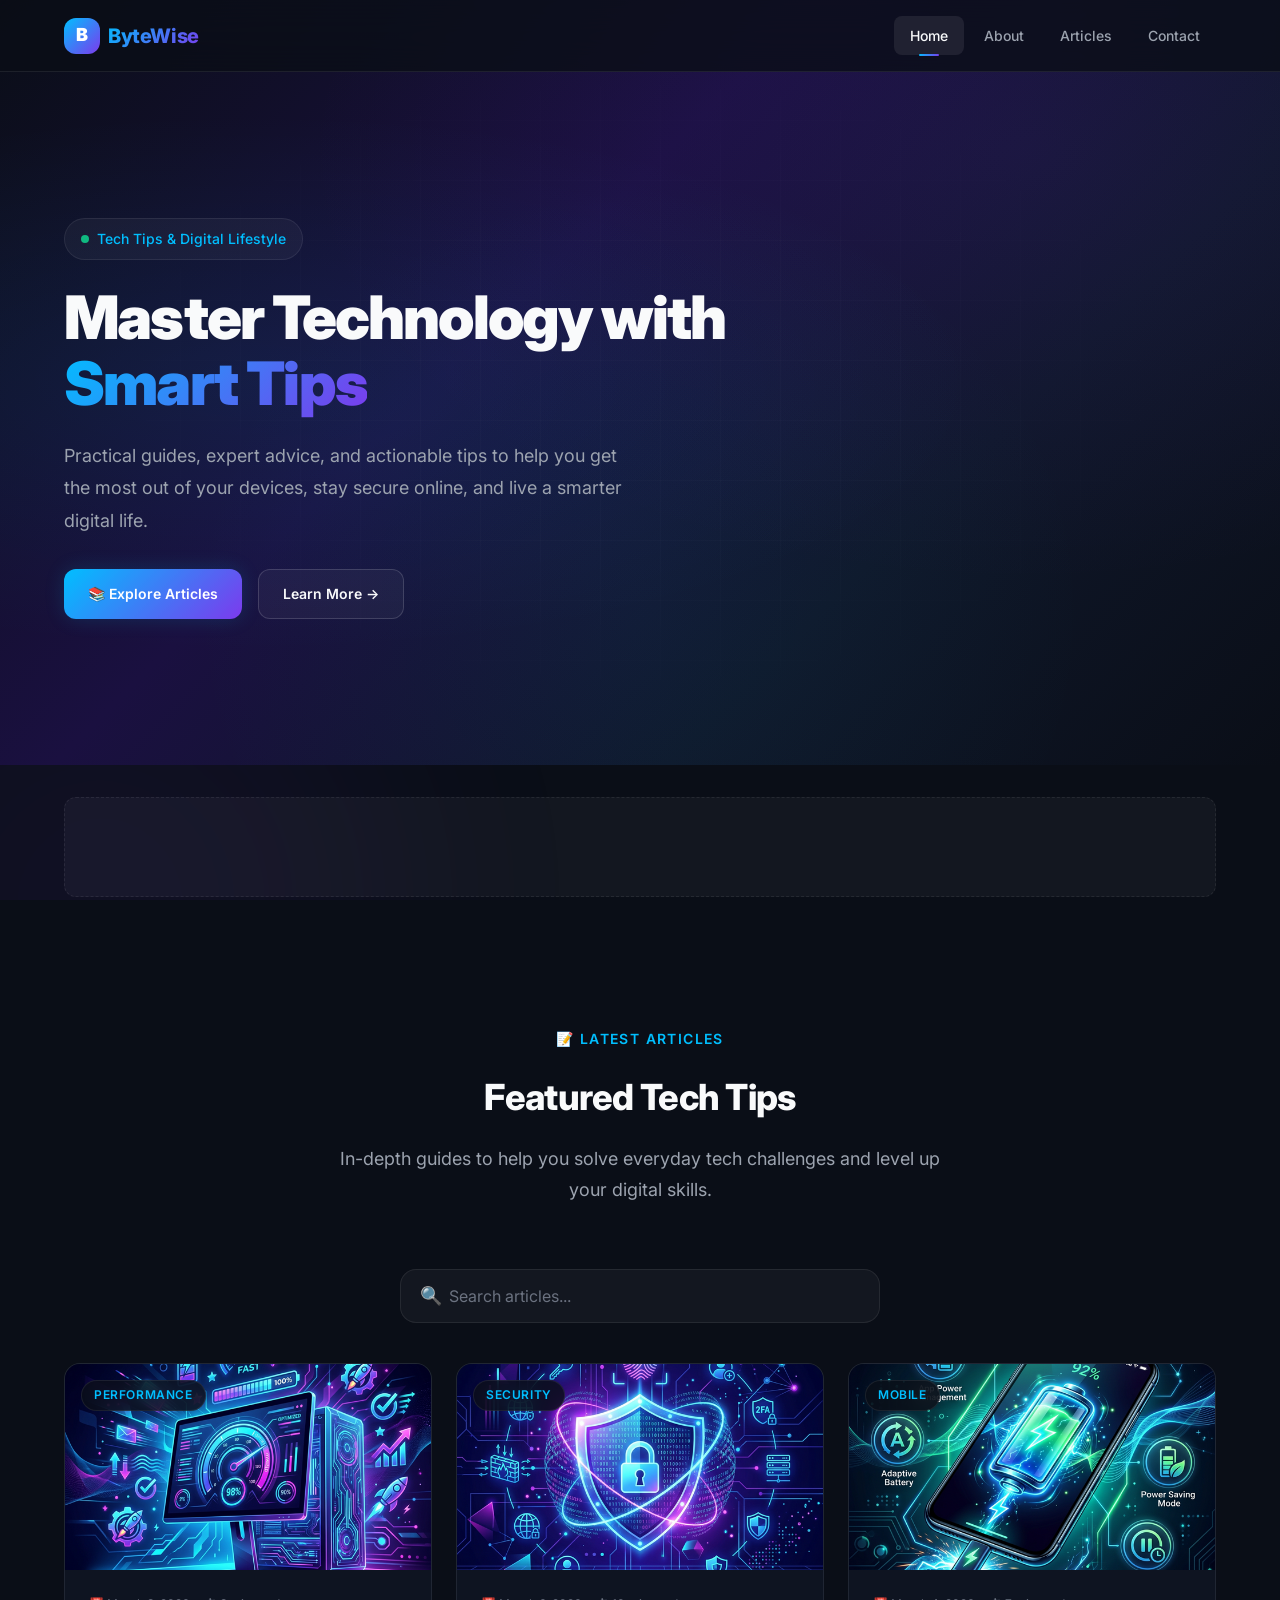
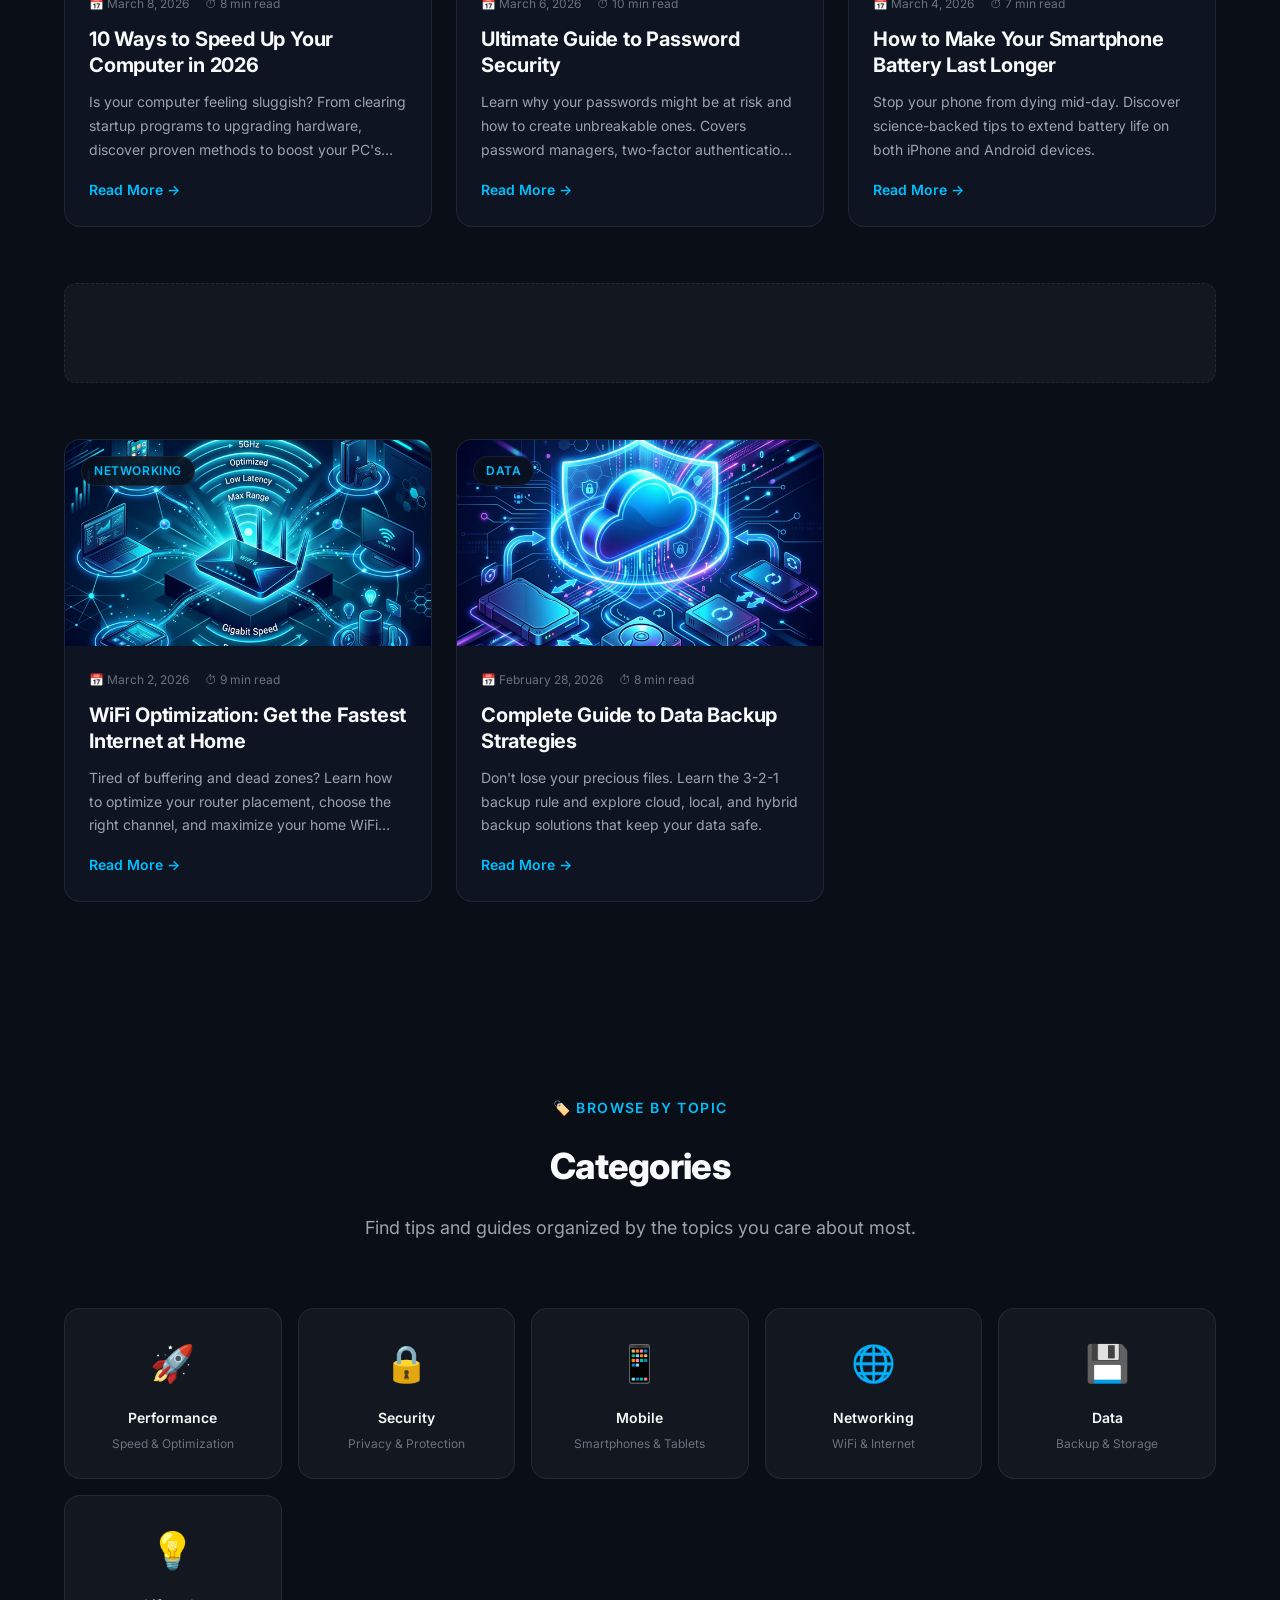
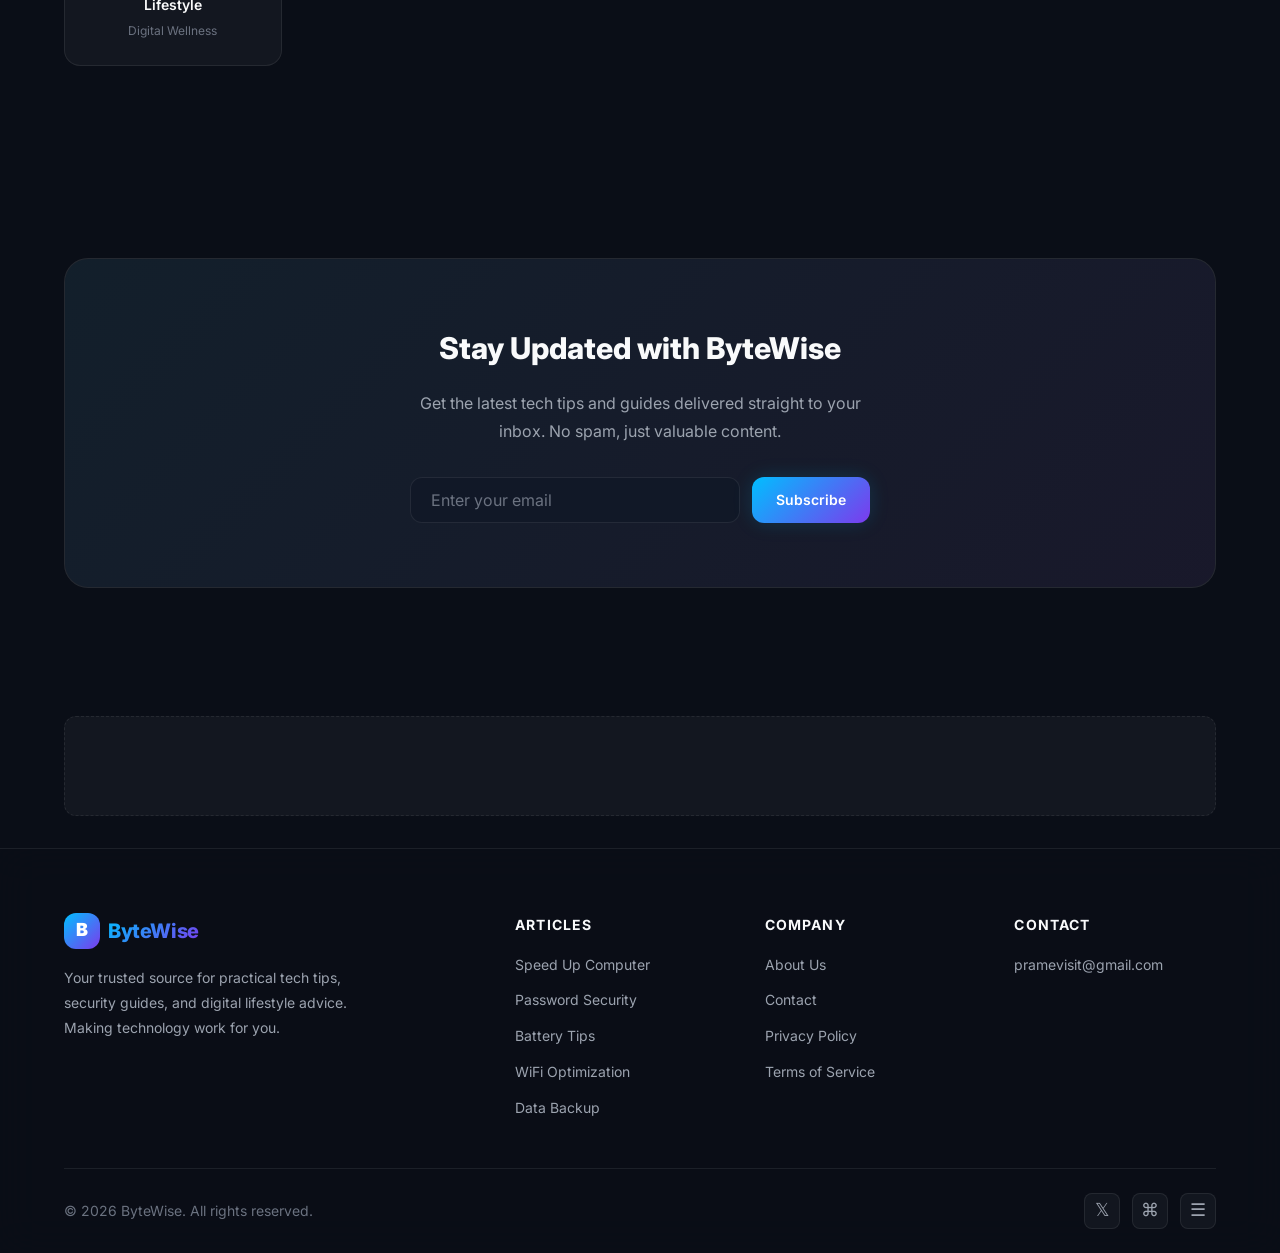
<file: index.html>
<!DOCTYPE html>
<html lang="en">

<head>
  <meta charset="UTF-8">
  <meta name="viewport" content="width=device-width, initial-scale=1.0">
  <title>ByteWise — Smart Tech Tips for Everyday Life</title>
  <meta name="description"
    content="ByteWise delivers practical tech tips, digital lifestyle guides, and expert advice to help you get the most out of your devices. Learn how to speed up your computer, secure your passwords, optimize WiFi, and more.">
  <meta name="keywords"
    content="tech tips, computer tips, smartphone tips, digital lifestyle, technology guides, WiFi optimization, password security, data backup">
  <meta name="author" content="ByteWise">
  <meta name="robots" content="index, follow">
  <meta name="google-site-verification" content="SlWyN3oz9Paq2HHYGo31rOFZ1ajq1xb7T689OpySdWM" />
  <link rel="canonical" href="https://bytewise.com/">

  <!-- Open Graph -->
  <meta property="og:type" content="website">
  <meta property="og:title" content="ByteWise — Smart Tech Tips for Everyday Life">
  <meta property="og:description"
    content="Practical tech tips, digital lifestyle guides, and expert advice to help you master technology.">
  <meta property="og:url" content="https://bytewise.com/">
  <meta property="og:site_name" content="ByteWise">

  <!-- Twitter Card -->
  <meta name="twitter:card" content="summary_large_image">
  <meta name="twitter:title" content="ByteWise — Smart Tech Tips for Everyday Life">
  <meta name="twitter:description"
    content="Practical tech tips, digital lifestyle guides, and expert advice to help you master technology.">

  <!-- Structured Data -->
  <script type="application/ld+json">
  {
    "@context": "https://schema.org",
    "@type": "Blog",
    "name": "ByteWise",
    "description": "Smart tech tips for everyday life",
    "url": "https://bytewise.com/",
    "publisher": {
      "@type": "Organization",
      "name": "ByteWise"
    }
  }
  </script>

  <script async src="https://pagead2.googlesyndication.com/pagead/js/adsbygoogle.js?client=ca-pub-6546957481428602"
    crossorigin="anonymous"></script>
  <link rel="stylesheet" href="css/style.css">
</head>

<body>

  <!-- Background Glow -->
  <div class="bg-glow" aria-hidden="true"></div>

  <!-- Header -->
  <header class="header" id="header">
    <div class="container">
      <a href="index.html" class="logo" aria-label="ByteWise Home">
        <div class="logo-icon">B</div>
        <span>ByteWise</span>
      </a>

      <nav class="nav" id="main-nav" aria-label="Main navigation">
        <a href="index.html" class="active">Home</a>
        <a href="about.html">About</a>
        <a href="articles/speed-up-computer.html">Articles</a>
        <a href="contact.html">Contact</a>
      </nav>

      <button class="mobile-menu-btn" id="mobile-menu-btn" aria-label="Toggle menu" aria-expanded="false">
        <span></span>
        <span></span>
        <span></span>
      </button>
    </div>
  </header>

  <main>
    <!-- Hero Section -->
    <section class="hero" id="hero">
      <div class="hero-grid" aria-hidden="true"></div>
      <div class="container">
        <div class="hero-content">
          <div class="hero-badge">
            <span class="dot"></span>
            Tech Tips &amp; Digital Lifestyle
          </div>
          <h1>
            Master Technology with <span class="gradient-text">Smart Tips</span>
          </h1>
          <p>
            Practical guides, expert advice, and actionable tips to help you get the most out of your devices, stay
            secure online, and live a smarter digital life.
          </p>
          <div class="hero-actions">
            <a href="#articles" class="btn btn--primary">
              📚 Explore Articles
            </a>
            <a href="about.html" class="btn btn--outline">
              Learn More →
            </a>
          </div>
        </div>
      </div>
    </section>

    <!-- Ad Slot: Below Hero -->
    <div class="container">
      <div class="ad-slot" aria-label="Advertisement">
        <!-- AdSense Ad Unit -->
      </div>
    </div>

    <!-- Featured Articles -->
    <section class="section" id="articles">
      <div class="container">
        <div class="section-header fade-in">
          <div class="section-label">📝 Latest Articles</div>
          <h2 class="section-title">Featured Tech Tips</h2>
          <p class="section-desc">In-depth guides to help you solve everyday tech challenges and level up your digital
            skills.</p>
        </div>

        <!-- Search Bar -->
        <div class="search-bar fade-in">
          <span class="search-bar__icon">🔍</span>
          <input type="text" id="search-input" placeholder="Search articles..." aria-label="Search articles">
        </div>

        <div class="articles-grid">
          <!-- Article 1 -->
          <article class="article-card fade-in" id="card-speed-up">
            <div class="article-card__image">
              <img src="images/speed-up-computer.png" alt="10 Ways to Speed Up Your Computer in 2026" loading="lazy"
                width="680" height="383">
              <span class="article-card__category">Performance</span>
            </div>
            <div class="article-card__body">
              <div class="article-card__meta">
                <span>📅 March 8, 2026</span>
                <span>⏱ 8 min read</span>
              </div>
              <h3 class="article-card__title">
                <a href="articles/speed-up-computer.html">10 Ways to Speed Up Your Computer in 2026</a>
              </h3>
              <p class="article-card__excerpt">
                Is your computer feeling sluggish? From clearing startup programs to upgrading hardware, discover proven
                methods to boost your PC's performance dramatically.
              </p>
              <div class="article-card__footer">
                <a href="articles/speed-up-computer.html" class="article-card__read-more">
                  Read More →
                </a>
              </div>
            </div>
          </article>

          <!-- Article 2 -->
          <article class="article-card fade-in" id="card-password">
            <div class="article-card__image">
              <img src="images/password-security.png" alt="Ultimate Guide to Password Security" loading="lazy"
                width="680" height="383">
              <span class="article-card__category">Security</span>
            </div>
            <div class="article-card__body">
              <div class="article-card__meta">
                <span>📅 March 6, 2026</span>
                <span>⏱ 10 min read</span>
              </div>
              <h3 class="article-card__title">
                <a href="articles/password-security.html">Ultimate Guide to Password Security</a>
              </h3>
              <p class="article-card__excerpt">
                Learn why your passwords might be at risk and how to create unbreakable ones. Covers password managers,
                two-factor authentication, and best practices.
              </p>
              <div class="article-card__footer">
                <a href="articles/password-security.html" class="article-card__read-more">
                  Read More →
                </a>
              </div>
            </div>
          </article>

          <!-- Article 3 -->
          <article class="article-card fade-in" id="card-battery">
            <div class="article-card__image">
              <img src="images/smartphone-battery.png" alt="How to Make Your Smartphone Battery Last Longer"
                loading="lazy" width="680" height="383">
              <span class="article-card__category">Mobile</span>
            </div>
            <div class="article-card__body">
              <div class="article-card__meta">
                <span>📅 March 4, 2026</span>
                <span>⏱ 7 min read</span>
              </div>
              <h3 class="article-card__title">
                <a href="articles/smartphone-battery.html">How to Make Your Smartphone Battery Last Longer</a>
              </h3>
              <p class="article-card__excerpt">
                Stop your phone from dying mid-day. Discover science-backed tips to extend battery life on both iPhone
                and Android devices.
              </p>
              <div class="article-card__footer">
                <a href="articles/smartphone-battery.html" class="article-card__read-more">
                  Read More →
                </a>
              </div>
            </div>
          </article>

          <!-- Ad Slot: Between Articles -->
          <div class="ad-slot" style="grid-column: 1 / -1;" aria-label="Advertisement">
            <!-- AdSense Ad Unit -->
          </div>

          <!-- Article 4 -->
          <article class="article-card fade-in" id="card-wifi">
            <div class="article-card__image">
              <img src="images/wifi-optimization.png" alt="WiFi Optimization: Get the Fastest Internet at Home"
                loading="lazy" width="680" height="383">
              <span class="article-card__category">Networking</span>
            </div>
            <div class="article-card__body">
              <div class="article-card__meta">
                <span>📅 March 2, 2026</span>
                <span>⏱ 9 min read</span>
              </div>
              <h3 class="article-card__title">
                <a href="articles/wifi-optimization.html">WiFi Optimization: Get the Fastest Internet at Home</a>
              </h3>
              <p class="article-card__excerpt">
                Tired of buffering and dead zones? Learn how to optimize your router placement, choose the right
                channel, and maximize your home WiFi speed.
              </p>
              <div class="article-card__footer">
                <a href="articles/wifi-optimization.html" class="article-card__read-more">
                  Read More →
                </a>
              </div>
            </div>
          </article>

          <!-- Article 5 -->
          <article class="article-card fade-in" id="card-backup">
            <div class="article-card__image">
              <img src="images/data-backup.png" alt="Complete Guide to Data Backup Strategies" loading="lazy"
                width="680" height="383">
              <span class="article-card__category">Data</span>
            </div>
            <div class="article-card__body">
              <div class="article-card__meta">
                <span>📅 February 28, 2026</span>
                <span>⏱ 8 min read</span>
              </div>
              <h3 class="article-card__title">
                <a href="articles/data-backup.html">Complete Guide to Data Backup Strategies</a>
              </h3>
              <p class="article-card__excerpt">
                Don't lose your precious files. Learn the 3-2-1 backup rule and explore cloud, local, and hybrid backup
                solutions that keep your data safe.
              </p>
              <div class="article-card__footer">
                <a href="articles/data-backup.html" class="article-card__read-more">
                  Read More →
                </a>
              </div>
            </div>
          </article>
        </div>
      </div>
    </section>

    <!-- Categories Section -->
    <section class="section" id="categories">
      <div class="container">
        <div class="section-header fade-in">
          <div class="section-label">🏷️ Browse by Topic</div>
          <h2 class="section-title">Categories</h2>
          <p class="section-desc">Find tips and guides organized by the topics you care about most.</p>
        </div>

        <div class="categories-grid">
          <div class="category-card fade-in">
            <span class="category-card__icon">🚀</span>
            <div class="category-card__name">Performance</div>
            <div class="category-card__count">Speed & Optimization</div>
          </div>
          <div class="category-card fade-in">
            <span class="category-card__icon">🔒</span>
            <div class="category-card__name">Security</div>
            <div class="category-card__count">Privacy & Protection</div>
          </div>
          <div class="category-card fade-in">
            <span class="category-card__icon">📱</span>
            <div class="category-card__name">Mobile</div>
            <div class="category-card__count">Smartphones & Tablets</div>
          </div>
          <div class="category-card fade-in">
            <span class="category-card__icon">🌐</span>
            <div class="category-card__name">Networking</div>
            <div class="category-card__count">WiFi & Internet</div>
          </div>
          <div class="category-card fade-in">
            <span class="category-card__icon">💾</span>
            <div class="category-card__name">Data</div>
            <div class="category-card__count">Backup & Storage</div>
          </div>
          <div class="category-card fade-in">
            <span class="category-card__icon">💡</span>
            <div class="category-card__name">Lifestyle</div>
            <div class="category-card__count">Digital Wellness</div>
          </div>
        </div>
      </div>
    </section>

    <!-- Newsletter -->
    <section class="section" id="newsletter">
      <div class="container">
        <div class="newsletter fade-in">
          <h2>Stay Updated with ByteWise</h2>
          <p>Get the latest tech tips and guides delivered straight to your inbox. No spam, just valuable content.</p>
          <form class="newsletter-form" id="newsletter-form">
            <input type="email" placeholder="Enter your email" required aria-label="Email address">
            <button type="submit" class="btn btn--primary">Subscribe</button>
          </form>
        </div>
      </div>
    </section>

    <!-- Ad Slot: Above Footer -->
    <div class="container">
      <div class="ad-slot" aria-label="Advertisement">
        <!-- AdSense Ad Unit -->
      </div>
    </div>
  </main>

  <!-- Footer -->
  <footer class="footer" id="footer">
    <div class="container">
      <div class="footer-main">
        <div class="footer-brand">
          <a href="index.html" class="logo">
            <div class="logo-icon">B</div>
            <span>ByteWise</span>
          </a>
          <p>Your trusted source for practical tech tips, security guides, and digital lifestyle advice. Making
            technology work for you.</p>
        </div>

        <div>
          <h4 class="footer-heading">Articles</h4>
          <div class="footer-links">
            <a href="articles/speed-up-computer.html">Speed Up Computer</a>
            <a href="articles/password-security.html">Password Security</a>
            <a href="articles/smartphone-battery.html">Battery Tips</a>
            <a href="articles/wifi-optimization.html">WiFi Optimization</a>
            <a href="articles/data-backup.html">Data Backup</a>
          </div>
        </div>

        <div>
          <h4 class="footer-heading">Company</h4>
          <div class="footer-links">
            <a href="about.html">About Us</a>
            <a href="contact.html">Contact</a>
            <a href="privacy-policy.html">Privacy Policy</a>
            <a href="terms.html">Terms of Service</a>
          </div>
        </div>

        <div>
          <h4 class="footer-heading">Contact</h4>
          <div class="footer-links">
            <a href="mailto:pramevisit@gmail.com">pramevisit@gmail.com</a>
          </div>
        </div>
      </div>

      <div class="footer-bottom">
        <p>&copy; 2026 ByteWise. All rights reserved.</p>
        <div class="footer-social">
          <a href="#" aria-label="Twitter">𝕏</a>
          <a href="#" aria-label="GitHub">⌘</a>
          <a href="#" aria-label="RSS">☰</a>
        </div>
      </div>
    </div>
  </footer>

  <script src="js/main.js"></script>
</body>

</html>
</file>
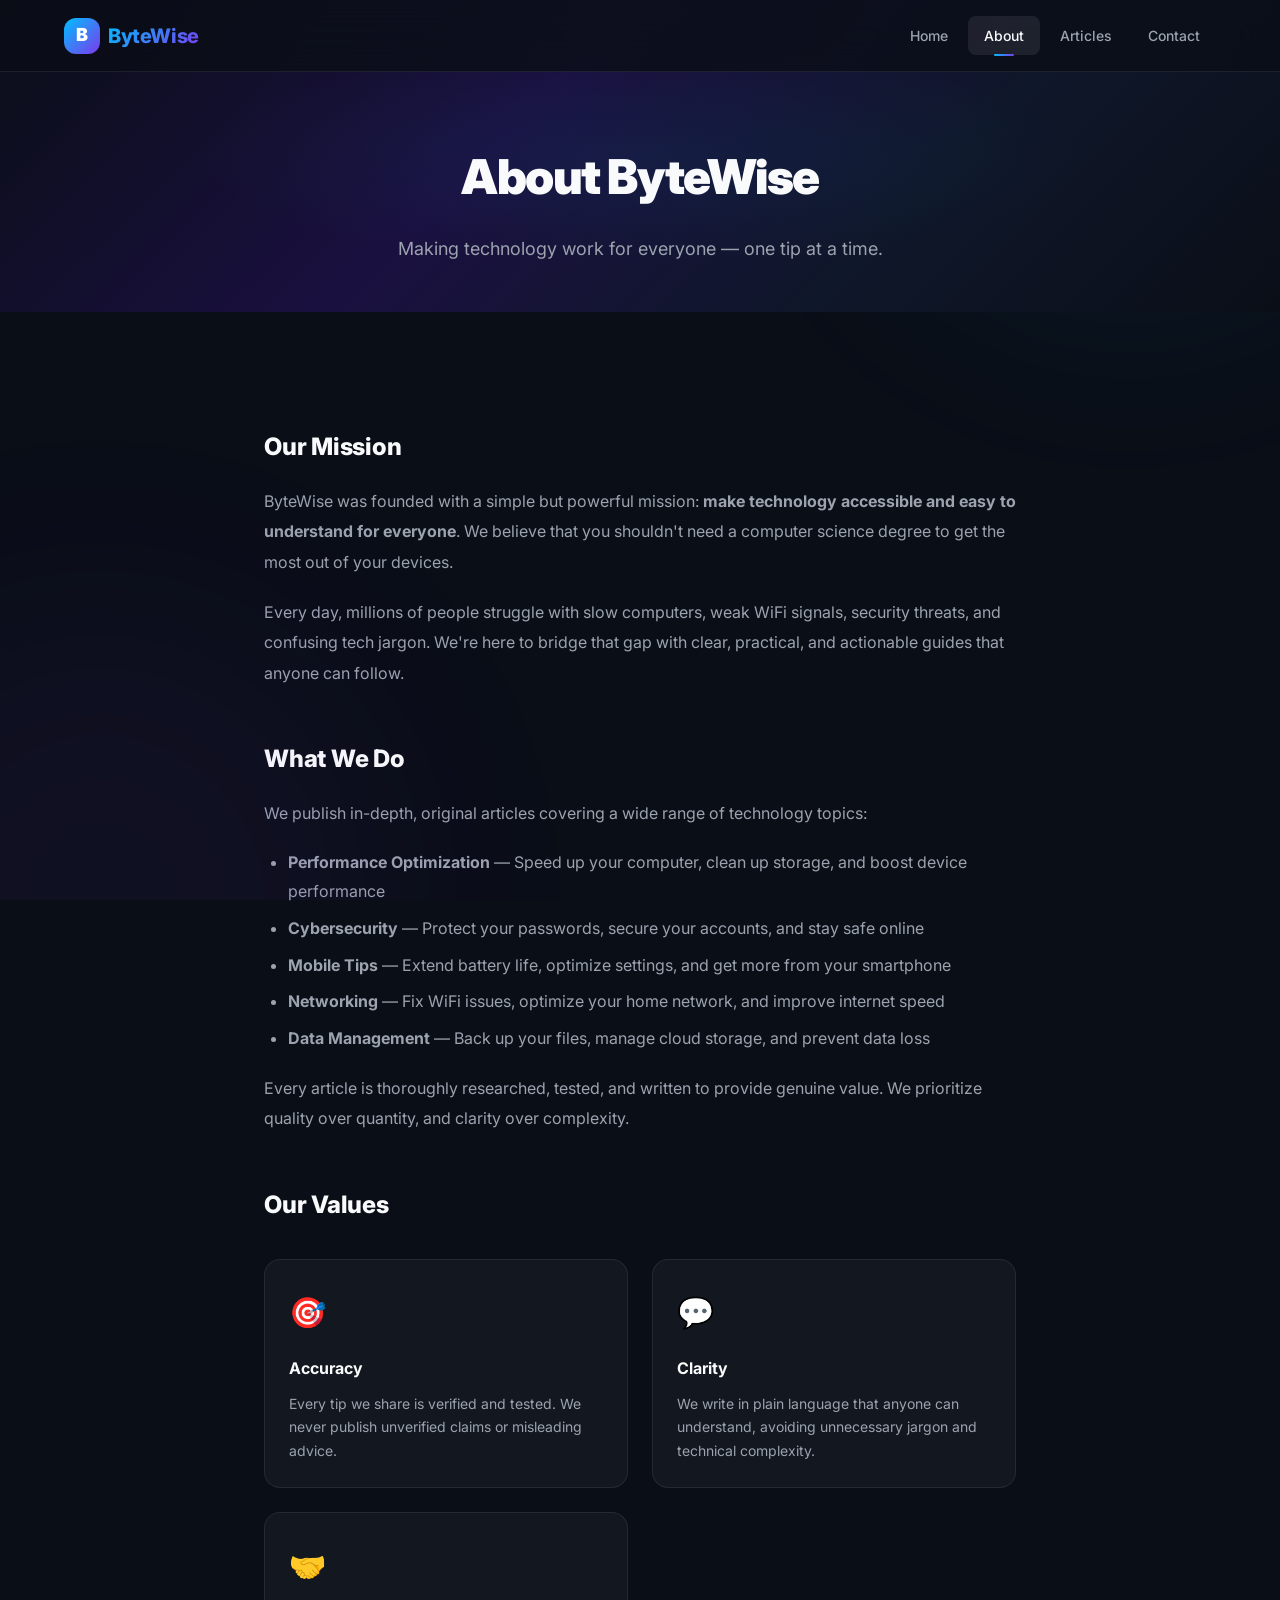
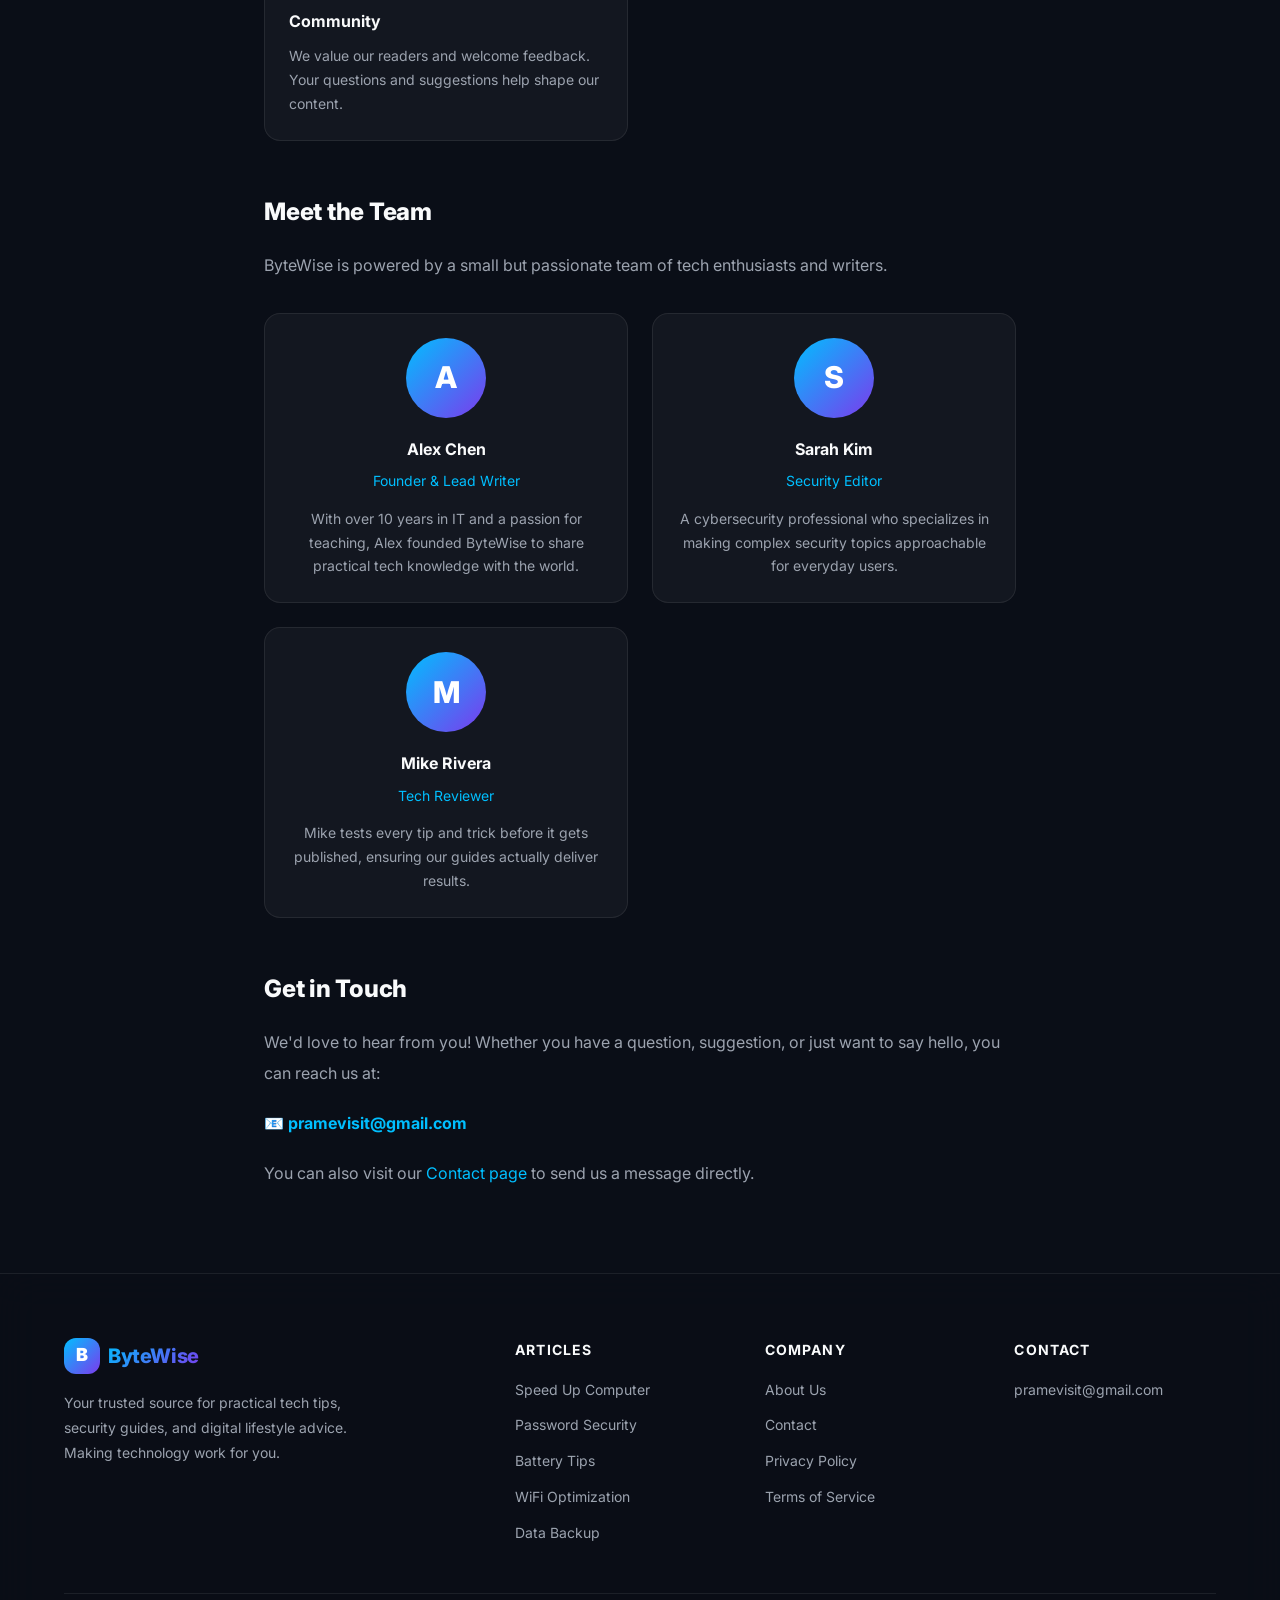
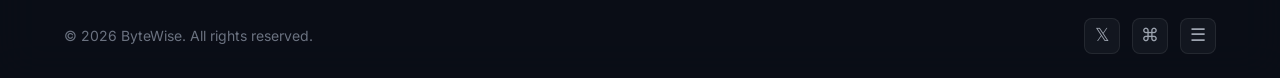
<file: about.html>
<!DOCTYPE html>
<html lang="en">

<head>
    <meta charset="UTF-8">
    <meta name="viewport" content="width=device-width, initial-scale=1.0">
    <title>About Us — ByteWise | Tech Tips &amp; Digital Lifestyle Blog</title>
    <meta name="description"
        content="Learn about ByteWise — our mission to make technology accessible through practical tips, expert guides, and actionable advice for everyday users.">
    <meta name="robots" content="index, follow">
    <meta name="google-site-verification" content="SlWyN3oz9Paq2HHYGo31rOFZ1ajq1xb7T689OpySdWM" />
    <link rel="canonical" href="https://bytewise.com/about.html">

    <meta property="og:type" content="website">
    <meta property="og:title" content="About Us — ByteWise">
    <meta property="og:description"
        content="Learn about ByteWise — our mission to make technology accessible through practical tips and expert guides.">

    <script async src="https://pagead2.googlesyndication.com/pagead/js/adsbygoogle.js?client=ca-pub-6546957481428602"
        crossorigin="anonymous"></script>
    <link rel="stylesheet" href="css/style.css">
</head>

<body>

    <div class="bg-glow" aria-hidden="true"></div>

    <!-- Header -->
    <header class="header" id="header">
        <div class="container">
            <a href="index.html" class="logo" aria-label="ByteWise Home">
                <div class="logo-icon">B</div>
                <span>ByteWise</span>
            </a>
            <nav class="nav" id="main-nav" aria-label="Main navigation">
                <a href="index.html">Home</a>
                <a href="about.html" class="active">About</a>
                <a href="articles/speed-up-computer.html">Articles</a>
                <a href="contact.html">Contact</a>
            </nav>
            <button class="mobile-menu-btn" id="mobile-menu-btn" aria-label="Toggle menu" aria-expanded="false">
                <span></span><span></span><span></span>
            </button>
        </div>
    </header>

    <main>
        <!-- Page Hero -->
        <section class="page-hero">
            <div class="container">
                <h1>About <span class="gradient-text">ByteWise</span></h1>
                <p>Making technology work for everyone — one tip at a time.</p>
            </div>
        </section>

        <!-- Content -->
        <section class="page-content">
            <div class="container container--narrow">

                <h2>Our Mission</h2>
                <p>ByteWise was founded with a simple but powerful mission: <strong>make technology accessible and easy
                        to understand for everyone</strong>. We believe that you shouldn't need a computer science
                    degree to get the most out of your devices.</p>
                <p>Every day, millions of people struggle with slow computers, weak WiFi signals, security threats, and
                    confusing tech jargon. We're here to bridge that gap with clear, practical, and actionable guides
                    that anyone can follow.</p>

                <h2>What We Do</h2>
                <p>We publish in-depth, original articles covering a wide range of technology topics:</p>
                <ul>
                    <li><strong>Performance Optimization</strong> — Speed up your computer, clean up storage, and boost
                        device performance</li>
                    <li><strong>Cybersecurity</strong> — Protect your passwords, secure your accounts, and stay safe
                        online</li>
                    <li><strong>Mobile Tips</strong> — Extend battery life, optimize settings, and get more from your
                        smartphone</li>
                    <li><strong>Networking</strong> — Fix WiFi issues, optimize your home network, and improve internet
                        speed</li>
                    <li><strong>Data Management</strong> — Back up your files, manage cloud storage, and prevent data
                        loss</li>
                </ul>
                <p>Every article is thoroughly researched, tested, and written to provide genuine value. We prioritize
                    quality over quantity, and clarity over complexity.</p>

                <h2>Our Values</h2>
                <div class="values-grid">
                    <div class="value-card fade-in">
                        <div class="value-card__icon">🎯</div>
                        <div class="value-card__title">Accuracy</div>
                        <div class="value-card__desc">Every tip we share is verified and tested. We never publish
                            unverified claims or misleading advice.</div>
                    </div>
                    <div class="value-card fade-in">
                        <div class="value-card__icon">💬</div>
                        <div class="value-card__title">Clarity</div>
                        <div class="value-card__desc">We write in plain language that anyone can understand, avoiding
                            unnecessary jargon and technical complexity.</div>
                    </div>
                    <div class="value-card fade-in">
                        <div class="value-card__icon">🤝</div>
                        <div class="value-card__title">Community</div>
                        <div class="value-card__desc">We value our readers and welcome feedback. Your questions and
                            suggestions help shape our content.</div>
                    </div>
                </div>

                <h2>Meet the Team</h2>
                <p>ByteWise is powered by a small but passionate team of tech enthusiasts and writers.</p>
                <div class="team-grid">
                    <div class="team-card fade-in">
                        <div class="team-card__avatar">A</div>
                        <div class="team-card__name">Alex Chen</div>
                        <div class="team-card__role">Founder & Lead Writer</div>
                        <div class="team-card__desc">With over 10 years in IT and a passion for teaching, Alex founded
                            ByteWise to share practical tech knowledge with the world.</div>
                    </div>
                    <div class="team-card fade-in">
                        <div class="team-card__avatar">S</div>
                        <div class="team-card__name">Sarah Kim</div>
                        <div class="team-card__role">Security Editor</div>
                        <div class="team-card__desc">A cybersecurity professional who specializes in making complex
                            security topics approachable for everyday users.</div>
                    </div>
                    <div class="team-card fade-in">
                        <div class="team-card__avatar">M</div>
                        <div class="team-card__name">Mike Rivera</div>
                        <div class="team-card__role">Tech Reviewer</div>
                        <div class="team-card__desc">Mike tests every tip and trick before it gets published, ensuring
                            our guides actually deliver results.</div>
                    </div>
                </div>

                <h2>Get in Touch</h2>
                <p>We'd love to hear from you! Whether you have a question, suggestion, or just want to say hello, you
                    can reach us at:</p>
                <p>📧 <strong><a href="mailto:pramevisit@gmail.com">pramevisit@gmail.com</a></strong></p>
                <p>You can also visit our <a href="contact.html">Contact page</a> to send us a message directly.</p>

            </div>
        </section>
    </main>

    <!-- Footer -->
    <footer class="footer" id="footer">
        <div class="container">
            <div class="footer-main">
                <div class="footer-brand">
                    <a href="index.html" class="logo">
                        <div class="logo-icon">B</div>
                        <span>ByteWise</span>
                    </a>
                    <p>Your trusted source for practical tech tips, security guides, and digital lifestyle advice.
                        Making technology work for you.</p>
                </div>
                <div>
                    <h4 class="footer-heading">Articles</h4>
                    <div class="footer-links">
                        <a href="articles/speed-up-computer.html">Speed Up Computer</a>
                        <a href="articles/password-security.html">Password Security</a>
                        <a href="articles/smartphone-battery.html">Battery Tips</a>
                        <a href="articles/wifi-optimization.html">WiFi Optimization</a>
                        <a href="articles/data-backup.html">Data Backup</a>
                    </div>
                </div>
                <div>
                    <h4 class="footer-heading">Company</h4>
                    <div class="footer-links">
                        <a href="about.html">About Us</a>
                        <a href="contact.html">Contact</a>
                        <a href="privacy-policy.html">Privacy Policy</a>
                        <a href="terms.html">Terms of Service</a>
                    </div>
                </div>
                <div>
                    <h4 class="footer-heading">Contact</h4>
                    <div class="footer-links">
                        <a href="mailto:pramevisit@gmail.com">pramevisit@gmail.com</a>
                    </div>
                </div>
            </div>
            <div class="footer-bottom">
                <p>&copy; 2026 ByteWise. All rights reserved.</p>
                <div class="footer-social">
                    <a href="#" aria-label="Twitter">𝕏</a>
                    <a href="#" aria-label="GitHub">⌘</a>
                    <a href="#" aria-label="RSS">☰</a>
                </div>
            </div>
        </div>
    </footer>

    <script src="js/main.js"></script>
</body>

</html>
</file>
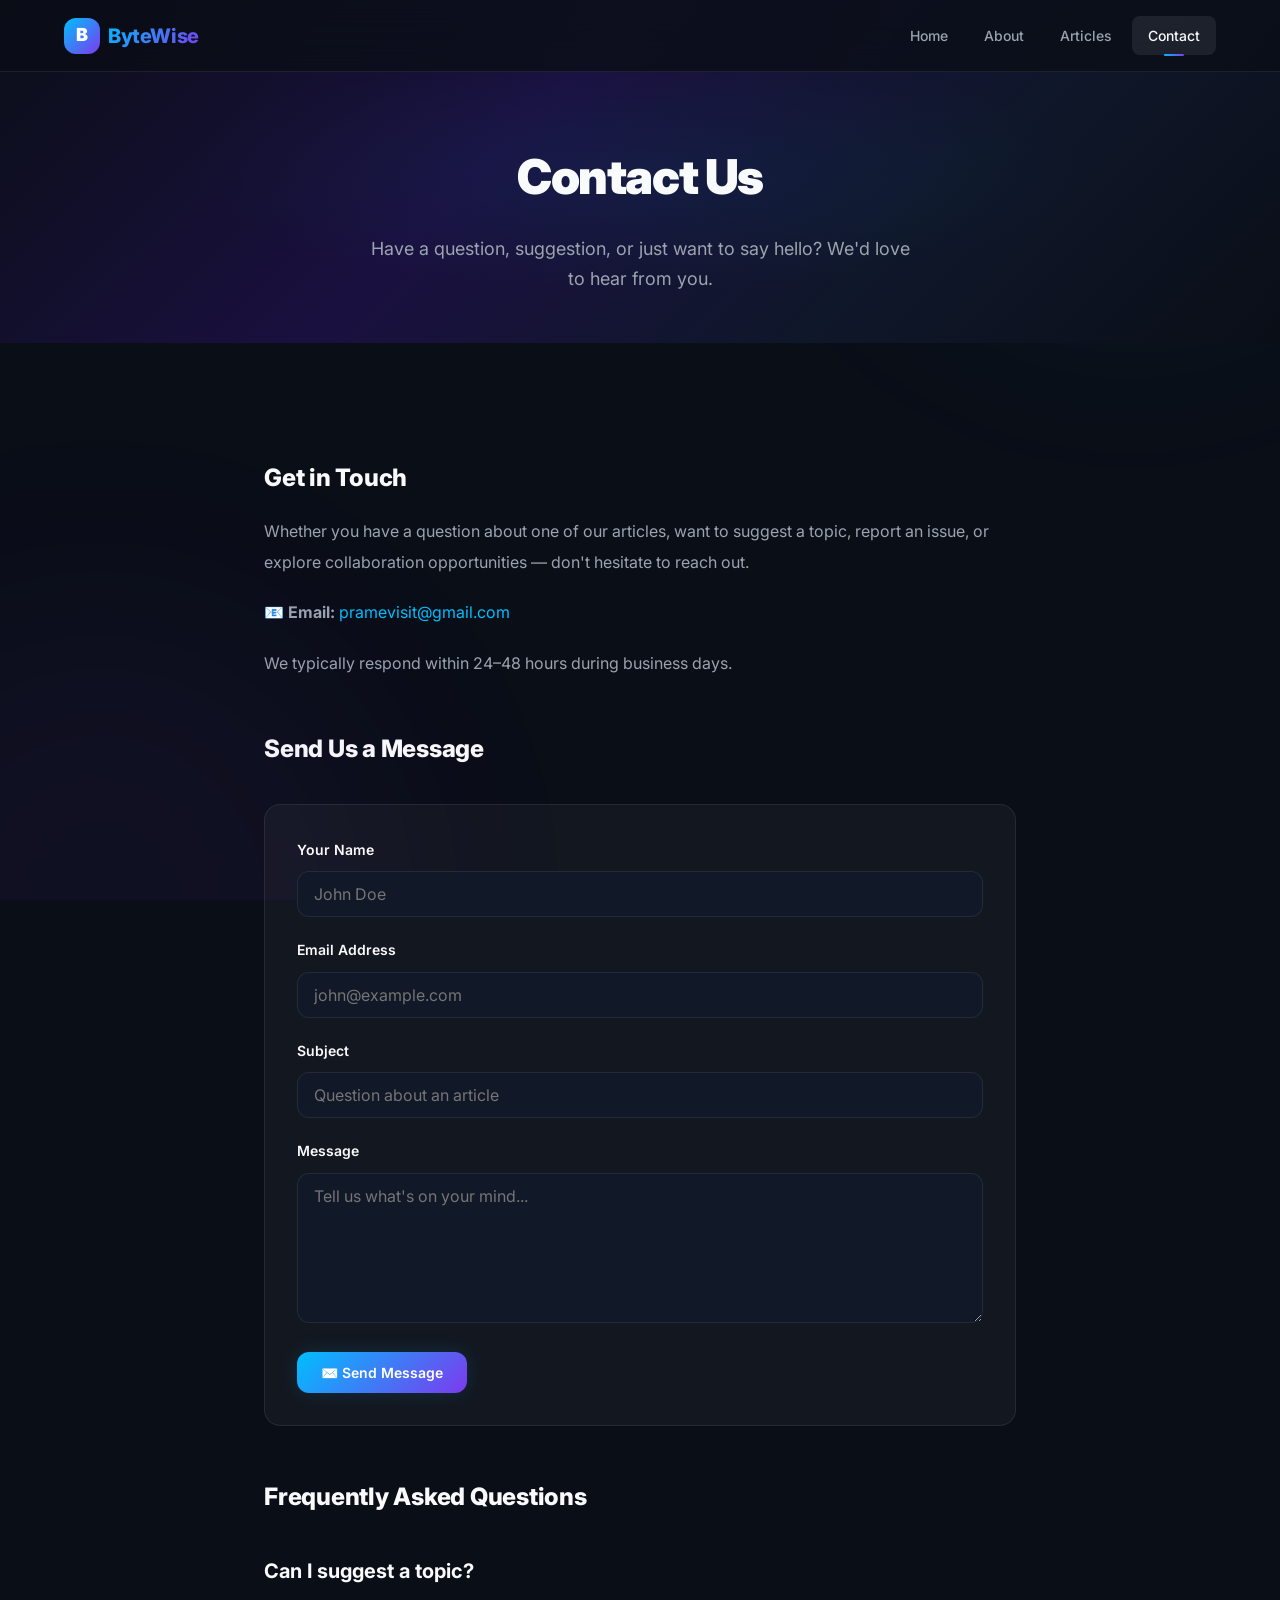
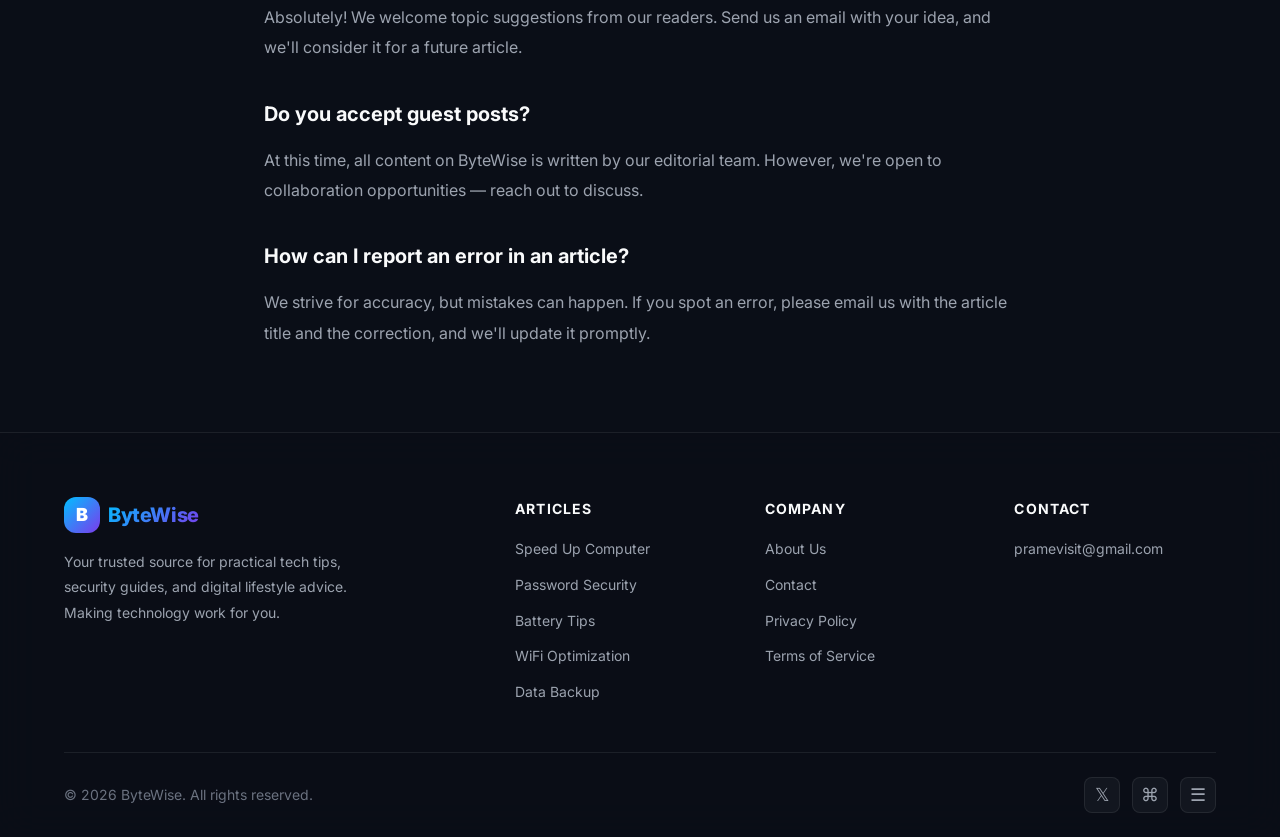
<file: contact.html>
<!DOCTYPE html>
<html lang="en">

<head>
    <meta charset="UTF-8">
    <meta name="viewport" content="width=device-width, initial-scale=1.0">
    <title>Contact Us — ByteWise | Get in Touch</title>
    <meta name="description"
        content="Have a question or suggestion? Contact ByteWise at pramevisit@gmail.com or use our contact form. We'd love to hear from you!">
    <meta name="robots" content="index, follow">
    <meta name="google-site-verification" content="SlWyN3oz9Paq2HHYGo31rOFZ1ajq1xb7T689OpySdWM" />
    <link rel="canonical" href="https://bytewise.com/contact.html">

    <meta property="og:type" content="website">
    <meta property="og:title" content="Contact Us — ByteWise">
    <meta property="og:description"
        content="Get in touch with the ByteWise team. Send us your questions, suggestions, or feedback.">

    <script async src="https://pagead2.googlesyndication.com/pagead/js/adsbygoogle.js?client=ca-pub-6546957481428602"
        crossorigin="anonymous"></script>
    <link rel="stylesheet" href="css/style.css">
</head>

<body>

    <div class="bg-glow" aria-hidden="true"></div>

    <header class="header" id="header">
        <div class="container">
            <a href="index.html" class="logo" aria-label="ByteWise Home">
                <div class="logo-icon">B</div>
                <span>ByteWise</span>
            </a>
            <nav class="nav" id="main-nav" aria-label="Main navigation">
                <a href="index.html">Home</a>
                <a href="about.html">About</a>
                <a href="articles/speed-up-computer.html">Articles</a>
                <a href="contact.html" class="active">Contact</a>
            </nav>
            <button class="mobile-menu-btn" id="mobile-menu-btn" aria-label="Toggle menu" aria-expanded="false">
                <span></span><span></span><span></span>
            </button>
        </div>
    </header>

    <main>
        <section class="page-hero">
            <div class="container">
                <h1>Contact <span class="gradient-text">Us</span></h1>
                <p>Have a question, suggestion, or just want to say hello? We'd love to hear from you.</p>
            </div>
        </section>

        <section class="page-content">
            <div class="container container--narrow">

                <h2>Get in Touch</h2>
                <p>Whether you have a question about one of our articles, want to suggest a topic, report an issue, or
                    explore collaboration opportunities — don't hesitate to reach out.</p>

                <p>📧 <strong>Email:</strong> <a href="mailto:pramevisit@gmail.com">pramevisit@gmail.com</a></p>
                <p>We typically respond within 24–48 hours during business days.</p>

                <h2>Send Us a Message</h2>
                <form class="contact-form fade-in" id="contact-form">
                    <div class="form-group">
                        <label for="contact-name">Your Name</label>
                        <input type="text" id="contact-name" name="name" placeholder="John Doe" required>
                    </div>
                    <div class="form-group">
                        <label for="contact-email">Email Address</label>
                        <input type="email" id="contact-email" name="email" placeholder="john@example.com" required>
                    </div>
                    <div class="form-group">
                        <label for="contact-subject">Subject</label>
                        <input type="text" id="contact-subject" name="subject" placeholder="Question about an article"
                            required>
                    </div>
                    <div class="form-group">
                        <label for="contact-message">Message</label>
                        <textarea id="contact-message" name="message" placeholder="Tell us what's on your mind..."
                            required></textarea>
                    </div>
                    <button type="submit" class="btn btn--primary" id="contact-submit">
                        ✉️ Send Message
                    </button>
                </form>

                <h2>Frequently Asked Questions</h2>

                <h3>Can I suggest a topic?</h3>
                <p>Absolutely! We welcome topic suggestions from our readers. Send us an email with your idea, and we'll
                    consider it for a future article.</p>

                <h3>Do you accept guest posts?</h3>
                <p>At this time, all content on ByteWise is written by our editorial team. However, we're open to
                    collaboration opportunities — reach out to discuss.</p>

                <h3>How can I report an error in an article?</h3>
                <p>We strive for accuracy, but mistakes can happen. If you spot an error, please email us with the
                    article title and the correction, and we'll update it promptly.</p>

            </div>
        </section>
    </main>

    <footer class="footer" id="footer">
        <div class="container">
            <div class="footer-main">
                <div class="footer-brand">
                    <a href="index.html" class="logo">
                        <div class="logo-icon">B</div>
                        <span>ByteWise</span>
                    </a>
                    <p>Your trusted source for practical tech tips, security guides, and digital lifestyle advice.
                        Making technology work for you.</p>
                </div>
                <div>
                    <h4 class="footer-heading">Articles</h4>
                    <div class="footer-links">
                        <a href="articles/speed-up-computer.html">Speed Up Computer</a>
                        <a href="articles/password-security.html">Password Security</a>
                        <a href="articles/smartphone-battery.html">Battery Tips</a>
                        <a href="articles/wifi-optimization.html">WiFi Optimization</a>
                        <a href="articles/data-backup.html">Data Backup</a>
                    </div>
                </div>
                <div>
                    <h4 class="footer-heading">Company</h4>
                    <div class="footer-links">
                        <a href="about.html">About Us</a>
                        <a href="contact.html">Contact</a>
                        <a href="privacy-policy.html">Privacy Policy</a>
                        <a href="terms.html">Terms of Service</a>
                    </div>
                </div>
                <div>
                    <h4 class="footer-heading">Contact</h4>
                    <div class="footer-links">
                        <a href="mailto:pramevisit@gmail.com">pramevisit@gmail.com</a>
                    </div>
                </div>
            </div>
            <div class="footer-bottom">
                <p>&copy; 2026 ByteWise. All rights reserved.</p>
                <div class="footer-social">
                    <a href="#" aria-label="Twitter">𝕏</a>
                    <a href="#" aria-label="GitHub">⌘</a>
                    <a href="#" aria-label="RSS">☰</a>
                </div>
            </div>
        </div>
    </footer>

    <script src="js/main.js"></script>
</body>

</html>
</file>
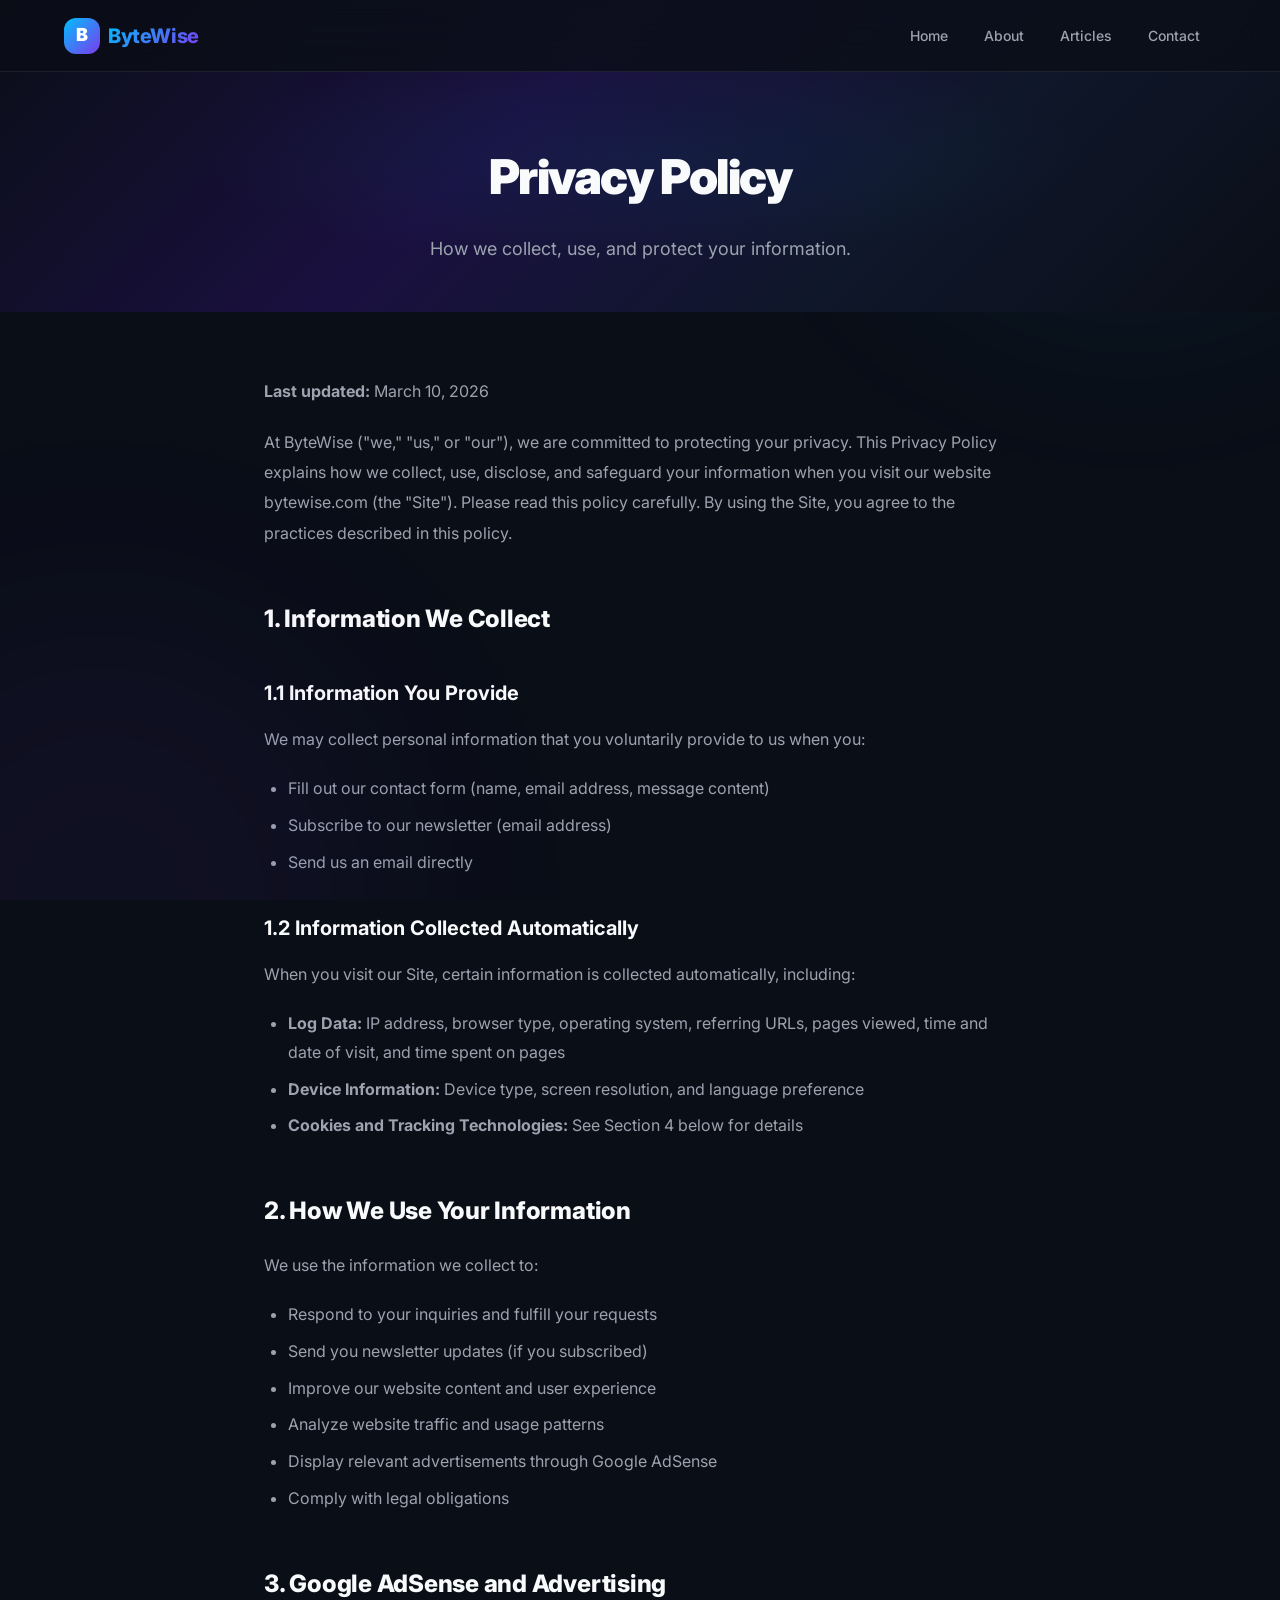
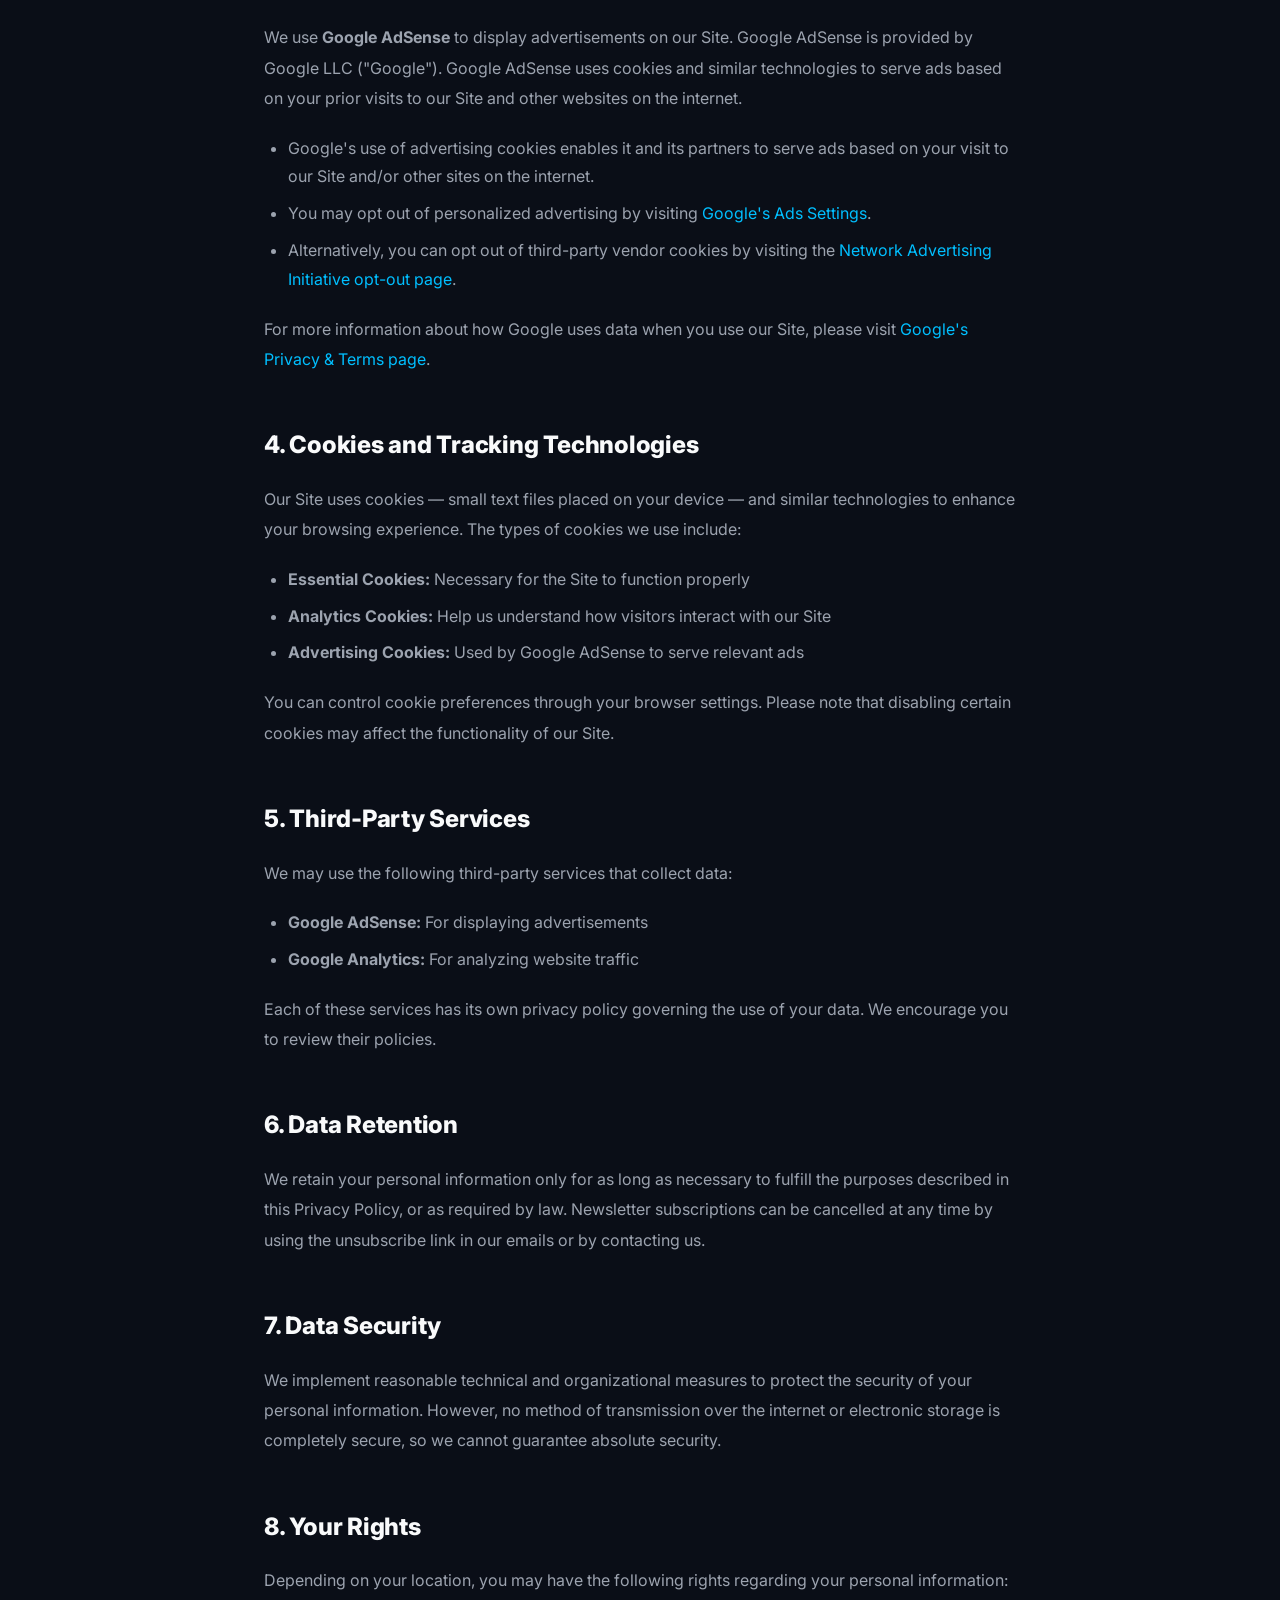
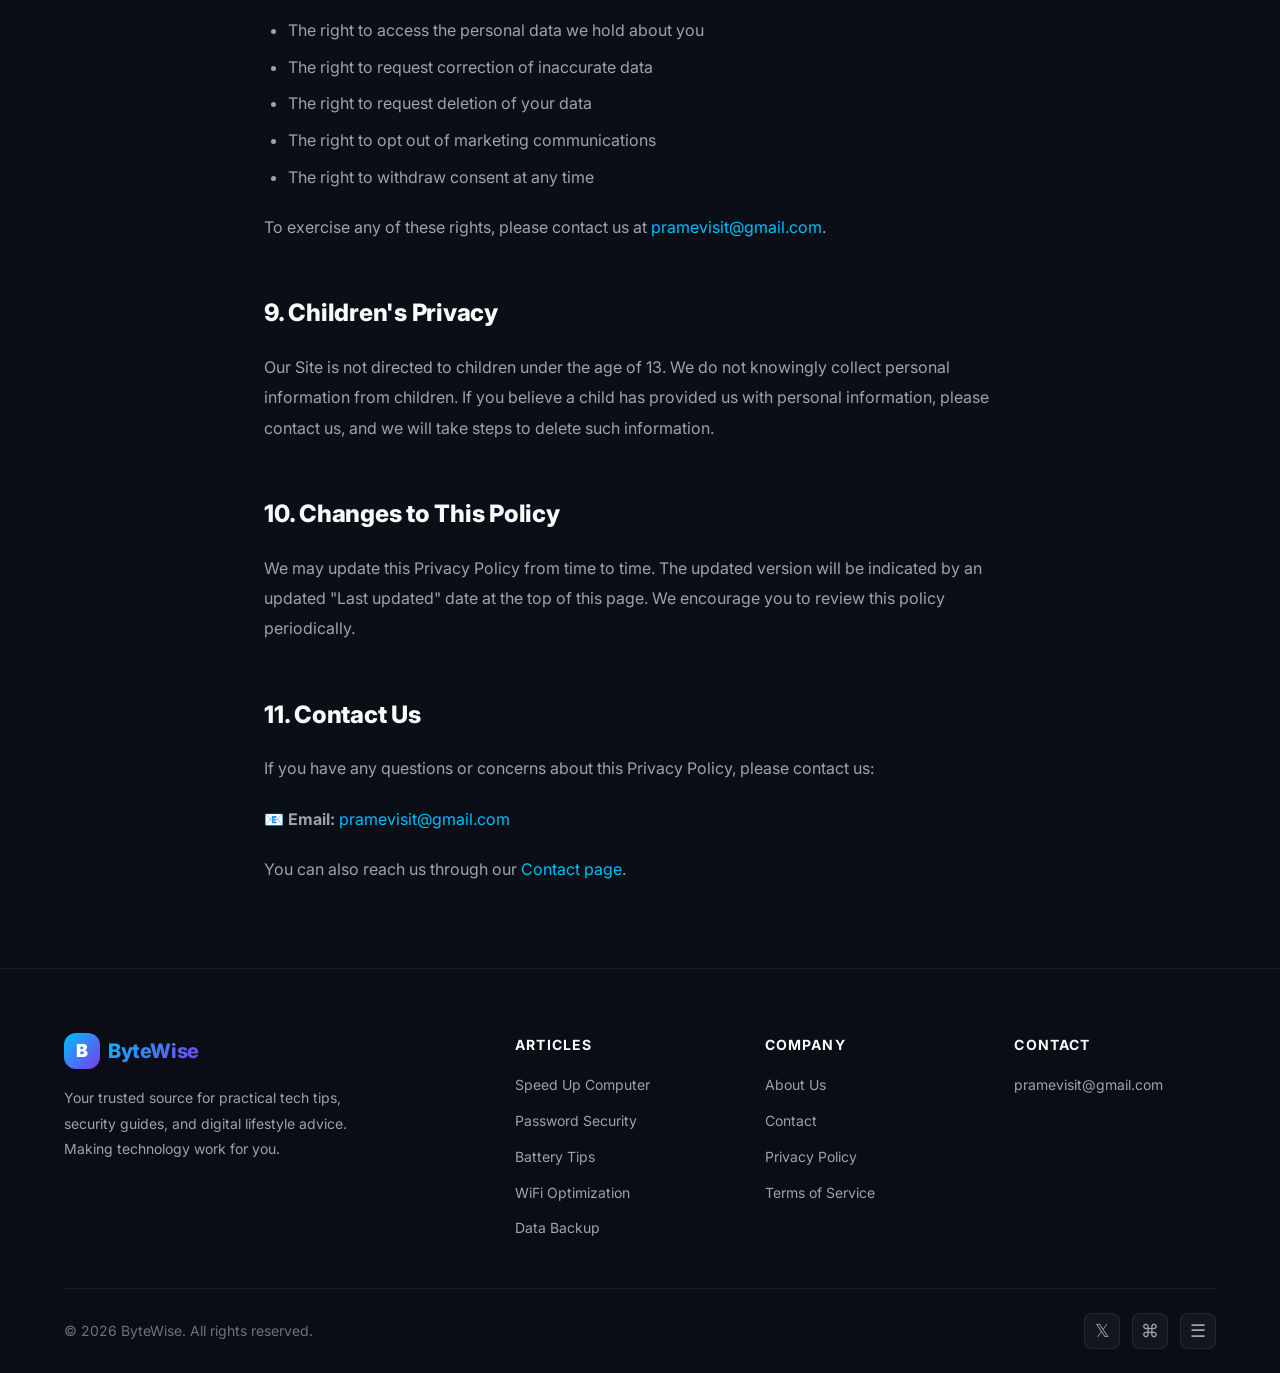
<file: privacy-policy.html>
<!DOCTYPE html>
<html lang="en">

<head>
    <meta charset="UTF-8">
    <meta name="viewport" content="width=device-width, initial-scale=1.0">
    <title>Privacy Policy — ByteWise</title>
    <meta name="description"
        content="ByteWise Privacy Policy — Learn how we collect, use, and protect your personal information when you visit our website.">
    <meta name="robots" content="index, follow">
    <meta name="google-site-verification" content="SlWyN3oz9Paq2HHYGo31rOFZ1ajq1xb7T689OpySdWM" />
    <link rel="canonical" href="https://bytewise.com/privacy-policy.html">

    <script async src="https://pagead2.googlesyndication.com/pagead/js/adsbygoogle.js?client=ca-pub-6546957481428602"
        crossorigin="anonymous"></script>
    <link rel="stylesheet" href="css/style.css">
</head>

<body>

    <div class="bg-glow" aria-hidden="true"></div>

    <header class="header" id="header">
        <div class="container">
            <a href="index.html" class="logo" aria-label="ByteWise Home">
                <div class="logo-icon">B</div>
                <span>ByteWise</span>
            </a>
            <nav class="nav" id="main-nav" aria-label="Main navigation">
                <a href="index.html">Home</a>
                <a href="about.html">About</a>
                <a href="articles/speed-up-computer.html">Articles</a>
                <a href="contact.html">Contact</a>
            </nav>
            <button class="mobile-menu-btn" id="mobile-menu-btn" aria-label="Toggle menu" aria-expanded="false">
                <span></span><span></span><span></span>
            </button>
        </div>
    </header>

    <main>
        <section class="page-hero">
            <div class="container">
                <h1>Privacy <span class="gradient-text">Policy</span></h1>
                <p>How we collect, use, and protect your information.</p>
            </div>
        </section>

        <section class="page-content">
            <div class="container container--narrow">

                <p><strong>Last updated:</strong> March 10, 2026</p>

                <p>At ByteWise ("we," "us," or "our"), we are committed to protecting your privacy. This Privacy Policy
                    explains how we collect, use, disclose, and safeguard your information when you visit our website
                    bytewise.com (the "Site"). Please read this policy carefully. By using the Site, you agree to the
                    practices described in this policy.</p>

                <h2>1. Information We Collect</h2>

                <h3>1.1 Information You Provide</h3>
                <p>We may collect personal information that you voluntarily provide to us when you:</p>
                <ul>
                    <li>Fill out our contact form (name, email address, message content)</li>
                    <li>Subscribe to our newsletter (email address)</li>
                    <li>Send us an email directly</li>
                </ul>

                <h3>1.2 Information Collected Automatically</h3>
                <p>When you visit our Site, certain information is collected automatically, including:</p>
                <ul>
                    <li><strong>Log Data:</strong> IP address, browser type, operating system, referring URLs, pages
                        viewed, time and date of visit, and time spent on pages</li>
                    <li><strong>Device Information:</strong> Device type, screen resolution, and language preference
                    </li>
                    <li><strong>Cookies and Tracking Technologies:</strong> See Section 4 below for details</li>
                </ul>

                <h2>2. How We Use Your Information</h2>
                <p>We use the information we collect to:</p>
                <ul>
                    <li>Respond to your inquiries and fulfill your requests</li>
                    <li>Send you newsletter updates (if you subscribed)</li>
                    <li>Improve our website content and user experience</li>
                    <li>Analyze website traffic and usage patterns</li>
                    <li>Display relevant advertisements through Google AdSense</li>
                    <li>Comply with legal obligations</li>
                </ul>

                <h2>3. Google AdSense and Advertising</h2>
                <p>We use <strong>Google AdSense</strong> to display advertisements on our Site. Google AdSense is
                    provided by Google LLC ("Google"). Google AdSense uses cookies and similar technologies to serve ads
                    based on your prior visits to our Site and other websites on the internet.</p>
                <ul>
                    <li>Google's use of advertising cookies enables it and its partners to serve ads based on your visit
                        to our Site and/or other sites on the internet.</li>
                    <li>You may opt out of personalized advertising by visiting <a
                            href="https://www.google.com/settings/ads" target="_blank"
                            rel="noopener noreferrer">Google's Ads Settings</a>.</li>
                    <li>Alternatively, you can opt out of third-party vendor cookies by visiting the <a
                            href="https://optout.networkadvertising.org/" target="_blank"
                            rel="noopener noreferrer">Network Advertising Initiative opt-out page</a>.</li>
                </ul>
                <p>For more information about how Google uses data when you use our Site, please visit <a
                        href="https://policies.google.com/technologies/partner-sites" target="_blank"
                        rel="noopener noreferrer">Google's Privacy & Terms page</a>.</p>

                <h2>4. Cookies and Tracking Technologies</h2>
                <p>Our Site uses cookies — small text files placed on your device — and similar technologies to enhance
                    your browsing experience. The types of cookies we use include:</p>
                <ul>
                    <li><strong>Essential Cookies:</strong> Necessary for the Site to function properly</li>
                    <li><strong>Analytics Cookies:</strong> Help us understand how visitors interact with our Site</li>
                    <li><strong>Advertising Cookies:</strong> Used by Google AdSense to serve relevant ads</li>
                </ul>
                <p>You can control cookie preferences through your browser settings. Please note that disabling certain
                    cookies may affect the functionality of our Site.</p>

                <h2>5. Third-Party Services</h2>
                <p>We may use the following third-party services that collect data:</p>
                <ul>
                    <li><strong>Google AdSense:</strong> For displaying advertisements</li>
                    <li><strong>Google Analytics:</strong> For analyzing website traffic</li>
                </ul>
                <p>Each of these services has its own privacy policy governing the use of your data. We encourage you to
                    review their policies.</p>

                <h2>6. Data Retention</h2>
                <p>We retain your personal information only for as long as necessary to fulfill the purposes described
                    in this Privacy Policy, or as required by law. Newsletter subscriptions can be cancelled at any time
                    by using the unsubscribe link in our emails or by contacting us.</p>

                <h2>7. Data Security</h2>
                <p>We implement reasonable technical and organizational measures to protect the security of your
                    personal information. However, no method of transmission over the internet or electronic storage is
                    completely secure, so we cannot guarantee absolute security.</p>

                <h2>8. Your Rights</h2>
                <p>Depending on your location, you may have the following rights regarding your personal information:
                </p>
                <ul>
                    <li>The right to access the personal data we hold about you</li>
                    <li>The right to request correction of inaccurate data</li>
                    <li>The right to request deletion of your data</li>
                    <li>The right to opt out of marketing communications</li>
                    <li>The right to withdraw consent at any time</li>
                </ul>
                <p>To exercise any of these rights, please contact us at <a
                        href="mailto:pramevisit@gmail.com">pramevisit@gmail.com</a>.</p>

                <h2>9. Children's Privacy</h2>
                <p>Our Site is not directed to children under the age of 13. We do not knowingly collect personal
                    information from children. If you believe a child has provided us with personal information, please
                    contact us, and we will take steps to delete such information.</p>

                <h2>10. Changes to This Policy</h2>
                <p>We may update this Privacy Policy from time to time. The updated version will be indicated by an
                    updated "Last updated" date at the top of this page. We encourage you to review this policy
                    periodically.</p>

                <h2>11. Contact Us</h2>
                <p>If you have any questions or concerns about this Privacy Policy, please contact us:</p>
                <p>📧 <strong>Email:</strong> <a href="mailto:pramevisit@gmail.com">pramevisit@gmail.com</a></p>
                <p>You can also reach us through our <a href="contact.html">Contact page</a>.</p>

            </div>
        </section>
    </main>

    <footer class="footer" id="footer">
        <div class="container">
            <div class="footer-main">
                <div class="footer-brand">
                    <a href="index.html" class="logo">
                        <div class="logo-icon">B</div>
                        <span>ByteWise</span>
                    </a>
                    <p>Your trusted source for practical tech tips, security guides, and digital lifestyle advice.
                        Making technology work for you.</p>
                </div>
                <div>
                    <h4 class="footer-heading">Articles</h4>
                    <div class="footer-links">
                        <a href="articles/speed-up-computer.html">Speed Up Computer</a>
                        <a href="articles/password-security.html">Password Security</a>
                        <a href="articles/smartphone-battery.html">Battery Tips</a>
                        <a href="articles/wifi-optimization.html">WiFi Optimization</a>
                        <a href="articles/data-backup.html">Data Backup</a>
                    </div>
                </div>
                <div>
                    <h4 class="footer-heading">Company</h4>
                    <div class="footer-links">
                        <a href="about.html">About Us</a>
                        <a href="contact.html">Contact</a>
                        <a href="privacy-policy.html">Privacy Policy</a>
                        <a href="terms.html">Terms of Service</a>
                    </div>
                </div>
                <div>
                    <h4 class="footer-heading">Contact</h4>
                    <div class="footer-links">
                        <a href="mailto:pramevisit@gmail.com">pramevisit@gmail.com</a>
                    </div>
                </div>
            </div>
            <div class="footer-bottom">
                <p>&copy; 2026 ByteWise. All rights reserved.</p>
                <div class="footer-social">
                    <a href="#" aria-label="Twitter">𝕏</a>
                    <a href="#" aria-label="GitHub">⌘</a>
                    <a href="#" aria-label="RSS">☰</a>
                </div>
            </div>
        </div>
    </footer>

    <script src="js/main.js"></script>
</body>

</html>
</file>
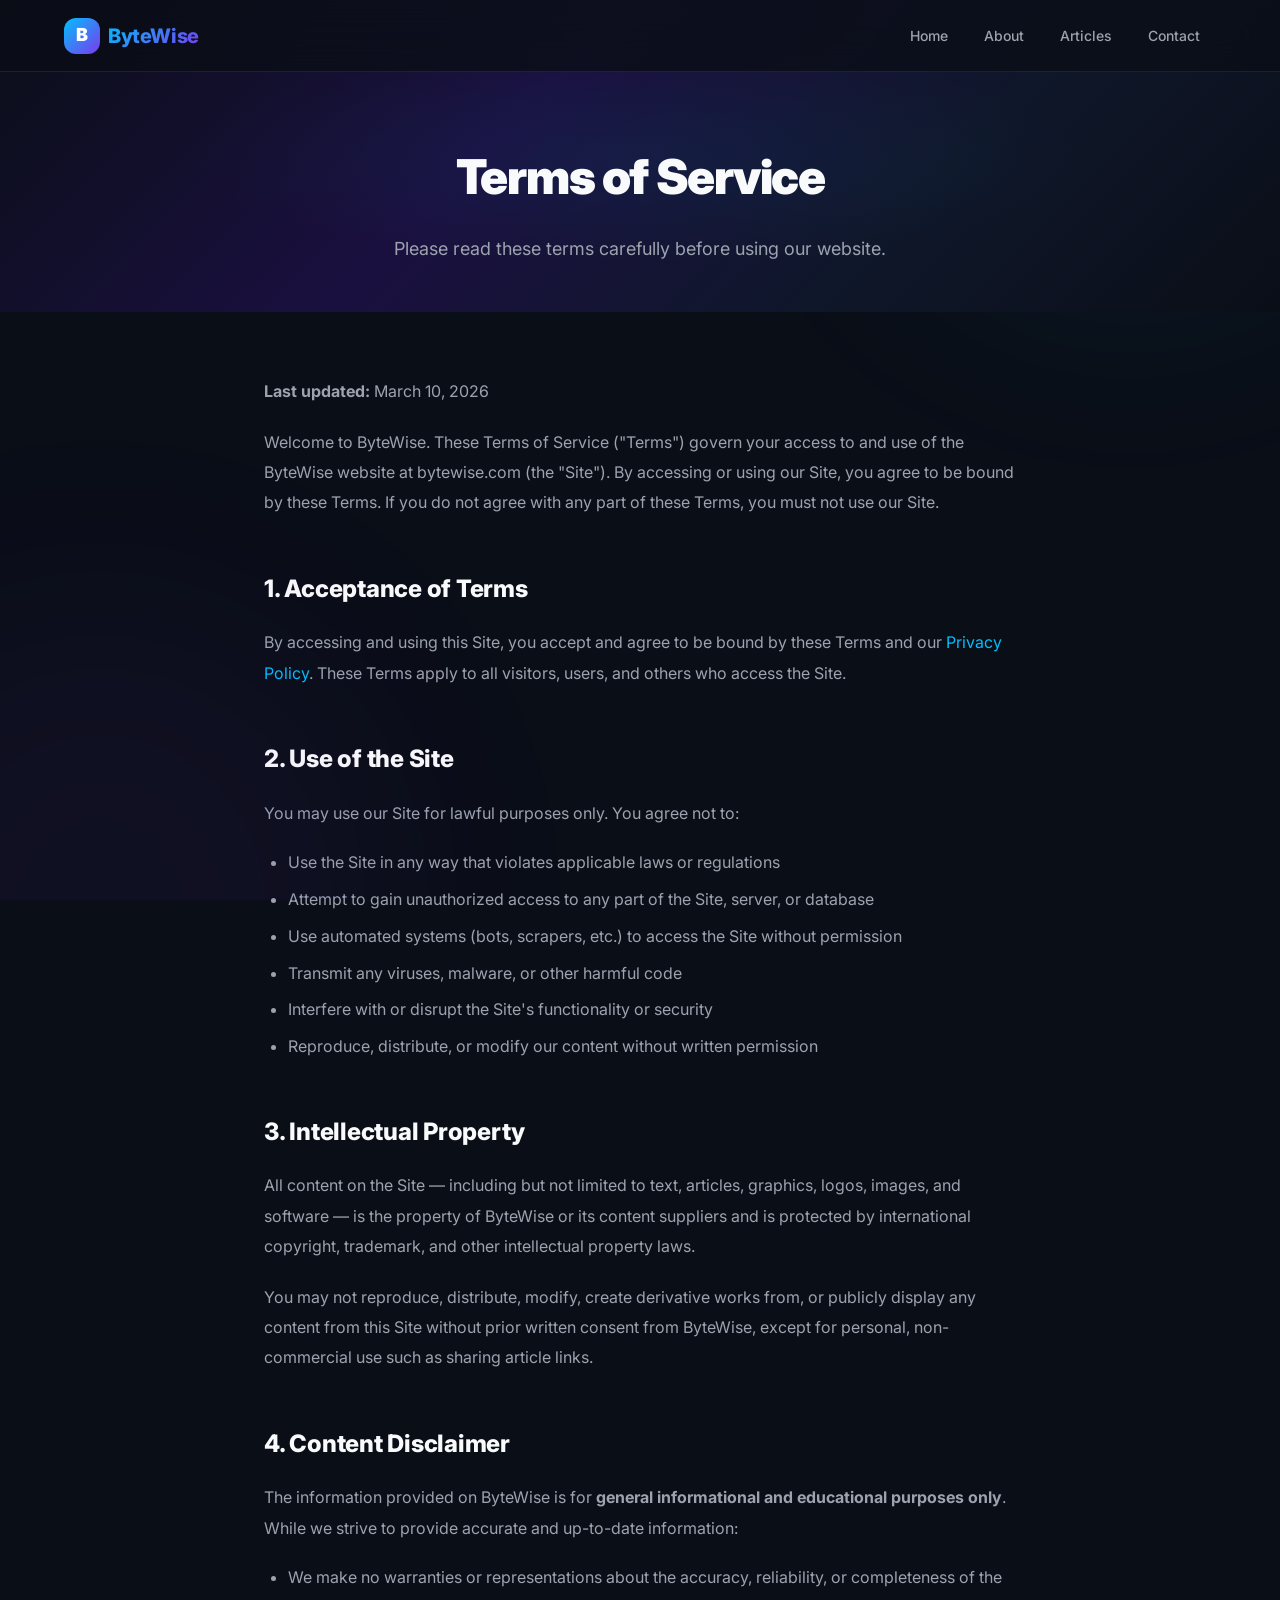
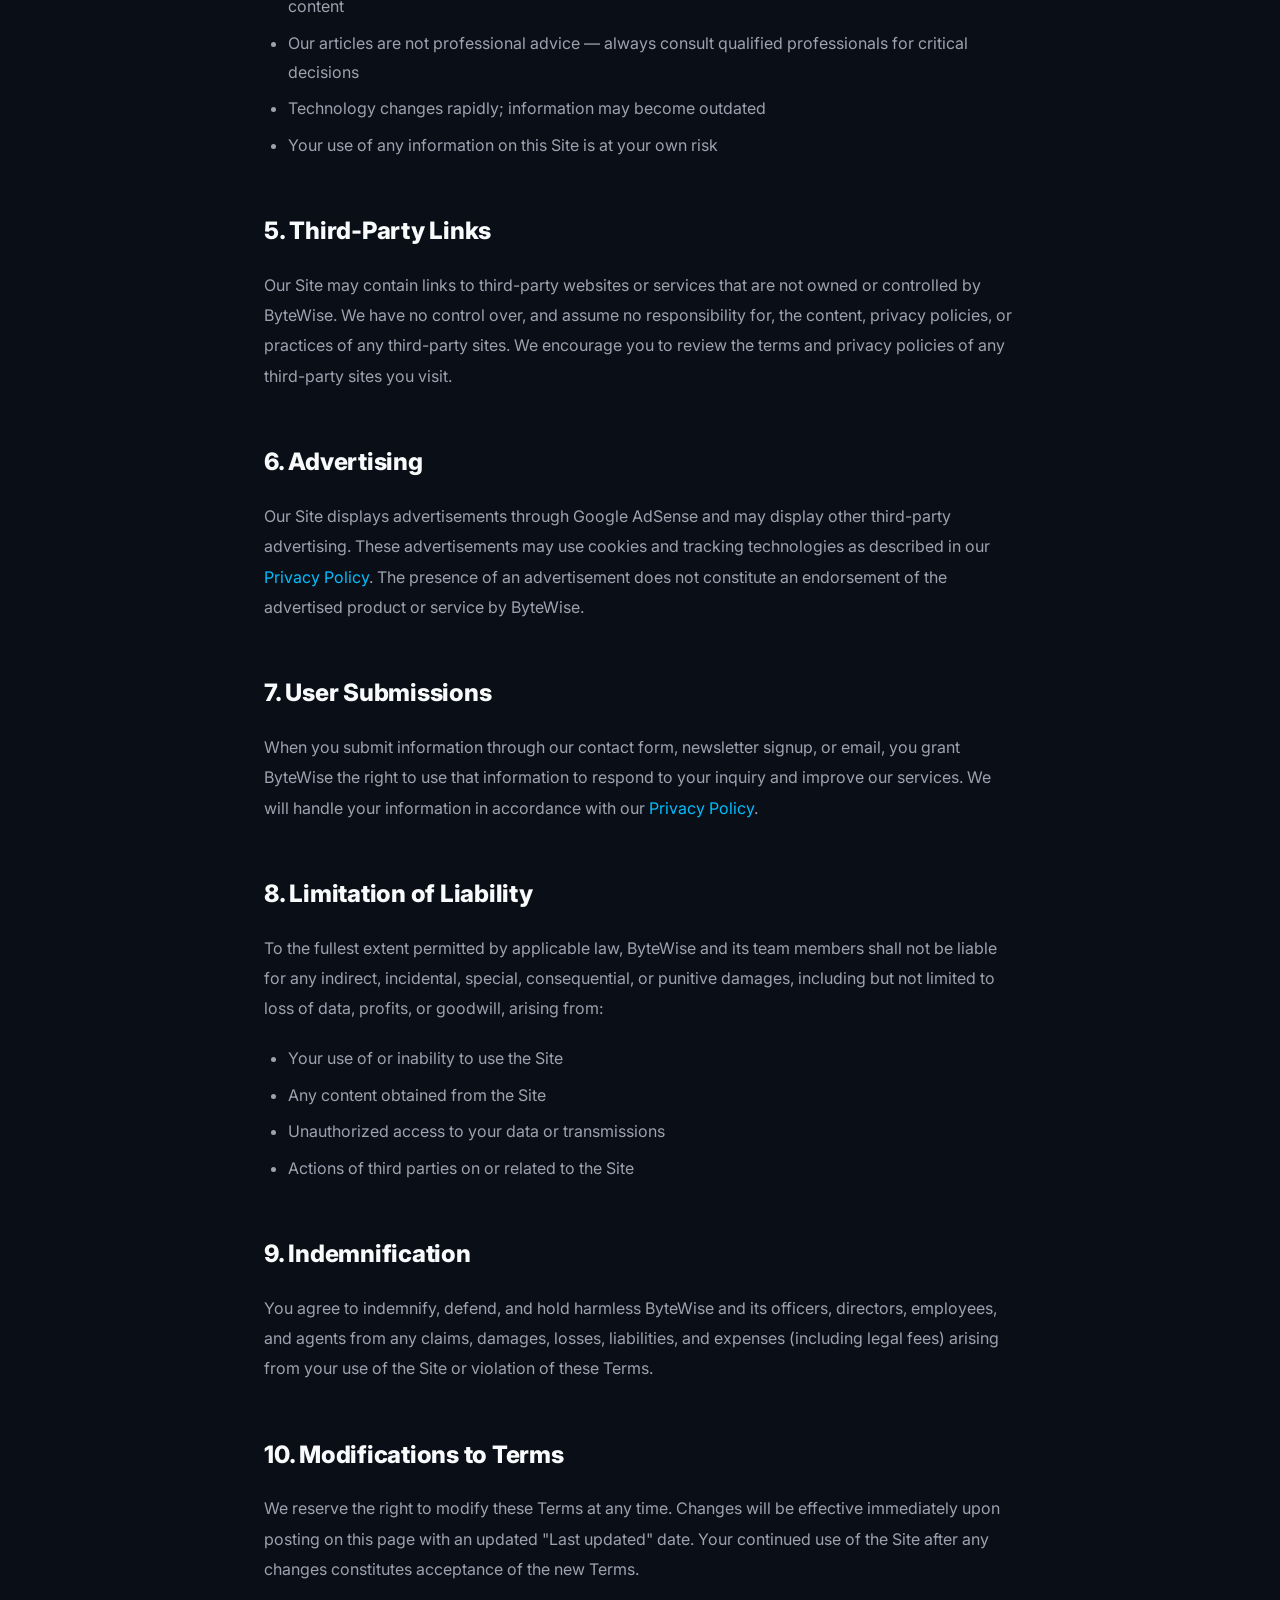
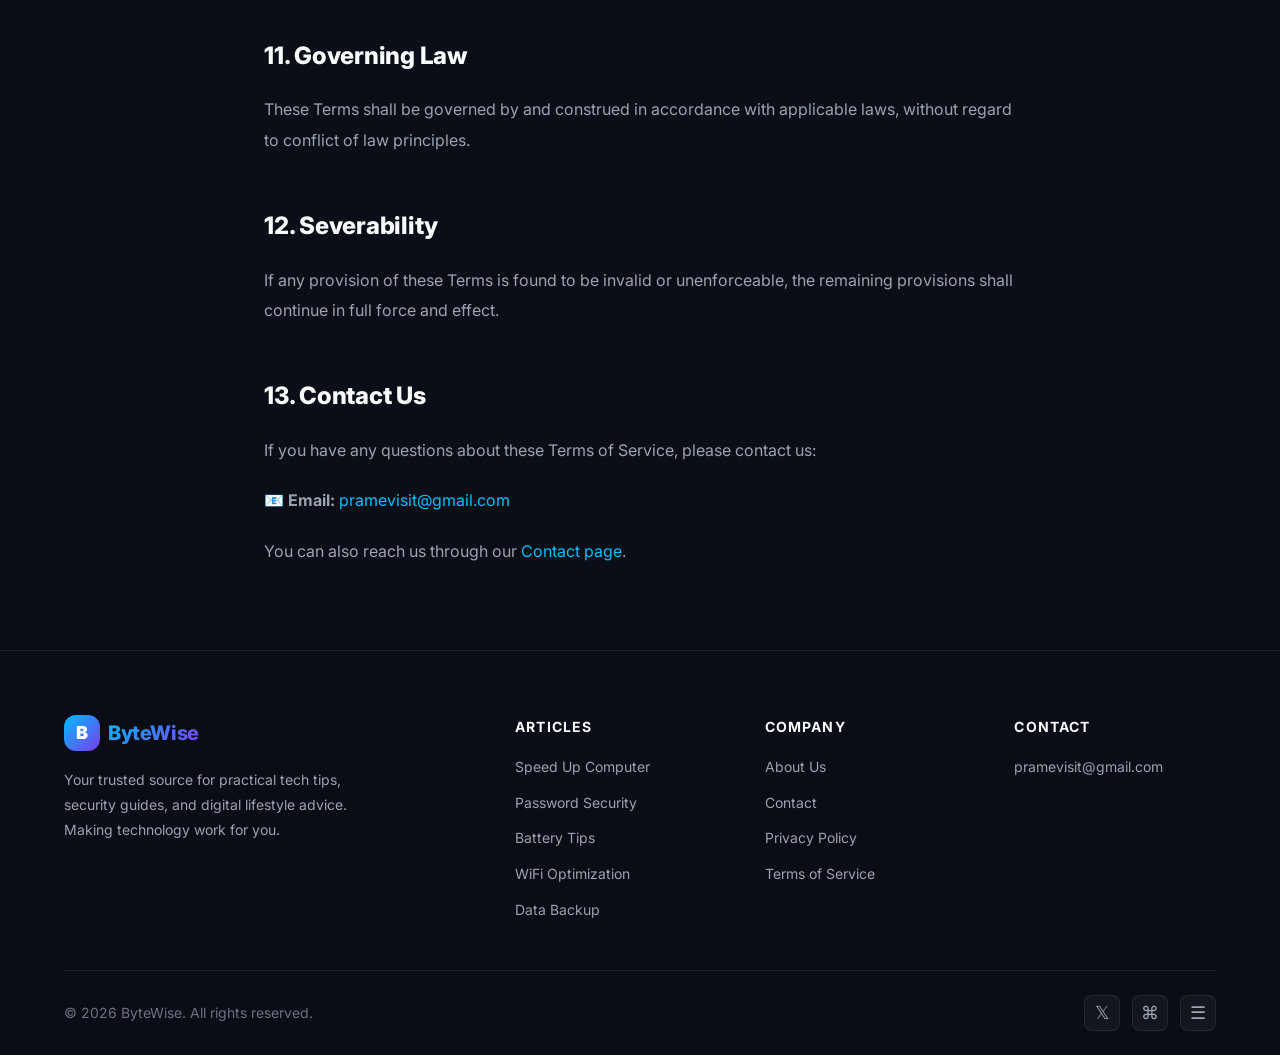
<file: terms.html>
<!DOCTYPE html>
<html lang="en">

<head>
    <meta charset="UTF-8">
    <meta name="viewport" content="width=device-width, initial-scale=1.0">
    <title>Terms of Service — ByteWise</title>
    <meta name="description"
        content="ByteWise Terms of Service — Please read these terms carefully before using our website. They govern your access and use of bytewise.com.">
    <meta name="robots" content="index, follow">
    <meta name="google-site-verification" content="SlWyN3oz9Paq2HHYGo31rOFZ1ajq1xb7T689OpySdWM" />
    <link rel="canonical" href="https://bytewise.com/terms.html">

    <script async src="https://pagead2.googlesyndication.com/pagead/js/adsbygoogle.js?client=ca-pub-6546957481428602"
        crossorigin="anonymous"></script>
    <link rel="stylesheet" href="css/style.css">
</head>

<body>

    <div class="bg-glow" aria-hidden="true"></div>

    <header class="header" id="header">
        <div class="container">
            <a href="index.html" class="logo" aria-label="ByteWise Home">
                <div class="logo-icon">B</div>
                <span>ByteWise</span>
            </a>
            <nav class="nav" id="main-nav" aria-label="Main navigation">
                <a href="index.html">Home</a>
                <a href="about.html">About</a>
                <a href="articles/speed-up-computer.html">Articles</a>
                <a href="contact.html">Contact</a>
            </nav>
            <button class="mobile-menu-btn" id="mobile-menu-btn" aria-label="Toggle menu" aria-expanded="false">
                <span></span><span></span><span></span>
            </button>
        </div>
    </header>

    <main>
        <section class="page-hero">
            <div class="container">
                <h1>Terms of <span class="gradient-text">Service</span></h1>
                <p>Please read these terms carefully before using our website.</p>
            </div>
        </section>

        <section class="page-content">
            <div class="container container--narrow">

                <p><strong>Last updated:</strong> March 10, 2026</p>

                <p>Welcome to ByteWise. These Terms of Service ("Terms") govern your access to and use of the ByteWise
                    website at bytewise.com (the "Site"). By accessing or using our Site, you agree to be bound by these
                    Terms. If you do not agree with any part of these Terms, you must not use our Site.</p>

                <h2>1. Acceptance of Terms</h2>
                <p>By accessing and using this Site, you accept and agree to be bound by these Terms and our <a
                        href="privacy-policy.html">Privacy Policy</a>. These Terms apply to all visitors, users, and
                    others who access the Site.</p>

                <h2>2. Use of the Site</h2>
                <p>You may use our Site for lawful purposes only. You agree not to:</p>
                <ul>
                    <li>Use the Site in any way that violates applicable laws or regulations</li>
                    <li>Attempt to gain unauthorized access to any part of the Site, server, or database</li>
                    <li>Use automated systems (bots, scrapers, etc.) to access the Site without permission</li>
                    <li>Transmit any viruses, malware, or other harmful code</li>
                    <li>Interfere with or disrupt the Site's functionality or security</li>
                    <li>Reproduce, distribute, or modify our content without written permission</li>
                </ul>

                <h2>3. Intellectual Property</h2>
                <p>All content on the Site — including but not limited to text, articles, graphics, logos, images, and
                    software — is the property of ByteWise or its content suppliers and is protected by international
                    copyright, trademark, and other intellectual property laws.</p>
                <p>You may not reproduce, distribute, modify, create derivative works from, or publicly display any
                    content from this Site without prior written consent from ByteWise, except for personal,
                    non-commercial use such as sharing article links.</p>

                <h2>4. Content Disclaimer</h2>
                <p>The information provided on ByteWise is for <strong>general informational and educational purposes
                        only</strong>. While we strive to provide accurate and up-to-date information:</p>
                <ul>
                    <li>We make no warranties or representations about the accuracy, reliability, or completeness of the
                        content</li>
                    <li>Our articles are not professional advice — always consult qualified professionals for critical
                        decisions</li>
                    <li>Technology changes rapidly; information may become outdated</li>
                    <li>Your use of any information on this Site is at your own risk</li>
                </ul>

                <h2>5. Third-Party Links</h2>
                <p>Our Site may contain links to third-party websites or services that are not owned or controlled by
                    ByteWise. We have no control over, and assume no responsibility for, the content, privacy policies,
                    or practices of any third-party sites. We encourage you to review the terms and privacy policies of
                    any third-party sites you visit.</p>

                <h2>6. Advertising</h2>
                <p>Our Site displays advertisements through Google AdSense and may display other third-party
                    advertising. These advertisements may use cookies and tracking technologies as described in our <a
                        href="privacy-policy.html">Privacy Policy</a>. The presence of an advertisement does not
                    constitute an endorsement of the advertised product or service by ByteWise.</p>

                <h2>7. User Submissions</h2>
                <p>When you submit information through our contact form, newsletter signup, or email, you grant ByteWise
                    the right to use that information to respond to your inquiry and improve our services. We will
                    handle your information in accordance with our <a href="privacy-policy.html">Privacy Policy</a>.</p>

                <h2>8. Limitation of Liability</h2>
                <p>To the fullest extent permitted by applicable law, ByteWise and its team members shall not be liable
                    for any indirect, incidental, special, consequential, or punitive damages, including but not limited
                    to loss of data, profits, or goodwill, arising from:</p>
                <ul>
                    <li>Your use of or inability to use the Site</li>
                    <li>Any content obtained from the Site</li>
                    <li>Unauthorized access to your data or transmissions</li>
                    <li>Actions of third parties on or related to the Site</li>
                </ul>

                <h2>9. Indemnification</h2>
                <p>You agree to indemnify, defend, and hold harmless ByteWise and its officers, directors, employees,
                    and agents from any claims, damages, losses, liabilities, and expenses (including legal fees)
                    arising from your use of the Site or violation of these Terms.</p>

                <h2>10. Modifications to Terms</h2>
                <p>We reserve the right to modify these Terms at any time. Changes will be effective immediately upon
                    posting on this page with an updated "Last updated" date. Your continued use of the Site after any
                    changes constitutes acceptance of the new Terms.</p>

                <h2>11. Governing Law</h2>
                <p>These Terms shall be governed by and construed in accordance with applicable laws, without regard to
                    conflict of law principles.</p>

                <h2>12. Severability</h2>
                <p>If any provision of these Terms is found to be invalid or unenforceable, the remaining provisions
                    shall continue in full force and effect.</p>

                <h2>13. Contact Us</h2>
                <p>If you have any questions about these Terms of Service, please contact us:</p>
                <p>📧 <strong>Email:</strong> <a href="mailto:pramevisit@gmail.com">pramevisit@gmail.com</a></p>
                <p>You can also reach us through our <a href="contact.html">Contact page</a>.</p>

            </div>
        </section>
    </main>

    <footer class="footer" id="footer">
        <div class="container">
            <div class="footer-main">
                <div class="footer-brand">
                    <a href="index.html" class="logo">
                        <div class="logo-icon">B</div>
                        <span>ByteWise</span>
                    </a>
                    <p>Your trusted source for practical tech tips, security guides, and digital lifestyle advice.
                        Making technology work for you.</p>
                </div>
                <div>
                    <h4 class="footer-heading">Articles</h4>
                    <div class="footer-links">
                        <a href="articles/speed-up-computer.html">Speed Up Computer</a>
                        <a href="articles/password-security.html">Password Security</a>
                        <a href="articles/smartphone-battery.html">Battery Tips</a>
                        <a href="articles/wifi-optimization.html">WiFi Optimization</a>
                        <a href="articles/data-backup.html">Data Backup</a>
                    </div>
                </div>
                <div>
                    <h4 class="footer-heading">Company</h4>
                    <div class="footer-links">
                        <a href="about.html">About Us</a>
                        <a href="contact.html">Contact</a>
                        <a href="privacy-policy.html">Privacy Policy</a>
                        <a href="terms.html">Terms of Service</a>
                    </div>
                </div>
                <div>
                    <h4 class="footer-heading">Contact</h4>
                    <div class="footer-links">
                        <a href="mailto:pramevisit@gmail.com">pramevisit@gmail.com</a>
                    </div>
                </div>
            </div>
            <div class="footer-bottom">
                <p>&copy; 2026 ByteWise. All rights reserved.</p>
                <div class="footer-social">
                    <a href="#" aria-label="Twitter">𝕏</a>
                    <a href="#" aria-label="GitHub">⌘</a>
                    <a href="#" aria-label="RSS">☰</a>
                </div>
            </div>
        </div>
    </footer>

    <script src="js/main.js"></script>
</body>

</html>
</file>
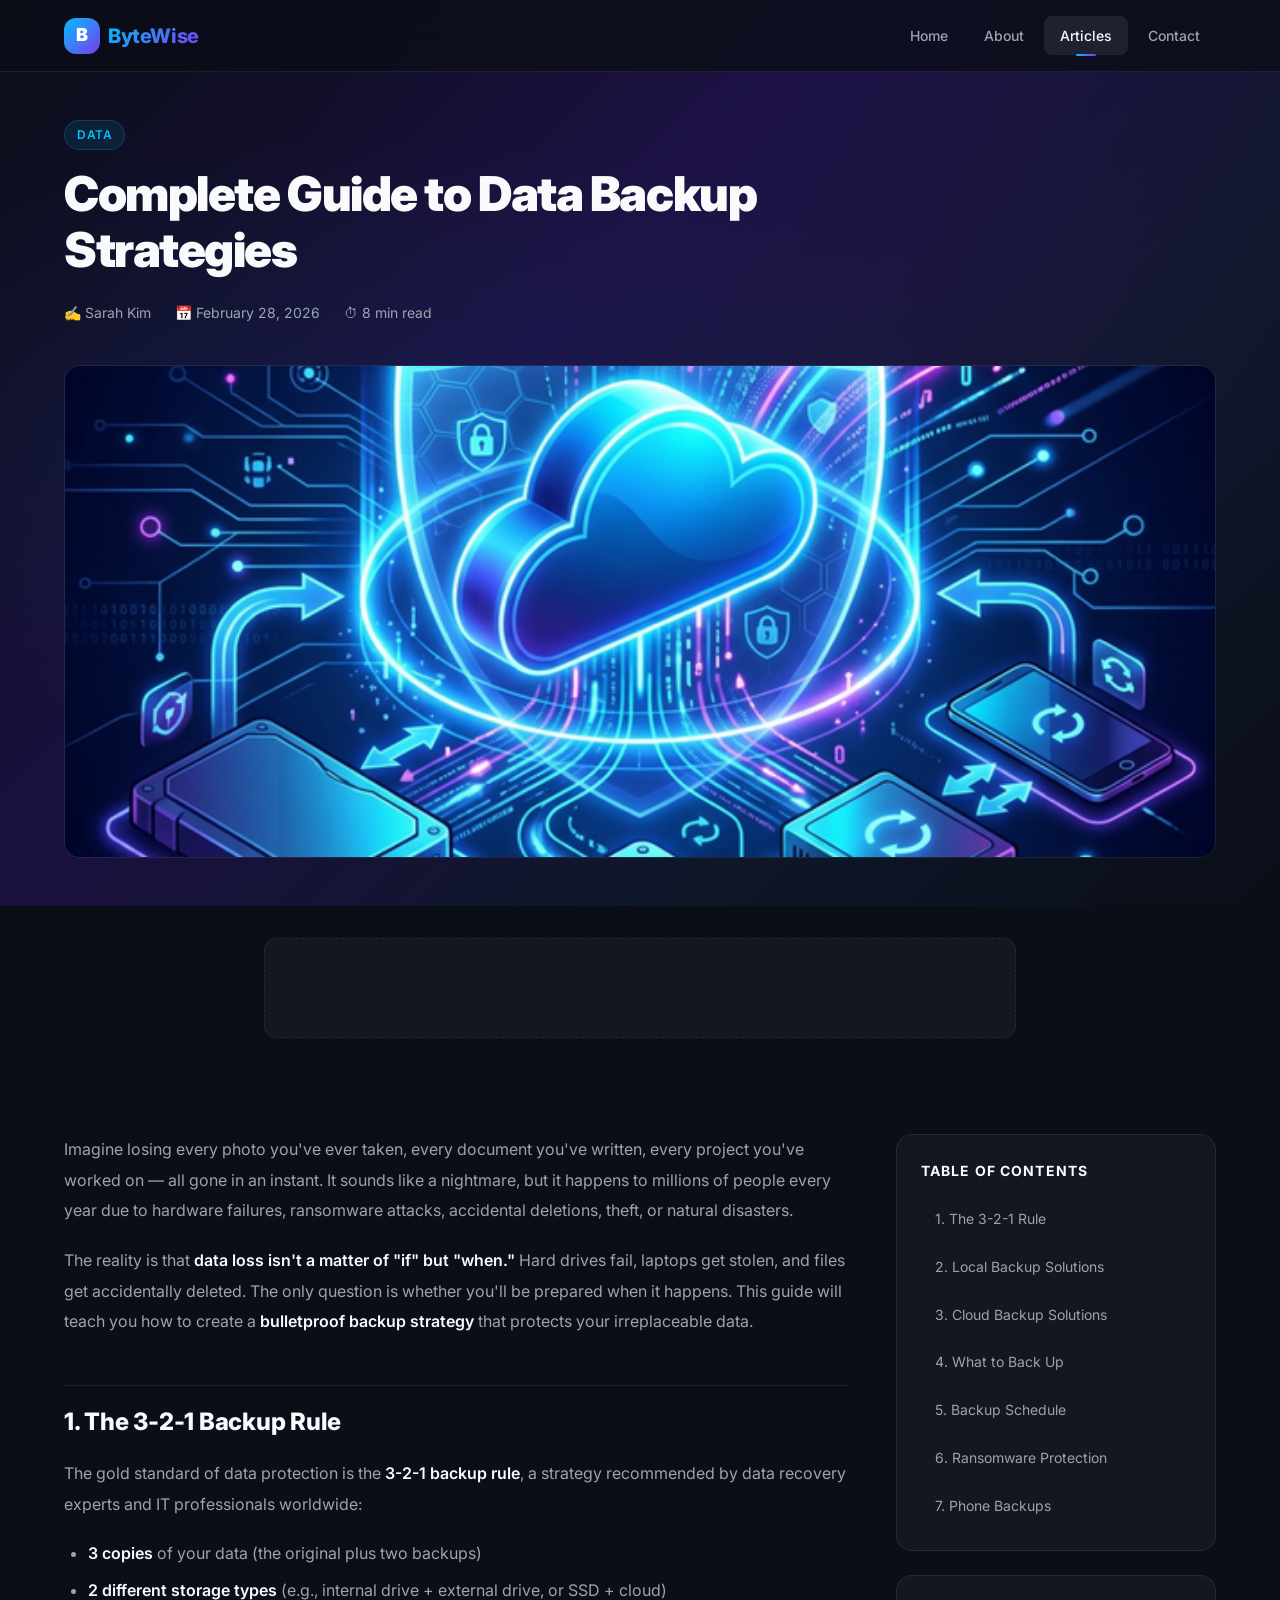
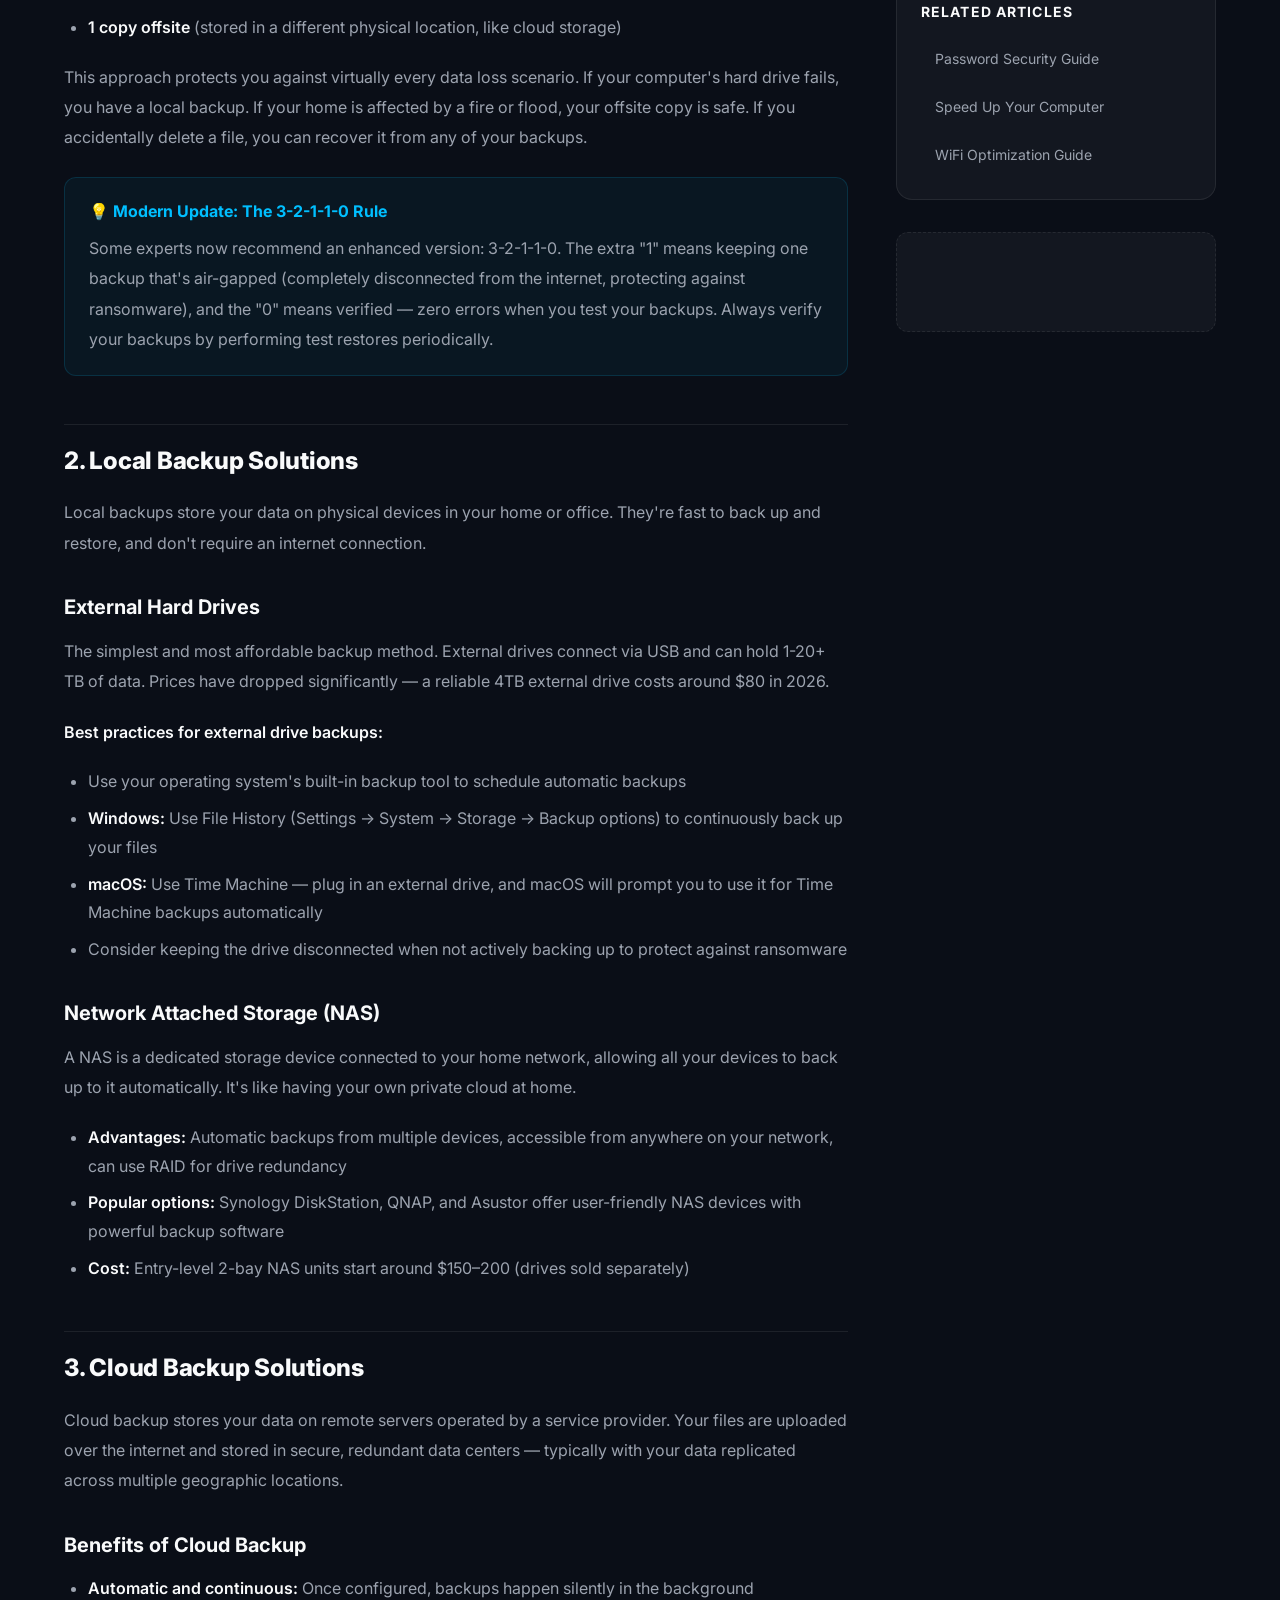
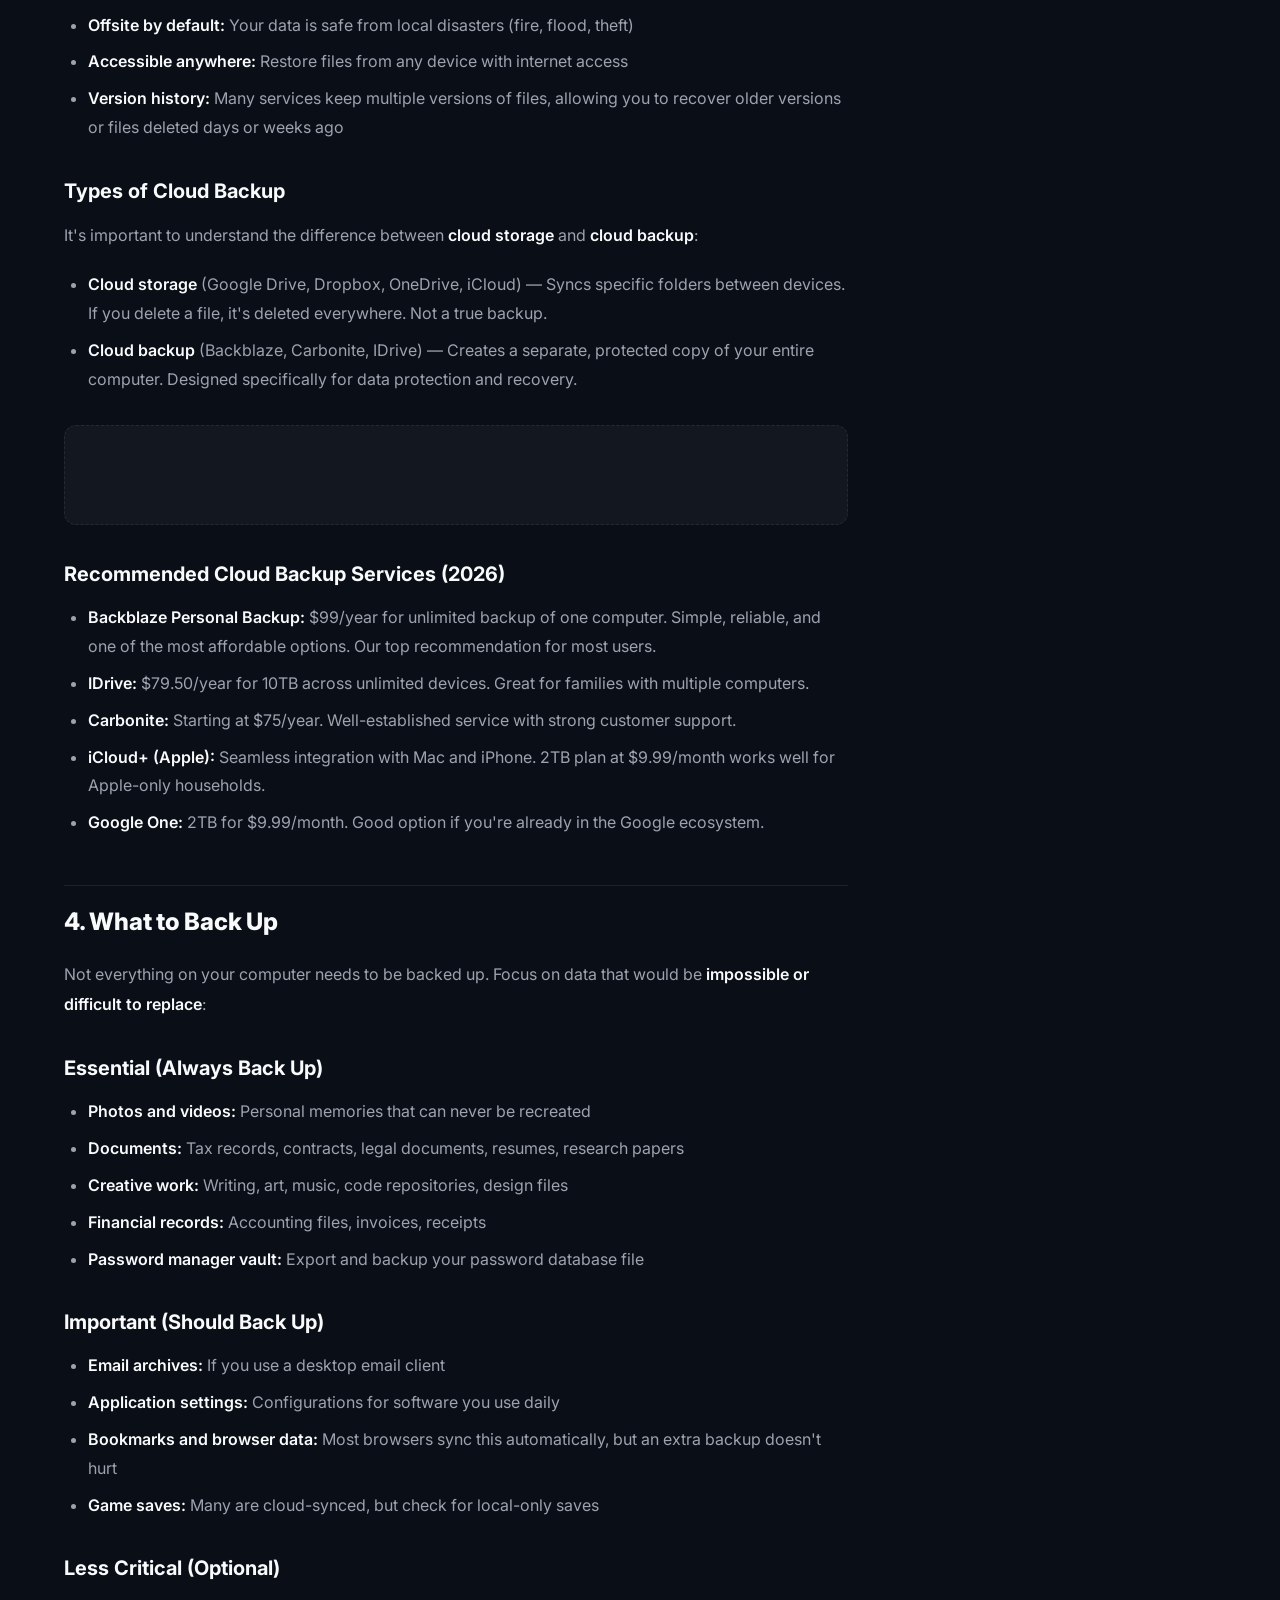
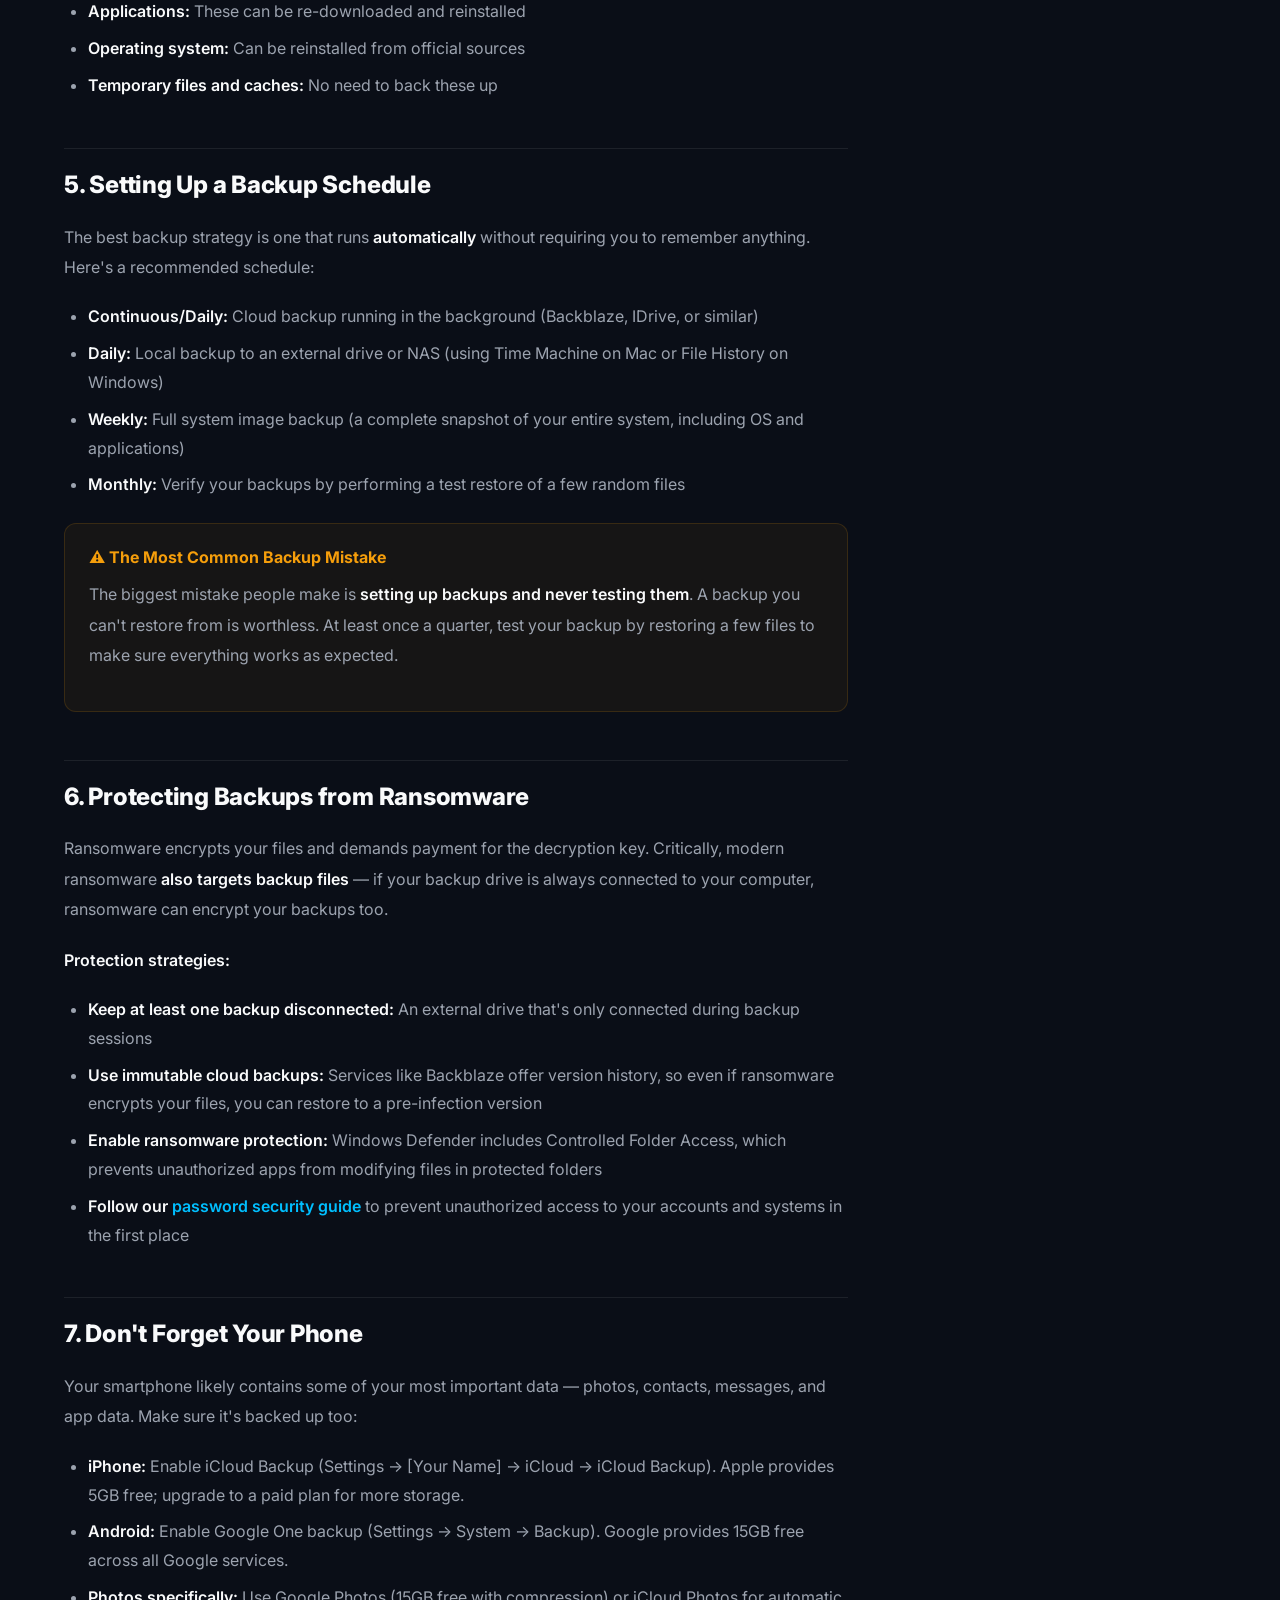
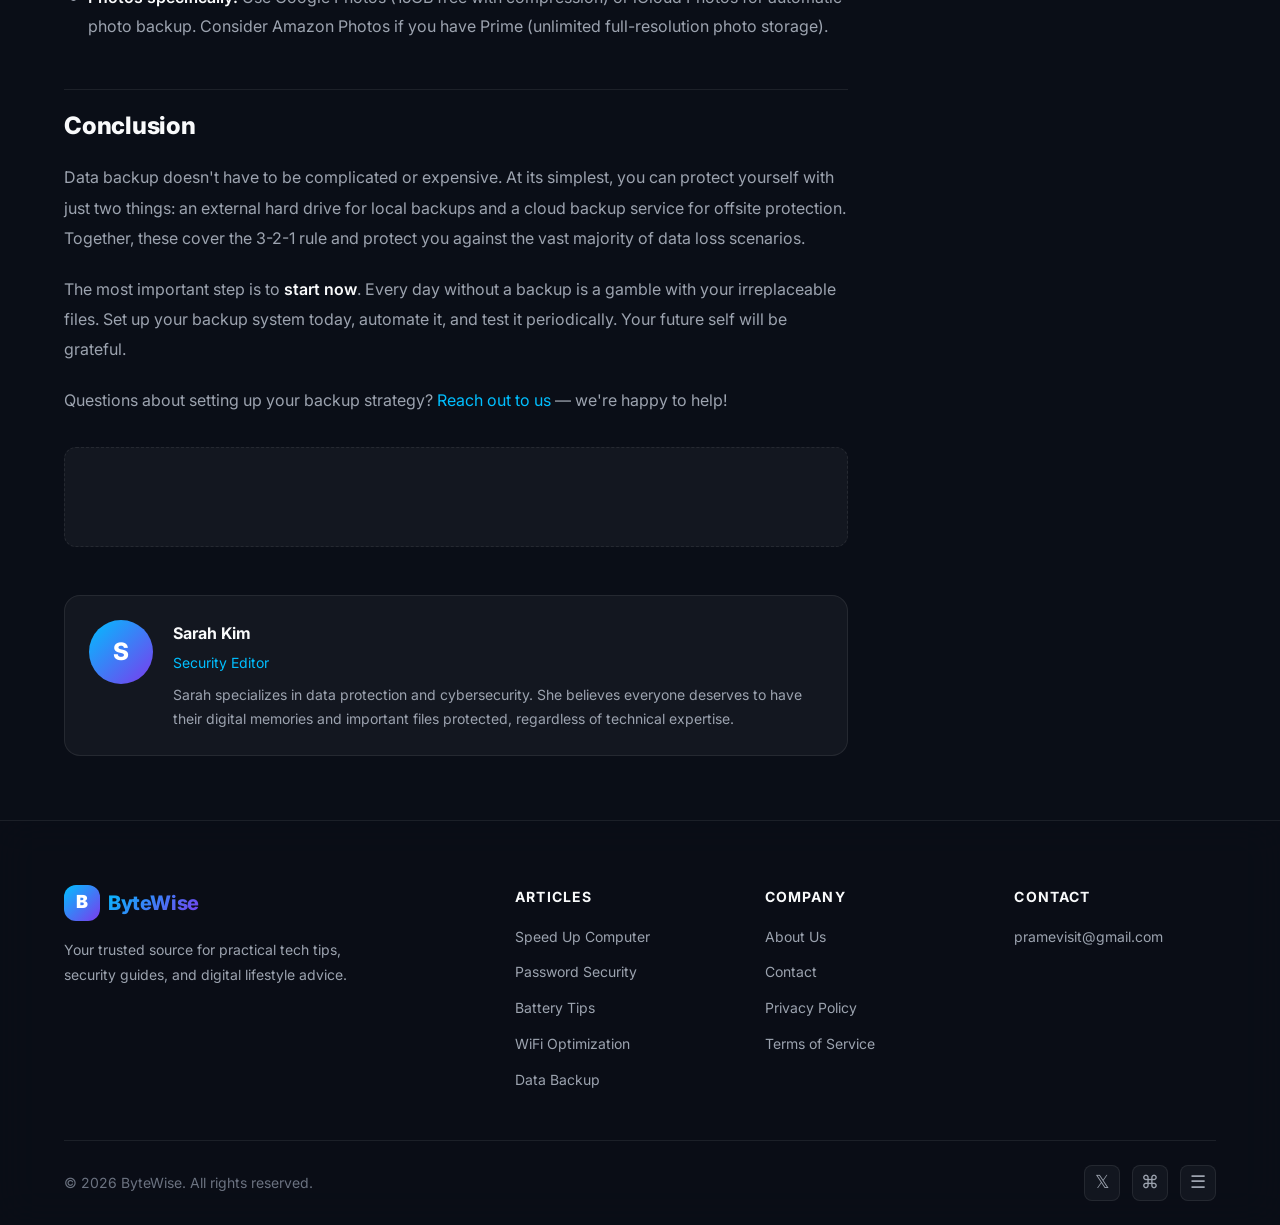
<file: articles/data-backup.html>
<!DOCTYPE html>
<html lang="en">

<head>
    <meta charset="UTF-8">
    <meta name="viewport" content="width=device-width, initial-scale=1.0">
    <title>Complete Guide to Data Backup Strategies — ByteWise</title>
    <meta name="description"
        content="Don't lose your precious files. Learn the 3-2-1 backup rule, explore cloud, local, and hybrid backup solutions, and create a bulletproof data protection strategy.">
    <meta name="keywords"
        content="data backup, backup strategies, 3-2-1 backup rule, cloud backup, local backup, data protection, file recovery">
    <meta name="author" content="ByteWise">
    <meta name="robots" content="index, follow">
    <meta name="google-site-verification" content="SlWyN3oz9Paq2HHYGo31rOFZ1ajq1xb7T689OpySdWM" />
    <link rel="canonical" href="https://bytewise.com/articles/data-backup.html">

    <meta property="og:type" content="article">
    <meta property="og:title" content="Complete Guide to Data Backup Strategies">
    <meta property="og:description"
        content="Learn the 3-2-1 backup rule and explore solutions that keep your data safe from any disaster.">
    <meta property="article:published_time" content="2026-02-28">
    <meta property="article:section" content="Data">

    <script type="application/ld+json">
  {
    "@context": "https://schema.org",
    "@type": "Article",
    "headline": "Complete Guide to Data Backup Strategies",
    "datePublished": "2026-02-28",
    "author": { "@type": "Person", "name": "Sarah Kim" },
    "publisher": { "@type": "Organization", "name": "ByteWise" },
    "description": "Learn the 3-2-1 backup rule and explore solutions to keep your data safe."
  }
  </script>

    <script async src="https://pagead2.googlesyndication.com/pagead/js/adsbygoogle.js?client=ca-pub-6546957481428602"
        crossorigin="anonymous"></script>
    <link rel="stylesheet" href="../css/style.css">
</head>

<body>

    <div class="bg-glow" aria-hidden="true"></div>

    <header class="header" id="header">
        <div class="container">
            <a href="../index.html" class="logo" aria-label="ByteWise Home">
                <div class="logo-icon">B</div><span>ByteWise</span>
            </a>
            <nav class="nav" id="main-nav" aria-label="Main navigation">
                <a href="../index.html">Home</a>
                <a href="../about.html">About</a>
                <a href="speed-up-computer.html" class="active">Articles</a>
                <a href="../contact.html">Contact</a>
            </nav>
            <button class="mobile-menu-btn" id="mobile-menu-btn" aria-label="Toggle menu" aria-expanded="false">
                <span></span><span></span><span></span>
            </button>
        </div>
    </header>

    <main>
        <section class="article-hero">
            <div class="container">
                <span class="article-hero__category">Data</span>
                <h1>Complete Guide to Data Backup Strategies</h1>
                <div class="article-hero__meta">
                    <span>✍️ Sarah Kim</span>
                    <span>📅 February 28, 2026</span>
                    <span>⏱ 8 min read</span>
                </div>
                <div class="article-hero__image">
                    <img src="../images/data-backup.png" alt="Cloud storage and data backup strategy illustration"
                        width="1200" height="514">
                </div>
            </div>
        </section>

        <div class="container container--narrow">
            <div class="ad-slot" aria-label="Advertisement"><!-- AdSense Ad Unit --></div>
        </div>

        <section class="article-content">
            <div class="container">
                <div class="article-layout">
                    <div class="article-body">

                        <p>Imagine losing every photo you've ever taken, every document you've written, every project
                            you've worked on — all gone in an instant. It sounds like a nightmare, but it happens to
                            millions of people every year due to hardware failures, ransomware attacks, accidental
                            deletions, theft, or natural disasters.</p>

                        <p>The reality is that <strong>data loss isn't a matter of "if" but "when."</strong> Hard drives
                            fail, laptops get stolen, and files get accidentally deleted. The only question is whether
                            you'll be prepared when it happens. This guide will teach you how to create a
                            <strong>bulletproof backup strategy</strong> that protects your irreplaceable data.
                        </p>

                        <h2 id="321-rule">1. The 3-2-1 Backup Rule</h2>
                        <p>The gold standard of data protection is the <strong>3-2-1 backup rule</strong>, a strategy
                            recommended by data recovery experts and IT professionals worldwide:</p>
                        <ul>
                            <li><strong>3 copies</strong> of your data (the original plus two backups)</li>
                            <li><strong>2 different storage types</strong> (e.g., internal drive + external drive, or
                                SSD + cloud)</li>
                            <li><strong>1 copy offsite</strong> (stored in a different physical location, like cloud
                                storage)</li>
                        </ul>
                        <p>This approach protects you against virtually every data loss scenario. If your computer's
                            hard drive fails, you have a local backup. If your home is affected by a fire or flood, your
                            offsite copy is safe. If you accidentally delete a file, you can recover it from any of your
                            backups.</p>

                        <div class="tip-box">
                            <div class="tip-box__title">💡 Modern Update: The 3-2-1-1-0 Rule</div>
                            <p>Some experts now recommend an enhanced version: 3-2-1-1-0. The extra "1" means keeping
                                one backup that's air-gapped (completely disconnected from the internet, protecting
                                against ransomware), and the "0" means verified — zero errors when you test your
                                backups. Always verify your backups by performing test restores periodically.</p>
                        </div>

                        <h2 id="local-backup">2. Local Backup Solutions</h2>
                        <p>Local backups store your data on physical devices in your home or office. They're fast to
                            back up and restore, and don't require an internet connection.</p>

                        <h3>External Hard Drives</h3>
                        <p>The simplest and most affordable backup method. External drives connect via USB and can hold
                            1-20+ TB of data. Prices have dropped significantly — a reliable 4TB external drive costs
                            around $80 in 2026.</p>
                        <p><strong>Best practices for external drive backups:</strong></p>
                        <ul>
                            <li>Use your operating system's built-in backup tool to schedule automatic backups</li>
                            <li><strong>Windows:</strong> Use File History (Settings → System → Storage → Backup
                                options) to continuously back up your files</li>
                            <li><strong>macOS:</strong> Use Time Machine — plug in an external drive, and macOS will
                                prompt you to use it for Time Machine backups automatically</li>
                            <li>Consider keeping the drive disconnected when not actively backing up to protect against
                                ransomware</li>
                        </ul>

                        <h3>Network Attached Storage (NAS)</h3>
                        <p>A NAS is a dedicated storage device connected to your home network, allowing all your devices
                            to back up to it automatically. It's like having your own private cloud at home.</p>
                        <ul>
                            <li><strong>Advantages:</strong> Automatic backups from multiple devices, accessible from
                                anywhere on your network, can use RAID for drive redundancy</li>
                            <li><strong>Popular options:</strong> Synology DiskStation, QNAP, and Asustor offer
                                user-friendly NAS devices with powerful backup software</li>
                            <li><strong>Cost:</strong> Entry-level 2-bay NAS units start around $150–200 (drives sold
                                separately)</li>
                        </ul>

                        <h2 id="cloud-backup">3. Cloud Backup Solutions</h2>
                        <p>Cloud backup stores your data on remote servers operated by a service provider. Your files
                            are uploaded over the internet and stored in secure, redundant data centers — typically with
                            your data replicated across multiple geographic locations.</p>

                        <h3>Benefits of Cloud Backup</h3>
                        <ul>
                            <li><strong>Automatic and continuous:</strong> Once configured, backups happen silently in
                                the background</li>
                            <li><strong>Offsite by default:</strong> Your data is safe from local disasters (fire,
                                flood, theft)</li>
                            <li><strong>Accessible anywhere:</strong> Restore files from any device with internet access
                            </li>
                            <li><strong>Version history:</strong> Many services keep multiple versions of files,
                                allowing you to recover older versions or files deleted days or weeks ago</li>
                        </ul>

                        <h3>Types of Cloud Backup</h3>
                        <p>It's important to understand the difference between <strong>cloud storage</strong> and
                            <strong>cloud backup</strong>:
                        </p>
                        <ul>
                            <li><strong>Cloud storage</strong> (Google Drive, Dropbox, OneDrive, iCloud) — Syncs
                                specific folders between devices. If you delete a file, it's deleted everywhere. Not a
                                true backup.</li>
                            <li><strong>Cloud backup</strong> (Backblaze, Carbonite, IDrive) — Creates a separate,
                                protected copy of your entire computer. Designed specifically for data protection and
                                recovery.</li>
                        </ul>

                        <div class="ad-slot" aria-label="Advertisement"><!-- AdSense Ad Unit --></div>

                        <h3>Recommended Cloud Backup Services (2026)</h3>
                        <ul>
                            <li><strong>Backblaze Personal Backup:</strong> $99/year for unlimited backup of one
                                computer. Simple, reliable, and one of the most affordable options. Our top
                                recommendation for most users.</li>
                            <li><strong>IDrive:</strong> $79.50/year for 10TB across unlimited devices. Great for
                                families with multiple computers.</li>
                            <li><strong>Carbonite:</strong> Starting at $75/year. Well-established service with strong
                                customer support.</li>
                            <li><strong>iCloud+ (Apple):</strong> Seamless integration with Mac and iPhone. 2TB plan at
                                $9.99/month works well for Apple-only households.</li>
                            <li><strong>Google One:</strong> 2TB for $9.99/month. Good option if you're already in the
                                Google ecosystem.</li>
                        </ul>

                        <h2 id="what-to-backup">4. What to Back Up</h2>
                        <p>Not everything on your computer needs to be backed up. Focus on data that would be
                            <strong>impossible or difficult to replace</strong>:
                        </p>

                        <h3>Essential (Always Back Up)</h3>
                        <ul>
                            <li><strong>Photos and videos:</strong> Personal memories that can never be recreated</li>
                            <li><strong>Documents:</strong> Tax records, contracts, legal documents, resumes, research
                                papers</li>
                            <li><strong>Creative work:</strong> Writing, art, music, code repositories, design files
                            </li>
                            <li><strong>Financial records:</strong> Accounting files, invoices, receipts</li>
                            <li><strong>Password manager vault:</strong> Export and backup your password database file
                            </li>
                        </ul>

                        <h3>Important (Should Back Up)</h3>
                        <ul>
                            <li><strong>Email archives:</strong> If you use a desktop email client</li>
                            <li><strong>Application settings:</strong> Configurations for software you use daily</li>
                            <li><strong>Bookmarks and browser data:</strong> Most browsers sync this automatically, but
                                an extra backup doesn't hurt</li>
                            <li><strong>Game saves:</strong> Many are cloud-synced, but check for local-only saves</li>
                        </ul>

                        <h3>Less Critical (Optional)</h3>
                        <ul>
                            <li><strong>Applications:</strong> These can be re-downloaded and reinstalled</li>
                            <li><strong>Operating system:</strong> Can be reinstalled from official sources</li>
                            <li><strong>Temporary files and caches:</strong> No need to back these up</li>
                        </ul>

                        <h2 id="schedule">5. Setting Up a Backup Schedule</h2>
                        <p>The best backup strategy is one that runs <strong>automatically</strong> without requiring
                            you to remember anything. Here's a recommended schedule:</p>
                        <ul>
                            <li><strong>Continuous/Daily:</strong> Cloud backup running in the background (Backblaze,
                                IDrive, or similar)</li>
                            <li><strong>Daily:</strong> Local backup to an external drive or NAS (using Time Machine on
                                Mac or File History on Windows)</li>
                            <li><strong>Weekly:</strong> Full system image backup (a complete snapshot of your entire
                                system, including OS and applications)</li>
                            <li><strong>Monthly:</strong> Verify your backups by performing a test restore of a few
                                random files</li>
                        </ul>

                        <div class="warning-box">
                            <div class="warning-box__title">⚠️ The Most Common Backup Mistake</div>
                            <p>The biggest mistake people make is <strong>setting up backups and never testing
                                    them</strong>. A backup you can't restore from is worthless. At least once a
                                quarter, test your backup by restoring a few files to make sure everything works as
                                expected.</p>
                        </div>

                        <h2 id="ransomware">6. Protecting Backups from Ransomware</h2>
                        <p>Ransomware encrypts your files and demands payment for the decryption key. Critically, modern
                            ransomware <strong>also targets backup files</strong> — if your backup drive is always
                            connected to your computer, ransomware can encrypt your backups too.</p>
                        <p><strong>Protection strategies:</strong></p>
                        <ul>
                            <li><strong>Keep at least one backup disconnected:</strong> An external drive that's only
                                connected during backup sessions</li>
                            <li><strong>Use immutable cloud backups:</strong> Services like Backblaze offer version
                                history, so even if ransomware encrypts your files, you can restore to a pre-infection
                                version</li>
                            <li><strong>Enable ransomware protection:</strong> Windows Defender includes Controlled
                                Folder Access, which prevents unauthorized apps from modifying files in protected
                                folders</li>
                            <li><strong>Follow our <a href="password-security.html">password security guide</a></strong>
                                to prevent unauthorized access to your accounts and systems in the first place</li>
                        </ul>

                        <h2 id="mobile">7. Don't Forget Your Phone</h2>
                        <p>Your smartphone likely contains some of your most important data — photos, contacts,
                            messages, and app data. Make sure it's backed up too:</p>
                        <ul>
                            <li><strong>iPhone:</strong> Enable iCloud Backup (Settings → [Your Name] → iCloud → iCloud
                                Backup). Apple provides 5GB free; upgrade to a paid plan for more storage.</li>
                            <li><strong>Android:</strong> Enable Google One backup (Settings → System → Backup). Google
                                provides 15GB free across all Google services.</li>
                            <li><strong>Photos specifically:</strong> Use Google Photos (15GB free with compression) or
                                iCloud Photos for automatic photo backup. Consider Amazon Photos if you have Prime
                                (unlimited full-resolution photo storage).</li>
                        </ul>

                        <h2>Conclusion</h2>
                        <p>Data backup doesn't have to be complicated or expensive. At its simplest, you can protect
                            yourself with just two things: an external hard drive for local backups and a cloud backup
                            service for offsite protection. Together, these cover the 3-2-1 rule and protect you against
                            the vast majority of data loss scenarios.</p>
                        <p>The most important step is to <strong>start now</strong>. Every day without a backup is a
                            gamble with your irreplaceable files. Set up your backup system today, automate it, and test
                            it periodically. Your future self will be grateful.</p>
                        <p>Questions about setting up your backup strategy? <a href="../contact.html">Reach out to
                                us</a> — we're happy to help!</p>

                        <div class="ad-slot" aria-label="Advertisement"><!-- AdSense Ad Unit --></div>

                        <div class="author-bio">
                            <div class="author-bio__avatar">S</div>
                            <div>
                                <div class="author-bio__name">Sarah Kim</div>
                                <div class="author-bio__role">Security Editor</div>
                                <div class="author-bio__desc">Sarah specializes in data protection and cybersecurity.
                                    She believes everyone deserves to have their digital memories and important files
                                    protected, regardless of technical expertise.</div>
                            </div>
                        </div>

                    </div>

                    <aside class="article-sidebar">
                        <div class="sidebar-widget">
                            <h3 class="sidebar-widget__title">Table of Contents</h3>
                            <div class="toc-list">
                                <a href="#321-rule">1. The 3-2-1 Rule</a>
                                <a href="#local-backup">2. Local Backup Solutions</a>
                                <a href="#cloud-backup">3. Cloud Backup Solutions</a>
                                <a href="#what-to-backup">4. What to Back Up</a>
                                <a href="#schedule">5. Backup Schedule</a>
                                <a href="#ransomware">6. Ransomware Protection</a>
                                <a href="#mobile">7. Phone Backups</a>
                            </div>
                        </div>

                        <div class="sidebar-widget">
                            <h3 class="sidebar-widget__title">Related Articles</h3>
                            <div class="toc-list">
                                <a href="password-security.html">Password Security Guide</a>
                                <a href="speed-up-computer.html">Speed Up Your Computer</a>
                                <a href="wifi-optimization.html">WiFi Optimization Guide</a>
                            </div>
                        </div>

                        <div class="ad-slot" aria-label="Advertisement"><!-- AdSense Ad Unit --></div>
                    </aside>
                </div>
            </div>
        </section>
    </main>

    <footer class="footer" id="footer">
        <div class="container">
            <div class="footer-main">
                <div class="footer-brand">
                    <a href="../index.html" class="logo">
                        <div class="logo-icon">B</div><span>ByteWise</span>
                    </a>
                    <p>Your trusted source for practical tech tips, security guides, and digital lifestyle advice.</p>
                </div>
                <div>
                    <h4 class="footer-heading">Articles</h4>
                    <div class="footer-links">
                        <a href="speed-up-computer.html">Speed Up Computer</a>
                        <a href="password-security.html">Password Security</a>
                        <a href="smartphone-battery.html">Battery Tips</a>
                        <a href="wifi-optimization.html">WiFi Optimization</a>
                        <a href="data-backup.html">Data Backup</a>
                    </div>
                </div>
                <div>
                    <h4 class="footer-heading">Company</h4>
                    <div class="footer-links">
                        <a href="../about.html">About Us</a>
                        <a href="../contact.html">Contact</a>
                        <a href="../privacy-policy.html">Privacy Policy</a>
                        <a href="../terms.html">Terms of Service</a>
                    </div>
                </div>
                <div>
                    <h4 class="footer-heading">Contact</h4>
                    <div class="footer-links">
                        <a href="mailto:pramevisit@gmail.com">pramevisit@gmail.com</a>
                    </div>
                </div>
            </div>
            <div class="footer-bottom">
                <p>&copy; 2026 ByteWise. All rights reserved.</p>
                <div class="footer-social">
                    <a href="#" aria-label="Twitter">𝕏</a>
                    <a href="#" aria-label="GitHub">⌘</a>
                    <a href="#" aria-label="RSS">☰</a>
                </div>
            </div>
        </div>
    </footer>

    <script src="../js/main.js"></script>
</body>

</html>
</file>
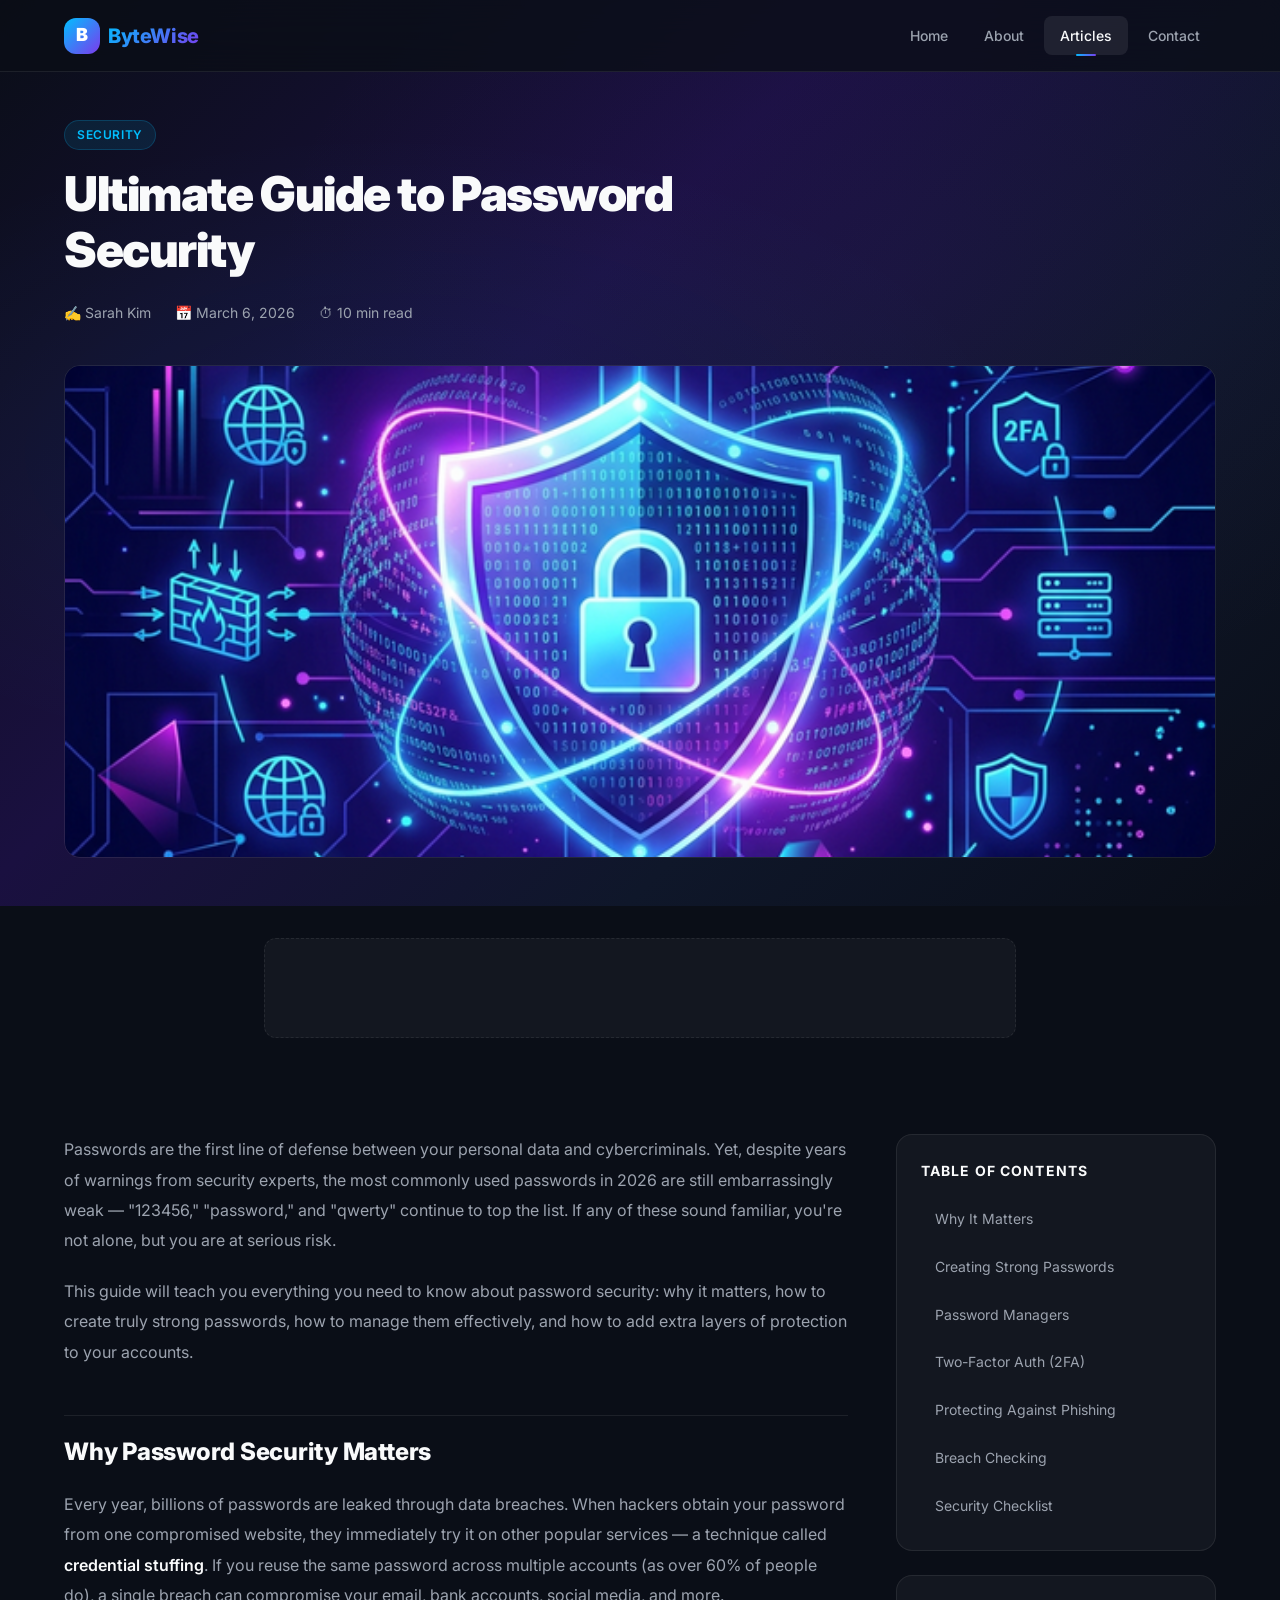
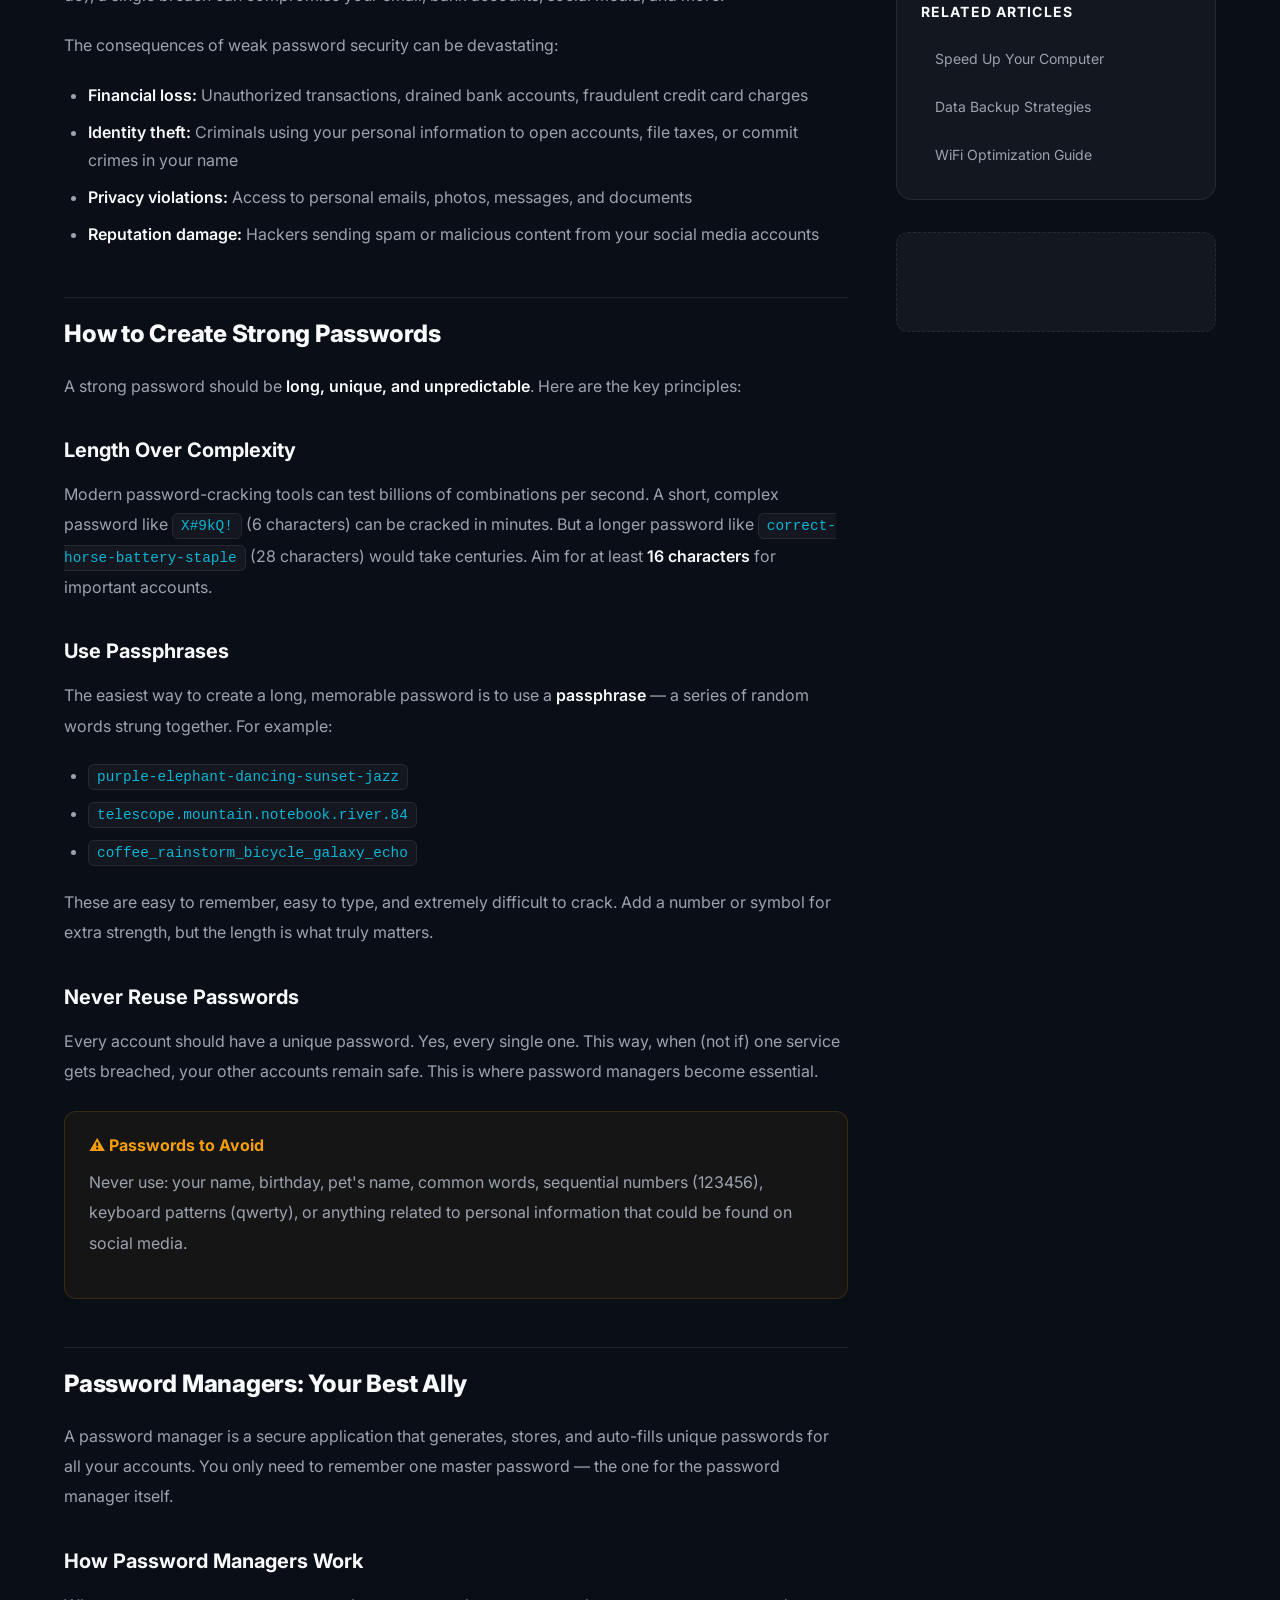
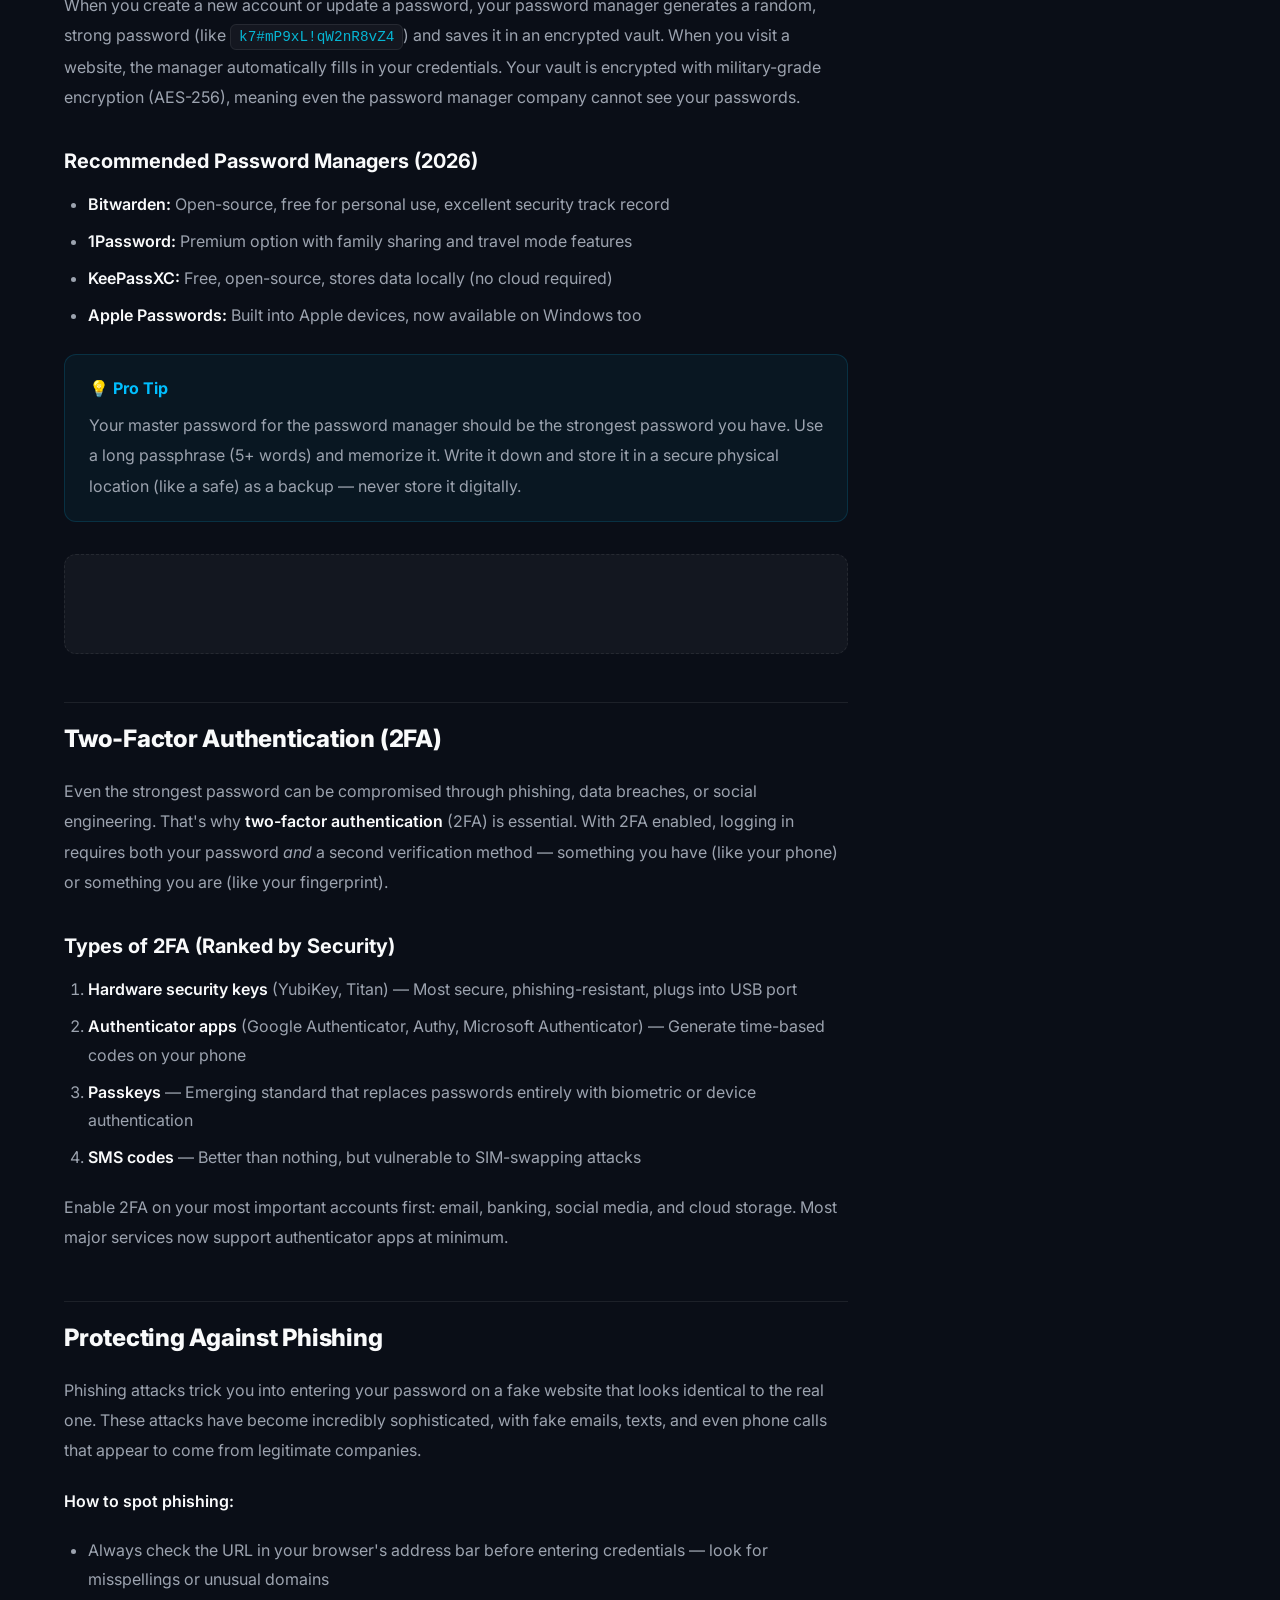
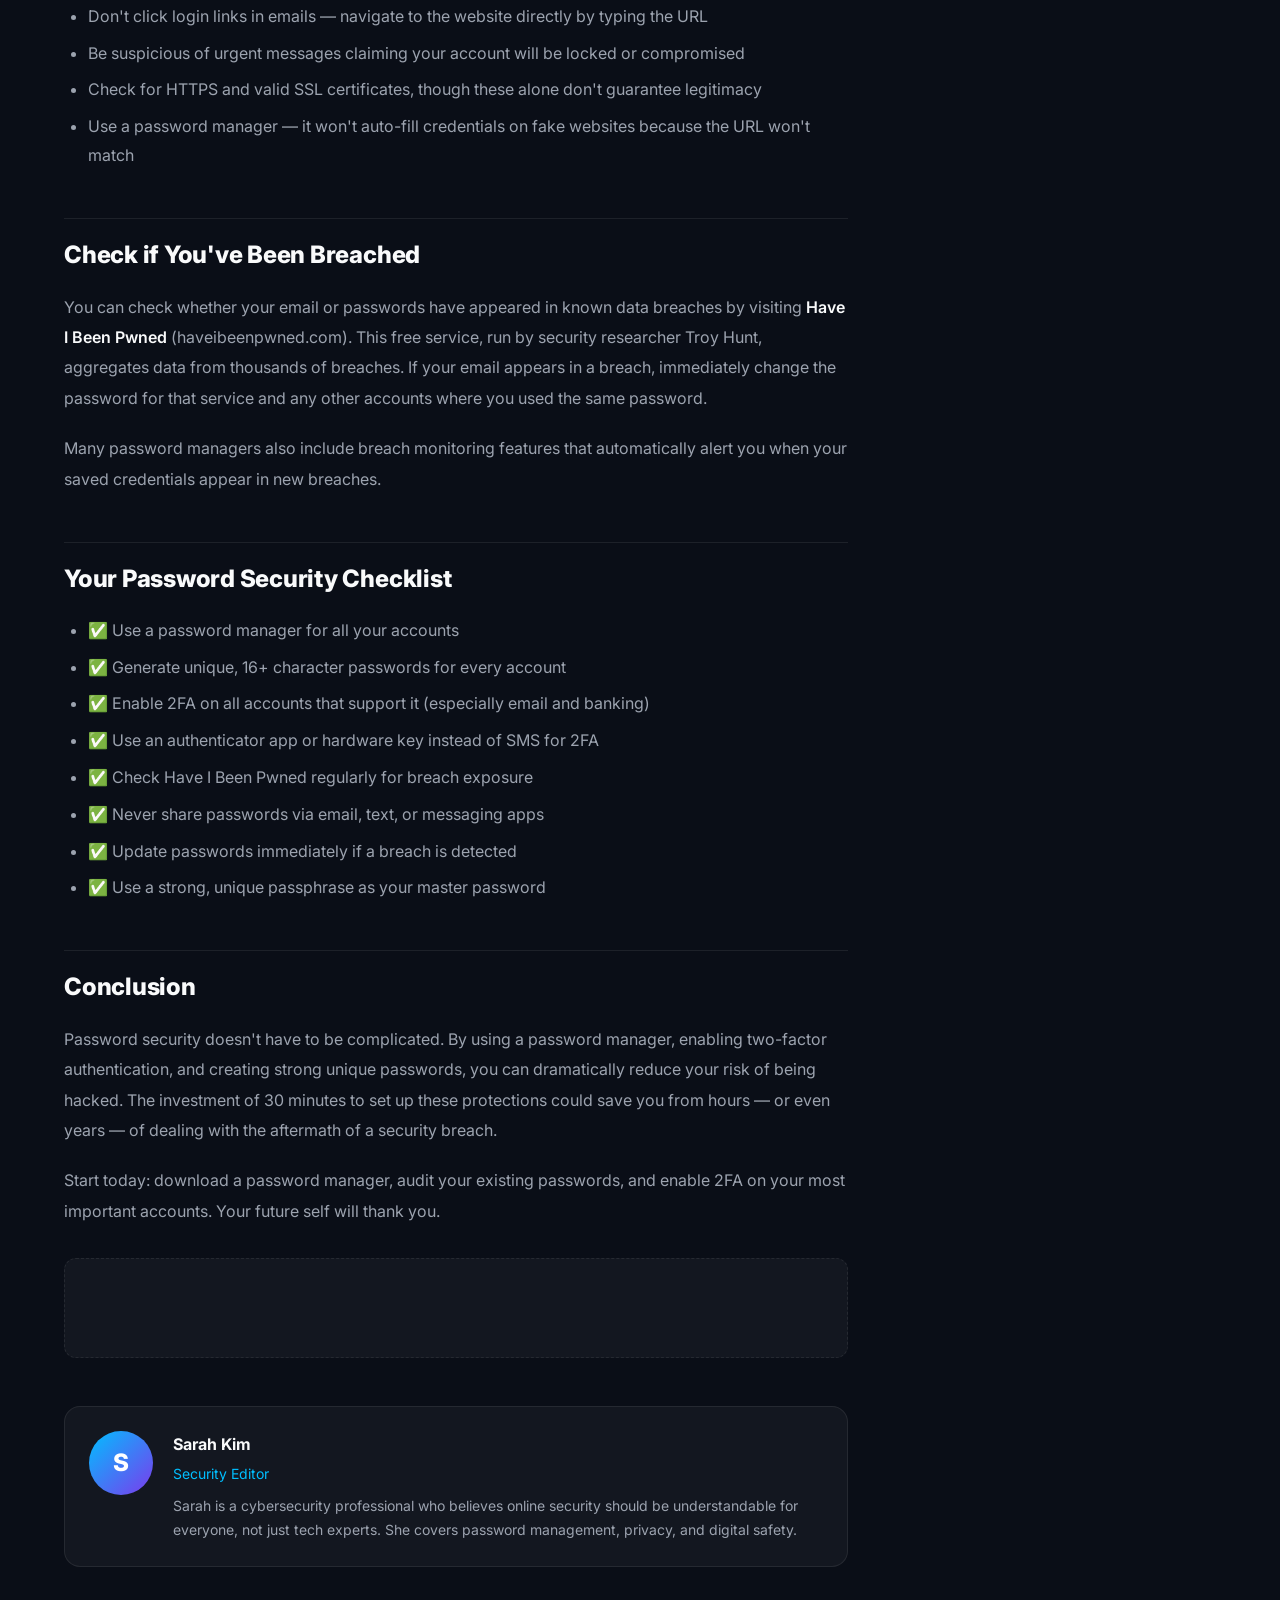
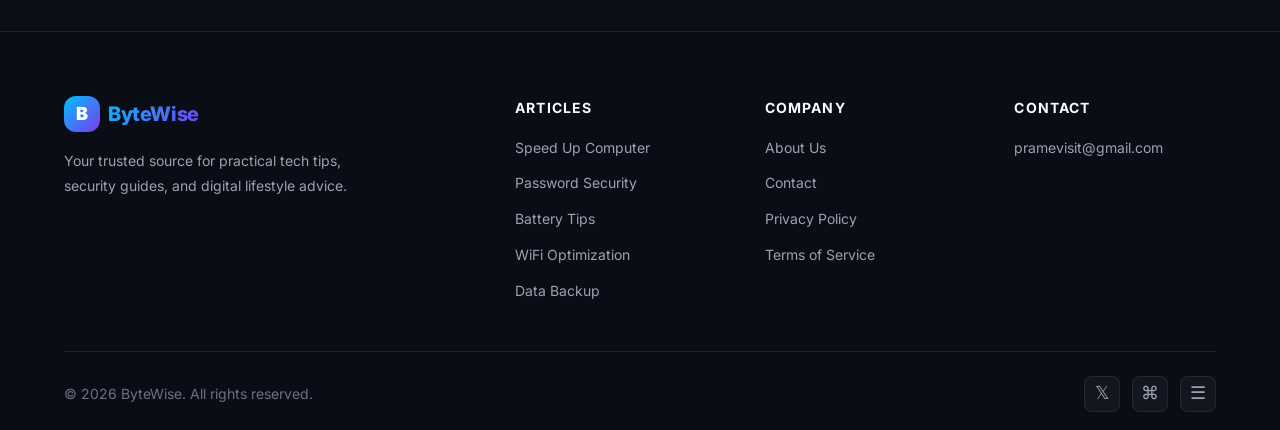
<file: articles/password-security.html>
<!DOCTYPE html>
<html lang="en">

<head>
    <meta charset="UTF-8">
    <meta name="viewport" content="width=device-width, initial-scale=1.0">
    <title>Ultimate Guide to Password Security — ByteWise</title>
    <meta name="description"
        content="Learn how to create strong passwords, use password managers, enable two-factor authentication, and protect your online accounts from hackers in 2026.">
    <meta name="keywords"
        content="password security, strong passwords, password manager, two-factor authentication, online security, cybersecurity tips">
    <meta name="author" content="ByteWise">
    <meta name="robots" content="index, follow">
    <meta name="google-site-verification" content="SlWyN3oz9Paq2HHYGo31rOFZ1ajq1xb7T689OpySdWM" />
    <link rel="canonical" href="https://bytewise.com/articles/password-security.html">

    <meta property="og:type" content="article">
    <meta property="og:title" content="Ultimate Guide to Password Security">
    <meta property="og:description"
        content="Everything you need to know about creating strong passwords and protecting your online accounts.">
    <meta property="article:published_time" content="2026-03-06">
    <meta property="article:section" content="Security">

    <script type="application/ld+json">
  {
    "@context": "https://schema.org",
    "@type": "Article",
    "headline": "Ultimate Guide to Password Security",
    "datePublished": "2026-03-06",
    "author": { "@type": "Person", "name": "Sarah Kim" },
    "publisher": { "@type": "Organization", "name": "ByteWise" },
    "description": "Everything you need to know about creating strong passwords and protecting your online accounts."
  }
  </script>

    <script async src="https://pagead2.googlesyndication.com/pagead/js/adsbygoogle.js?client=ca-pub-6546957481428602"
        crossorigin="anonymous"></script>
    <link rel="stylesheet" href="../css/style.css">
</head>

<body>

    <div class="bg-glow" aria-hidden="true"></div>

    <header class="header" id="header">
        <div class="container">
            <a href="../index.html" class="logo" aria-label="ByteWise Home">
                <div class="logo-icon">B</div><span>ByteWise</span>
            </a>
            <nav class="nav" id="main-nav" aria-label="Main navigation">
                <a href="../index.html">Home</a>
                <a href="../about.html">About</a>
                <a href="speed-up-computer.html" class="active">Articles</a>
                <a href="../contact.html">Contact</a>
            </nav>
            <button class="mobile-menu-btn" id="mobile-menu-btn" aria-label="Toggle menu" aria-expanded="false">
                <span></span><span></span><span></span>
            </button>
        </div>
    </header>

    <main>
        <section class="article-hero">
            <div class="container">
                <span class="article-hero__category">Security</span>
                <h1>Ultimate Guide to Password Security</h1>
                <div class="article-hero__meta">
                    <span>✍️ Sarah Kim</span>
                    <span>📅 March 6, 2026</span>
                    <span>⏱ 10 min read</span>
                </div>
                <div class="article-hero__image">
                    <img src="../images/password-security.png" alt="Digital lock and cybersecurity shields" width="1200"
                        height="514">
                </div>
            </div>
        </section>

        <div class="container container--narrow">
            <div class="ad-slot" aria-label="Advertisement"><!-- AdSense Ad Unit --></div>
        </div>

        <section class="article-content">
            <div class="container">
                <div class="article-layout">
                    <div class="article-body">

                        <p>Passwords are the first line of defense between your personal data and cybercriminals. Yet,
                            despite years of warnings from security experts, the most commonly used passwords in 2026
                            are still embarrassingly weak — "123456," "password," and "qwerty" continue to top the list.
                            If any of these sound familiar, you're not alone, but you are at serious risk.</p>

                        <p>This guide will teach you everything you need to know about password security: why it
                            matters, how to create truly strong passwords, how to manage them effectively, and how to
                            add extra layers of protection to your accounts.</p>

                        <h2 id="why-matters">Why Password Security Matters</h2>
                        <p>Every year, billions of passwords are leaked through data breaches. When hackers obtain your
                            password from one compromised website, they immediately try it on other popular services — a
                            technique called <strong>credential stuffing</strong>. If you reuse the same password across
                            multiple accounts (as over 60% of people do), a single breach can compromise your email,
                            bank accounts, social media, and more.</p>
                        <p>The consequences of weak password security can be devastating:</p>
                        <ul>
                            <li><strong>Financial loss:</strong> Unauthorized transactions, drained bank accounts,
                                fraudulent credit card charges</li>
                            <li><strong>Identity theft:</strong> Criminals using your personal information to open
                                accounts, file taxes, or commit crimes in your name</li>
                            <li><strong>Privacy violations:</strong> Access to personal emails, photos, messages, and
                                documents</li>
                            <li><strong>Reputation damage:</strong> Hackers sending spam or malicious content from your
                                social media accounts</li>
                        </ul>

                        <h2 id="strong-passwords">How to Create Strong Passwords</h2>
                        <p>A strong password should be <strong>long, unique, and unpredictable</strong>. Here are the
                            key principles:</p>

                        <h3>Length Over Complexity</h3>
                        <p>Modern password-cracking tools can test billions of combinations per second. A short, complex
                            password like <code>X#9kQ!</code> (6 characters) can be cracked in minutes. But a longer
                            password like <code>correct-horse-battery-staple</code> (28 characters) would take
                            centuries. Aim for at least <strong>16 characters</strong> for important accounts.</p>

                        <h3>Use Passphrases</h3>
                        <p>The easiest way to create a long, memorable password is to use a <strong>passphrase</strong>
                            — a series of random words strung together. For example:</p>
                        <ul>
                            <li><code>purple-elephant-dancing-sunset-jazz</code></li>
                            <li><code>telescope.mountain.notebook.river.84</code></li>
                            <li><code>coffee_rainstorm_bicycle_galaxy_echo</code></li>
                        </ul>
                        <p>These are easy to remember, easy to type, and extremely difficult to crack. Add a number or
                            symbol for extra strength, but the length is what truly matters.</p>

                        <h3>Never Reuse Passwords</h3>
                        <p>Every account should have a unique password. Yes, every single one. This way, when (not if)
                            one service gets breached, your other accounts remain safe. This is where password managers
                            become essential.</p>

                        <div class="warning-box">
                            <div class="warning-box__title">⚠️ Passwords to Avoid</div>
                            <p>Never use: your name, birthday, pet's name, common words, sequential numbers (123456),
                                keyboard patterns (qwerty), or anything related to personal information that could be
                                found on social media.</p>
                        </div>

                        <h2 id="password-managers">Password Managers: Your Best Ally</h2>
                        <p>A password manager is a secure application that generates, stores, and auto-fills unique
                            passwords for all your accounts. You only need to remember one master password — the one for
                            the password manager itself.</p>

                        <h3>How Password Managers Work</h3>
                        <p>When you create a new account or update a password, your password manager generates a random,
                            strong password (like <code>k7#mP9xL!qW2nR8vZ4</code>) and saves it in an encrypted vault.
                            When you visit a website, the manager automatically fills in your credentials. Your vault is
                            encrypted with military-grade encryption (AES-256), meaning even the password manager
                            company cannot see your passwords.</p>

                        <h3>Recommended Password Managers (2026)</h3>
                        <ul>
                            <li><strong>Bitwarden:</strong> Open-source, free for personal use, excellent security track
                                record</li>
                            <li><strong>1Password:</strong> Premium option with family sharing and travel mode features
                            </li>
                            <li><strong>KeePassXC:</strong> Free, open-source, stores data locally (no cloud required)
                            </li>
                            <li><strong>Apple Passwords:</strong> Built into Apple devices, now available on Windows too
                            </li>
                        </ul>

                        <div class="tip-box">
                            <div class="tip-box__title">💡 Pro Tip</div>
                            <p>Your master password for the password manager should be the strongest password you have.
                                Use a long passphrase (5+ words) and memorize it. Write it down and store it in a secure
                                physical location (like a safe) as a backup — never store it digitally.</p>
                        </div>

                        <div class="ad-slot" aria-label="Advertisement"><!-- AdSense Ad Unit --></div>

                        <h2 id="two-factor">Two-Factor Authentication (2FA)</h2>
                        <p>Even the strongest password can be compromised through phishing, data breaches, or social
                            engineering. That's why <strong>two-factor authentication</strong> (2FA) is essential. With
                            2FA enabled, logging in requires both your password <em>and</em> a second verification
                            method — something you have (like your phone) or something you are (like your fingerprint).
                        </p>

                        <h3>Types of 2FA (Ranked by Security)</h3>
                        <ol>
                            <li><strong>Hardware security keys</strong> (YubiKey, Titan) — Most secure,
                                phishing-resistant, plugs into USB port</li>
                            <li><strong>Authenticator apps</strong> (Google Authenticator, Authy, Microsoft
                                Authenticator) — Generate time-based codes on your phone</li>
                            <li><strong>Passkeys</strong> — Emerging standard that replaces passwords entirely with
                                biometric or device authentication</li>
                            <li><strong>SMS codes</strong> — Better than nothing, but vulnerable to SIM-swapping attacks
                            </li>
                        </ol>
                        <p>Enable 2FA on your most important accounts first: email, banking, social media, and cloud
                            storage. Most major services now support authenticator apps at minimum.</p>

                        <h2 id="phishing">Protecting Against Phishing</h2>
                        <p>Phishing attacks trick you into entering your password on a fake website that looks identical
                            to the real one. These attacks have become incredibly sophisticated, with fake emails,
                            texts, and even phone calls that appear to come from legitimate companies.</p>
                        <p><strong>How to spot phishing:</strong></p>
                        <ul>
                            <li>Always check the URL in your browser's address bar before entering credentials — look
                                for misspellings or unusual domains</li>
                            <li>Don't click login links in emails — navigate to the website directly by typing the URL
                            </li>
                            <li>Be suspicious of urgent messages claiming your account will be locked or compromised
                            </li>
                            <li>Check for HTTPS and valid SSL certificates, though these alone don't guarantee
                                legitimacy</li>
                            <li>Use a password manager — it won't auto-fill credentials on fake websites because the URL
                                won't match</li>
                        </ul>

                        <h2 id="breach-check">Check if You've Been Breached</h2>
                        <p>You can check whether your email or passwords have appeared in known data breaches by
                            visiting <strong>Have I Been Pwned</strong> (haveibeenpwned.com). This free service, run by
                            security researcher Troy Hunt, aggregates data from thousands of breaches. If your email
                            appears in a breach, immediately change the password for that service and any other accounts
                            where you used the same password.</p>
                        <p>Many password managers also include breach monitoring features that automatically alert you
                            when your saved credentials appear in new breaches.</p>

                        <h2 id="checklist">Your Password Security Checklist</h2>
                        <ul>
                            <li>✅ Use a password manager for all your accounts</li>
                            <li>✅ Generate unique, 16+ character passwords for every account</li>
                            <li>✅ Enable 2FA on all accounts that support it (especially email and banking)</li>
                            <li>✅ Use an authenticator app or hardware key instead of SMS for 2FA</li>
                            <li>✅ Check Have I Been Pwned regularly for breach exposure</li>
                            <li>✅ Never share passwords via email, text, or messaging apps</li>
                            <li>✅ Update passwords immediately if a breach is detected</li>
                            <li>✅ Use a strong, unique passphrase as your master password</li>
                        </ul>

                        <h2>Conclusion</h2>
                        <p>Password security doesn't have to be complicated. By using a password manager, enabling
                            two-factor authentication, and creating strong unique passwords, you can dramatically reduce
                            your risk of being hacked. The investment of 30 minutes to set up these protections could
                            save you from hours — or even years — of dealing with the aftermath of a security breach.
                        </p>
                        <p>Start today: download a password manager, audit your existing passwords, and enable 2FA on
                            your most important accounts. Your future self will thank you.</p>

                        <div class="ad-slot" aria-label="Advertisement"><!-- AdSense Ad Unit --></div>

                        <div class="author-bio">
                            <div class="author-bio__avatar">S</div>
                            <div>
                                <div class="author-bio__name">Sarah Kim</div>
                                <div class="author-bio__role">Security Editor</div>
                                <div class="author-bio__desc">Sarah is a cybersecurity professional who believes online
                                    security should be understandable for everyone, not just tech experts. She covers
                                    password management, privacy, and digital safety.</div>
                            </div>
                        </div>

                    </div>

                    <aside class="article-sidebar">
                        <div class="sidebar-widget">
                            <h3 class="sidebar-widget__title">Table of Contents</h3>
                            <div class="toc-list">
                                <a href="#why-matters">Why It Matters</a>
                                <a href="#strong-passwords">Creating Strong Passwords</a>
                                <a href="#password-managers">Password Managers</a>
                                <a href="#two-factor">Two-Factor Auth (2FA)</a>
                                <a href="#phishing">Protecting Against Phishing</a>
                                <a href="#breach-check">Breach Checking</a>
                                <a href="#checklist">Security Checklist</a>
                            </div>
                        </div>

                        <div class="sidebar-widget">
                            <h3 class="sidebar-widget__title">Related Articles</h3>
                            <div class="toc-list">
                                <a href="speed-up-computer.html">Speed Up Your Computer</a>
                                <a href="data-backup.html">Data Backup Strategies</a>
                                <a href="wifi-optimization.html">WiFi Optimization Guide</a>
                            </div>
                        </div>

                        <div class="ad-slot" aria-label="Advertisement"><!-- AdSense Ad Unit --></div>
                    </aside>
                </div>
            </div>
        </section>
    </main>

    <footer class="footer" id="footer">
        <div class="container">
            <div class="footer-main">
                <div class="footer-brand">
                    <a href="../index.html" class="logo">
                        <div class="logo-icon">B</div><span>ByteWise</span>
                    </a>
                    <p>Your trusted source for practical tech tips, security guides, and digital lifestyle advice.</p>
                </div>
                <div>
                    <h4 class="footer-heading">Articles</h4>
                    <div class="footer-links">
                        <a href="speed-up-computer.html">Speed Up Computer</a>
                        <a href="password-security.html">Password Security</a>
                        <a href="smartphone-battery.html">Battery Tips</a>
                        <a href="wifi-optimization.html">WiFi Optimization</a>
                        <a href="data-backup.html">Data Backup</a>
                    </div>
                </div>
                <div>
                    <h4 class="footer-heading">Company</h4>
                    <div class="footer-links">
                        <a href="../about.html">About Us</a>
                        <a href="../contact.html">Contact</a>
                        <a href="../privacy-policy.html">Privacy Policy</a>
                        <a href="../terms.html">Terms of Service</a>
                    </div>
                </div>
                <div>
                    <h4 class="footer-heading">Contact</h4>
                    <div class="footer-links">
                        <a href="mailto:pramevisit@gmail.com">pramevisit@gmail.com</a>
                    </div>
                </div>
            </div>
            <div class="footer-bottom">
                <p>&copy; 2026 ByteWise. All rights reserved.</p>
                <div class="footer-social">
                    <a href="#" aria-label="Twitter">𝕏</a>
                    <a href="#" aria-label="GitHub">⌘</a>
                    <a href="#" aria-label="RSS">☰</a>
                </div>
            </div>
        </div>
    </footer>

    <script src="../js/main.js"></script>
</body>

</html>
</file>
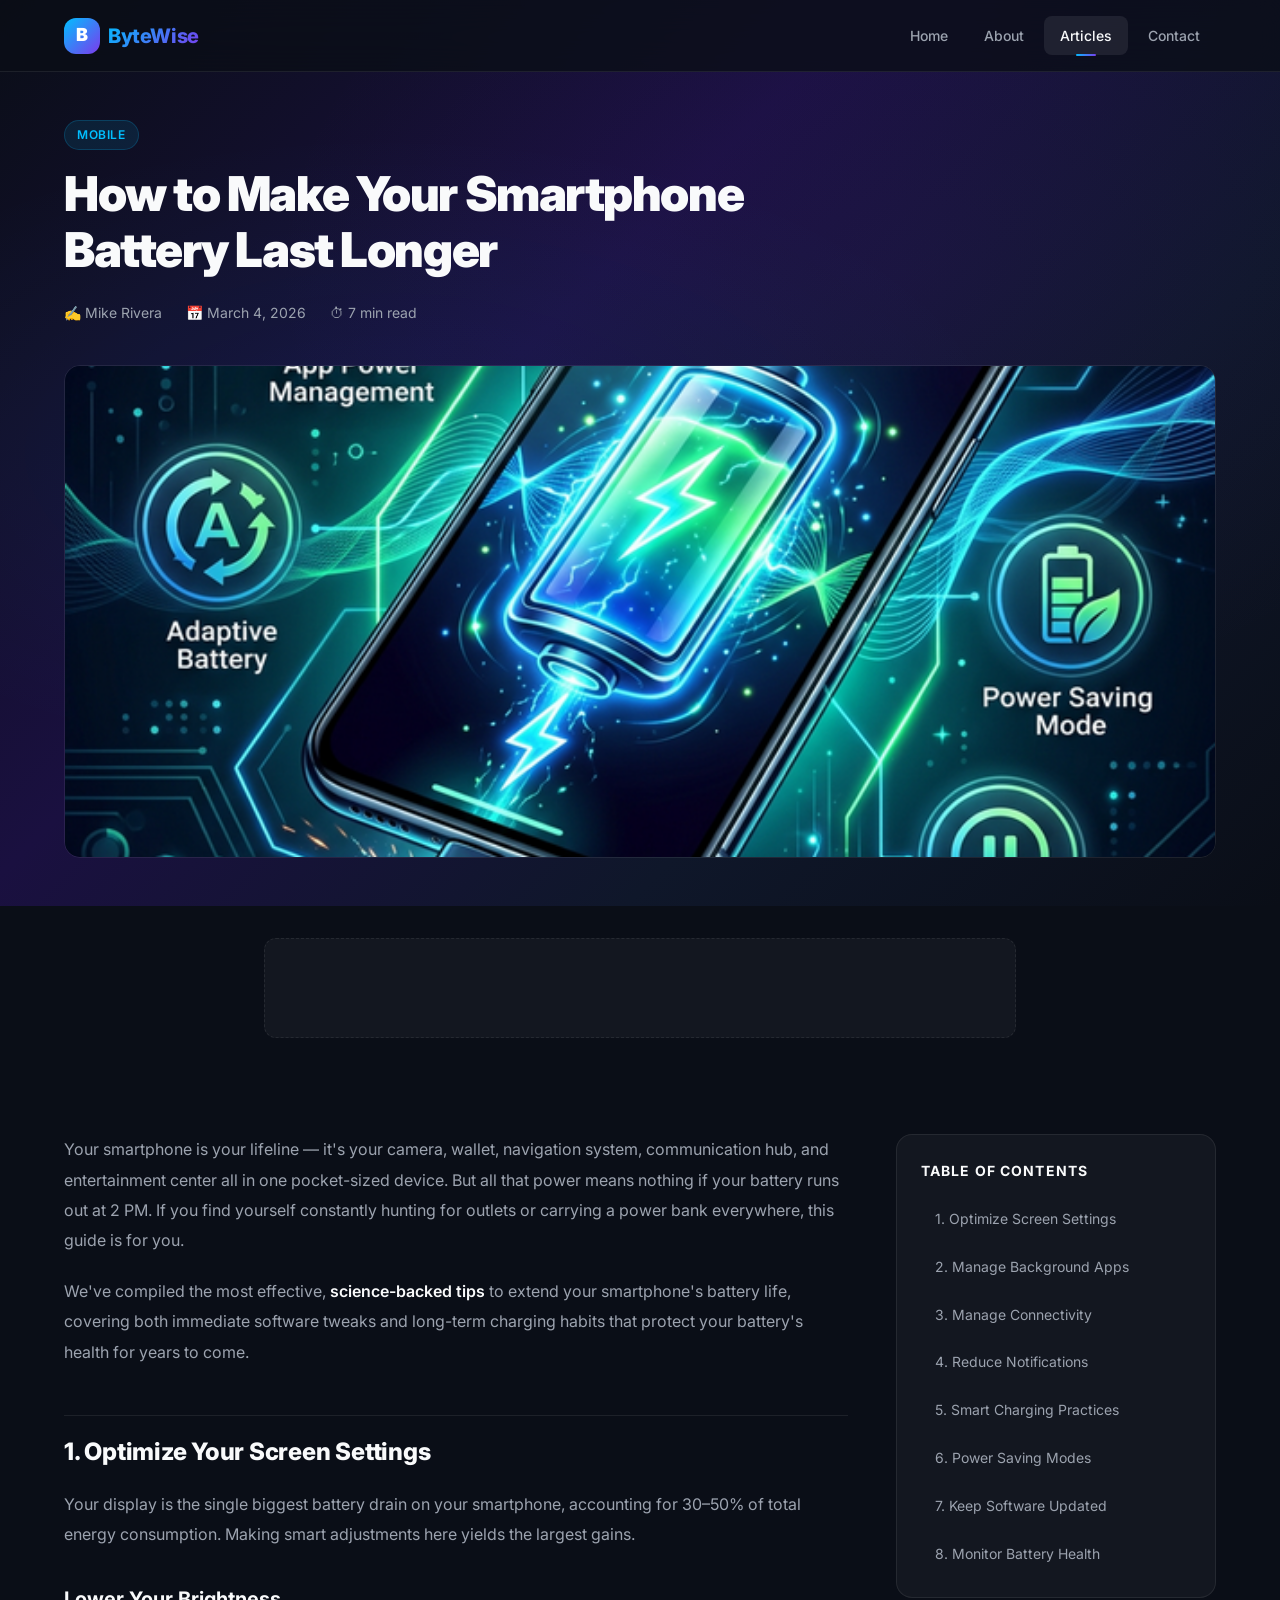
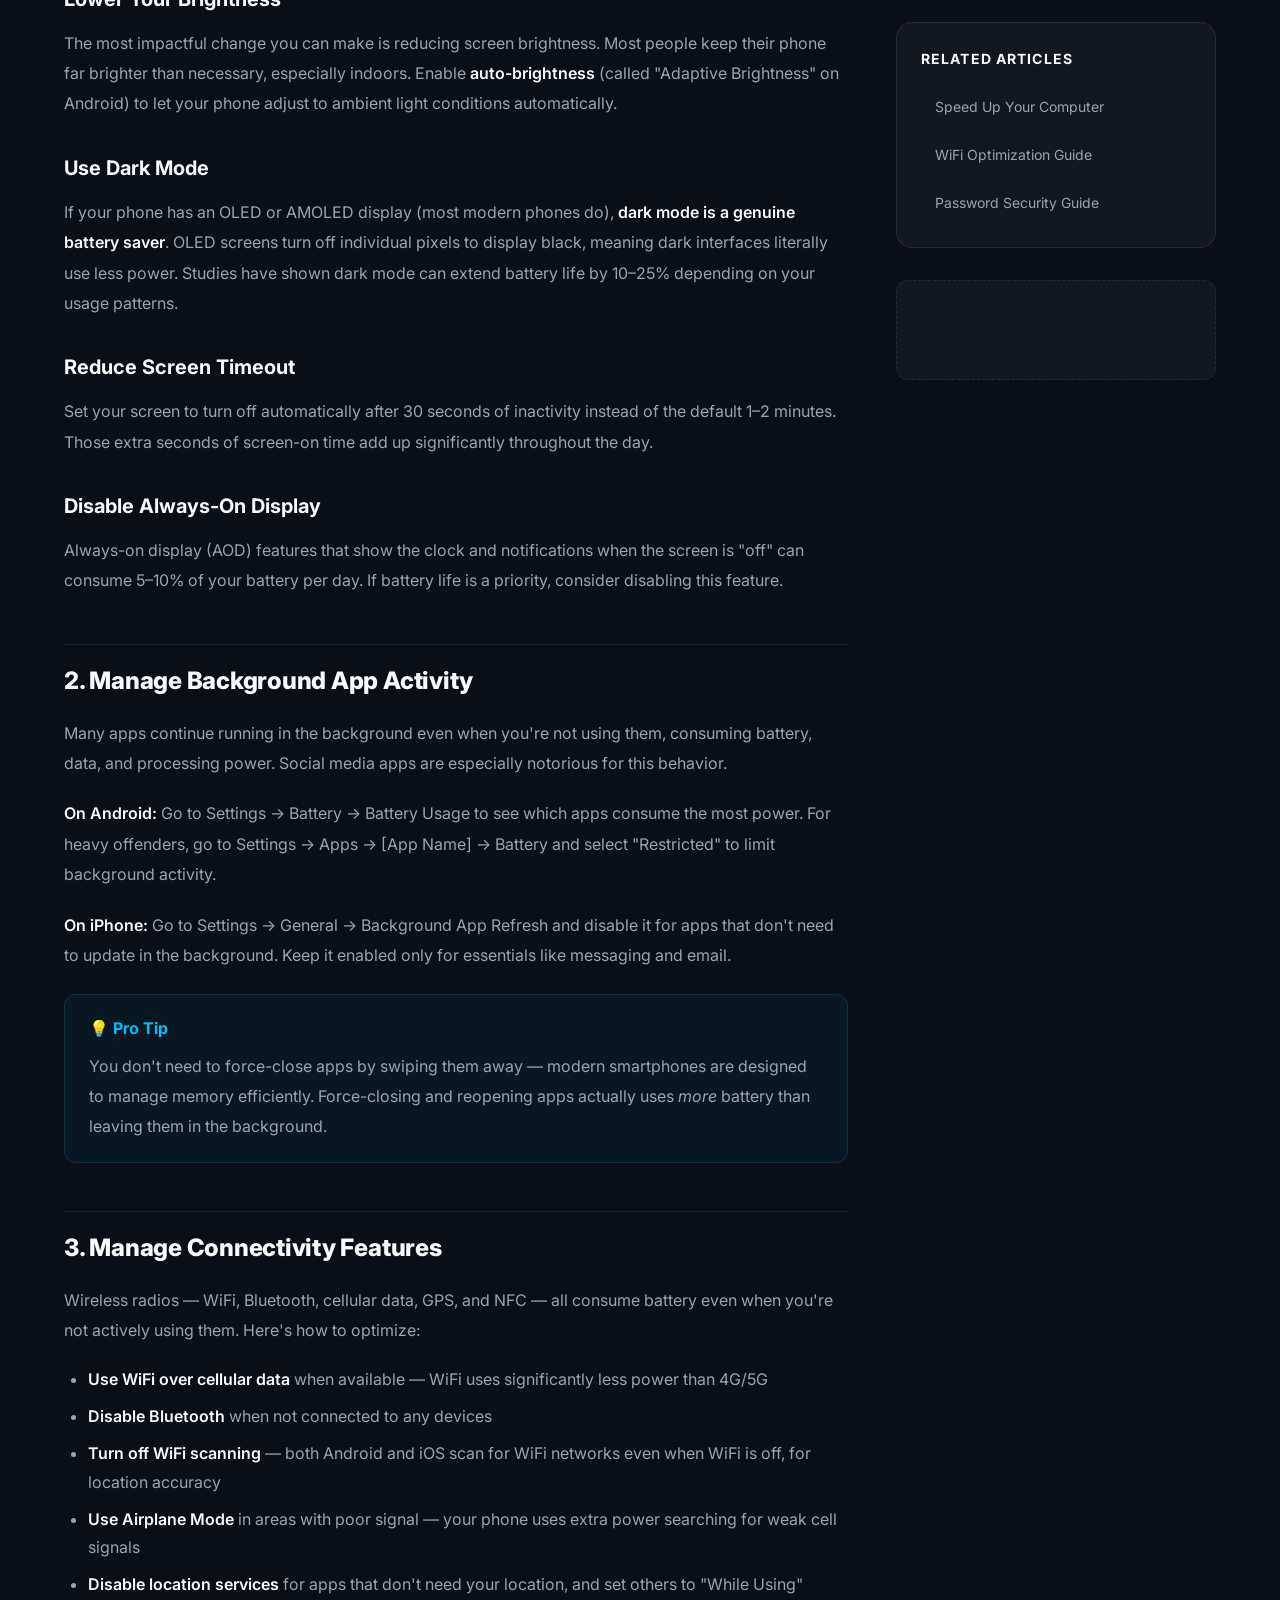
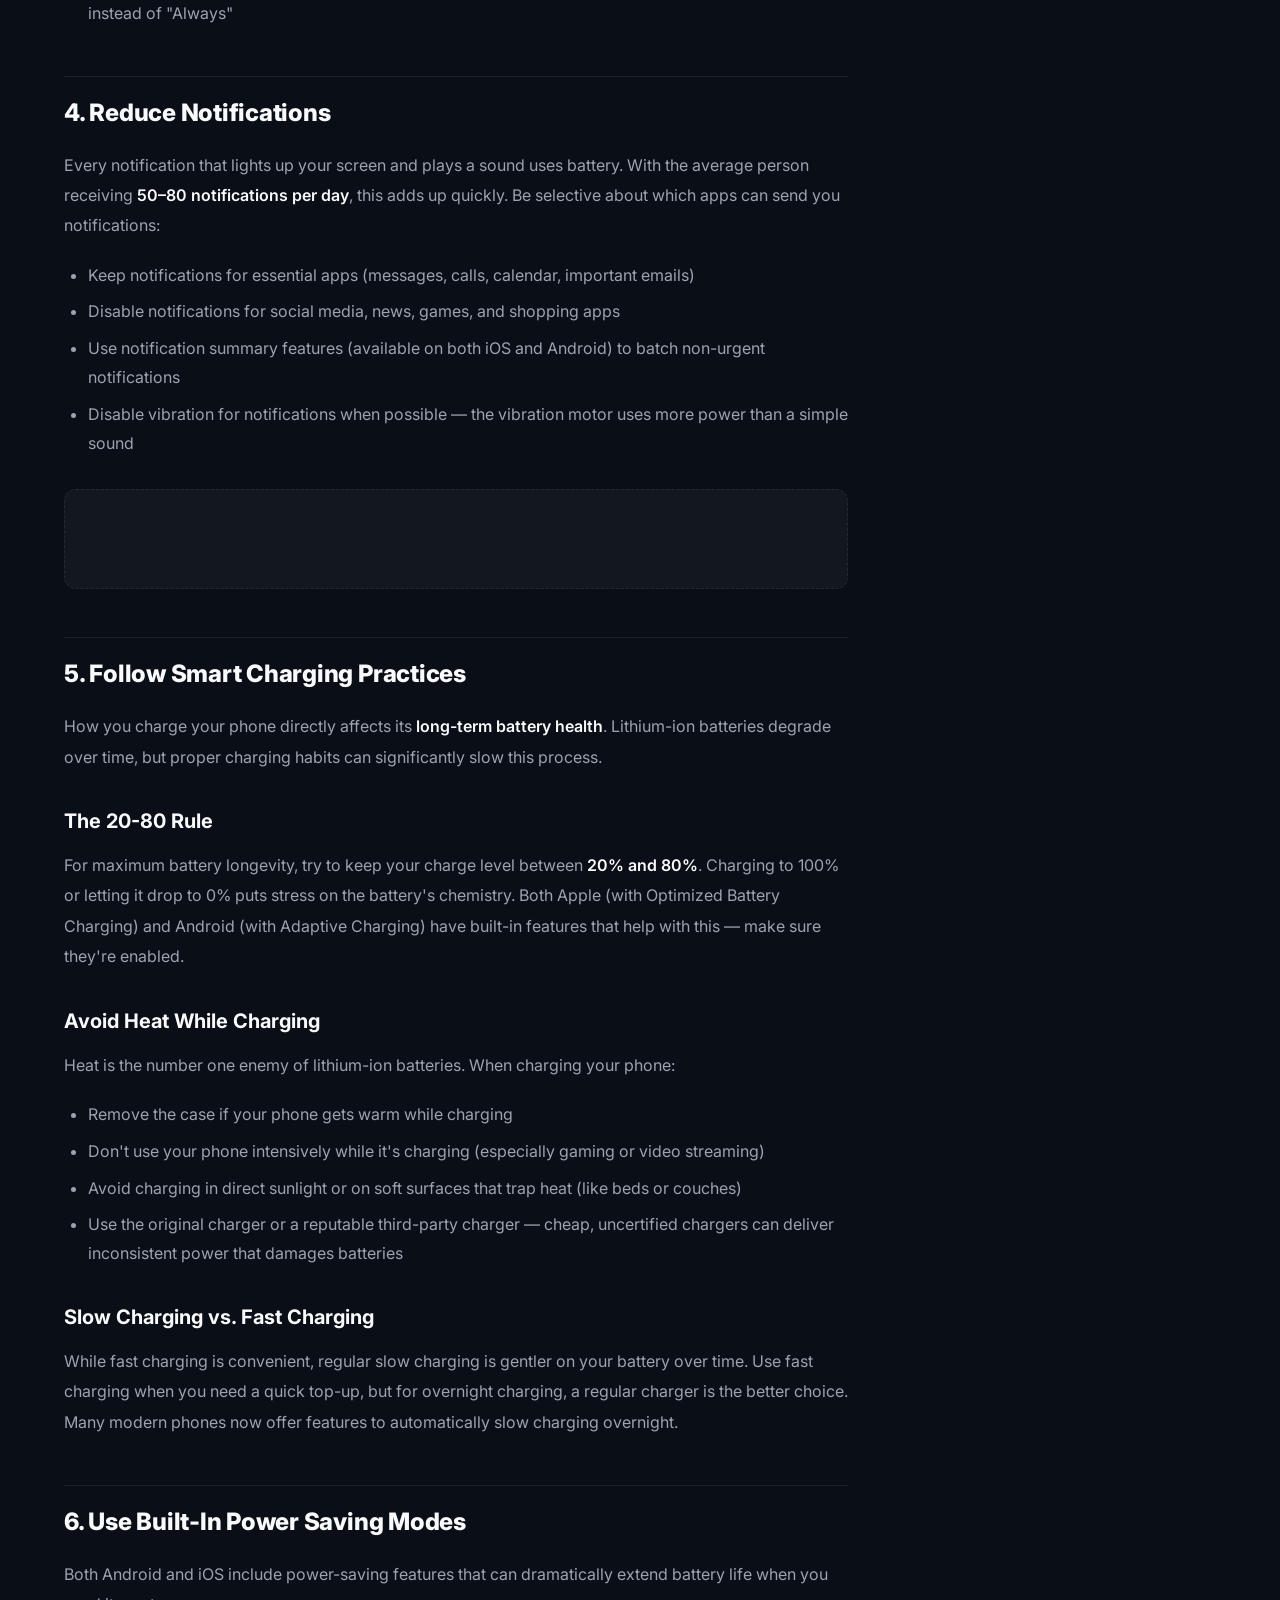
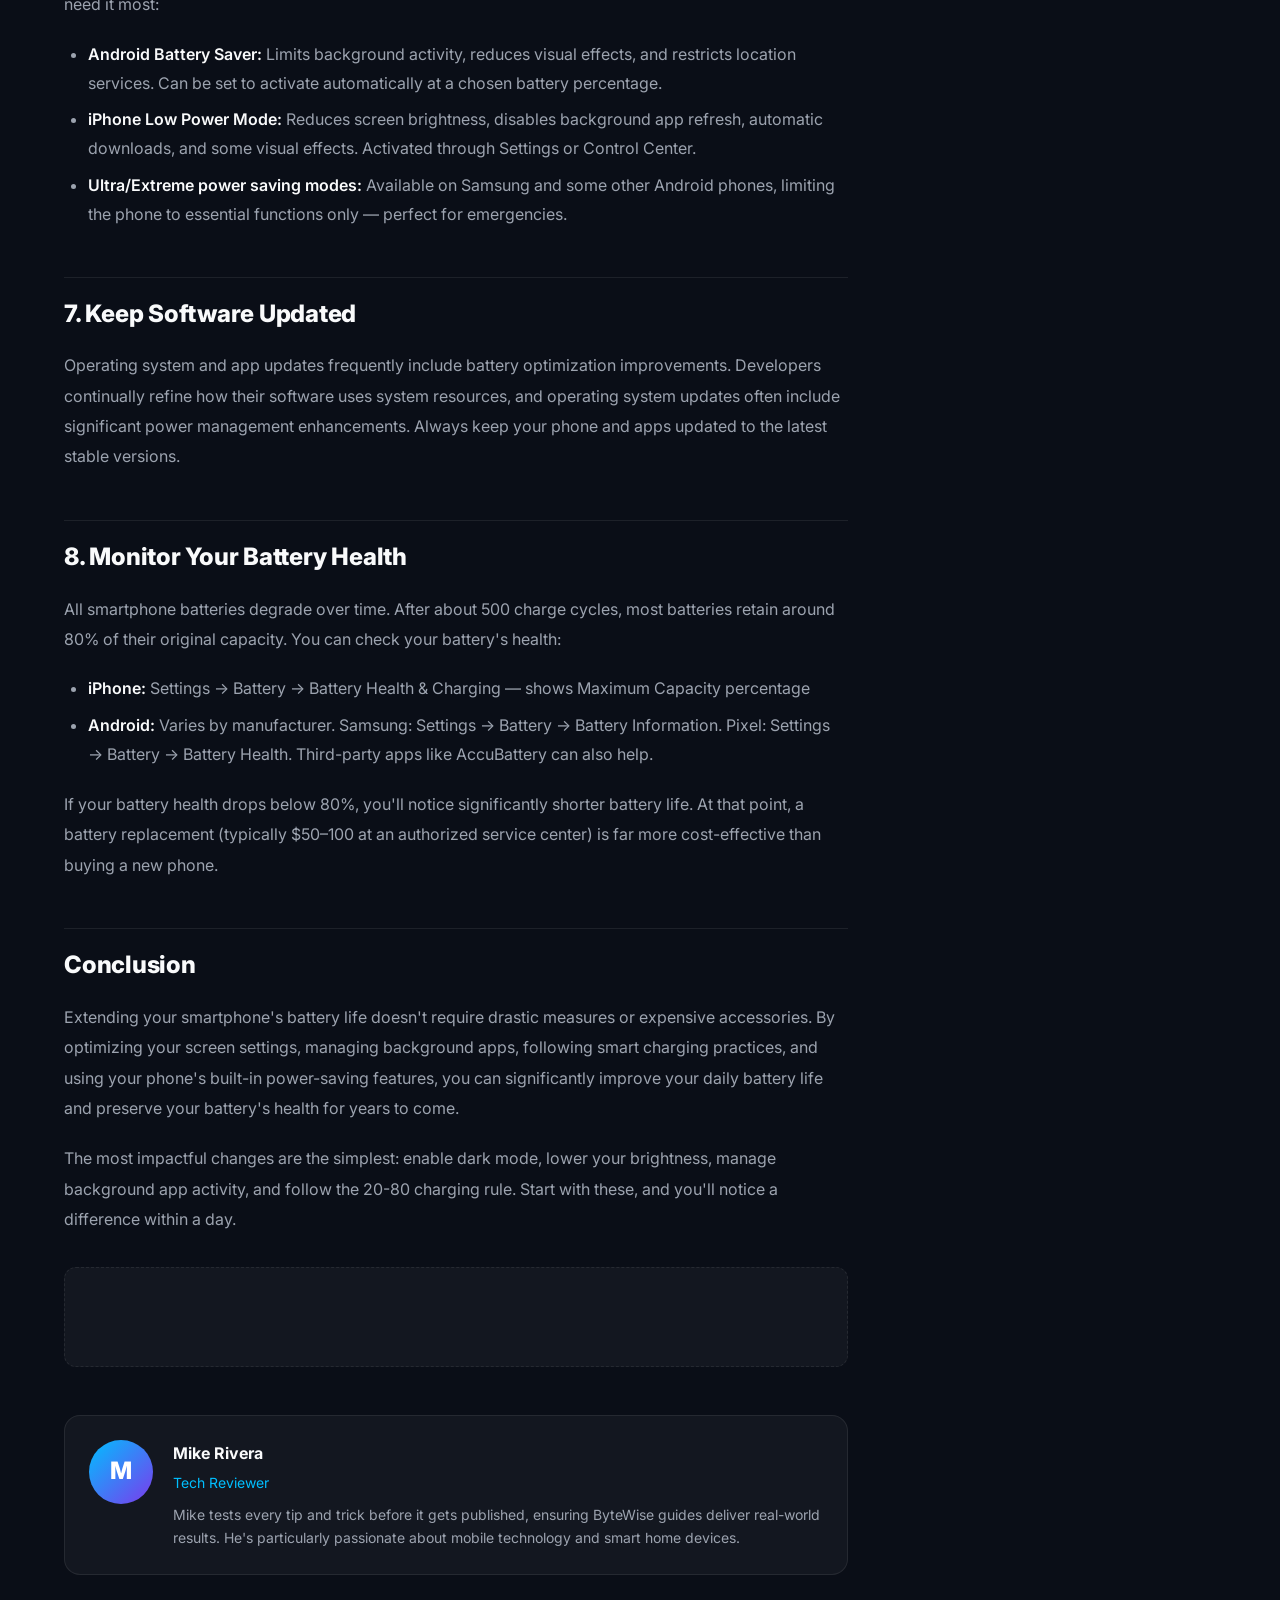
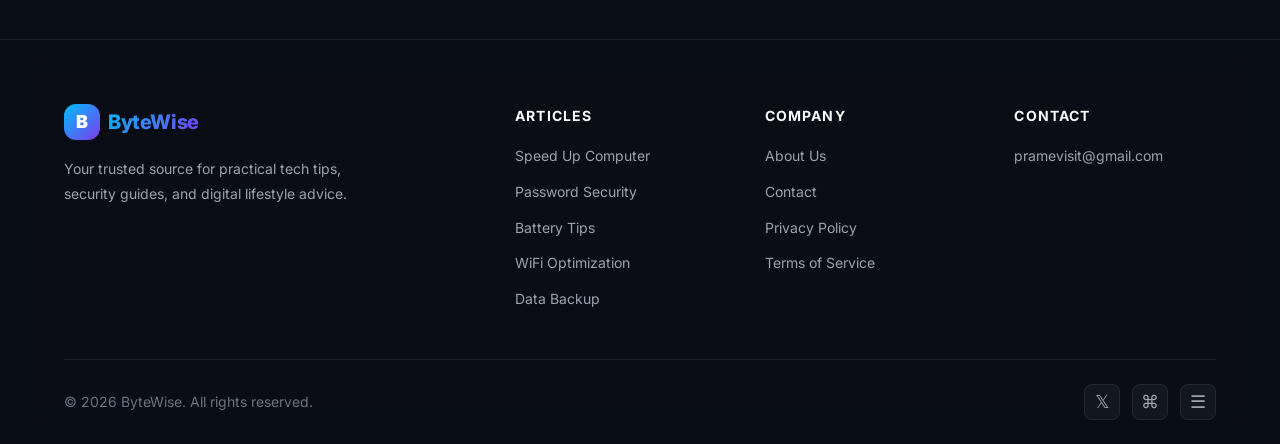
<file: articles/smartphone-battery.html>
<!DOCTYPE html>
<html lang="en">

<head>
    <meta charset="UTF-8">
    <meta name="viewport" content="width=device-width, initial-scale=1.0">
    <title>How to Make Your Smartphone Battery Last Longer — ByteWise</title>
    <meta name="description"
        content="Stop your phone from dying mid-day. Learn science-backed tips to extend battery life on both iPhone and Android, from screen settings to charging best practices.">
    <meta name="keywords"
        content="smartphone battery life, extend battery, iPhone battery tips, Android battery optimization, save battery, phone charging tips">
    <meta name="author" content="ByteWise">
    <meta name="robots" content="index, follow">
    <meta name="google-site-verification" content="SlWyN3oz9Paq2HHYGo31rOFZ1ajq1xb7T689OpySdWM" />
    <link rel="canonical" href="https://bytewise.com/articles/smartphone-battery.html">

    <meta property="og:type" content="article">
    <meta property="og:title" content="How to Make Your Smartphone Battery Last Longer">
    <meta property="og:description"
        content="Science-backed tips to extend your phone's battery life on iPhone and Android.">
    <meta property="article:published_time" content="2026-03-04">
    <meta property="article:section" content="Mobile">

    <script type="application/ld+json">
  {
    "@context": "https://schema.org",
    "@type": "Article",
    "headline": "How to Make Your Smartphone Battery Last Longer",
    "datePublished": "2026-03-04",
    "author": { "@type": "Person", "name": "Mike Rivera" },
    "publisher": { "@type": "Organization", "name": "ByteWise" },
    "description": "Science-backed tips to extend your phone's battery life."
  }
  </script>

    <script async src="https://pagead2.googlesyndication.com/pagead/js/adsbygoogle.js?client=ca-pub-6546957481428602"
        crossorigin="anonymous"></script>
    <link rel="stylesheet" href="../css/style.css">
</head>

<body>

    <div class="bg-glow" aria-hidden="true"></div>

    <header class="header" id="header">
        <div class="container">
            <a href="../index.html" class="logo" aria-label="ByteWise Home">
                <div class="logo-icon">B</div><span>ByteWise</span>
            </a>
            <nav class="nav" id="main-nav" aria-label="Main navigation">
                <a href="../index.html">Home</a>
                <a href="../about.html">About</a>
                <a href="speed-up-computer.html" class="active">Articles</a>
                <a href="../contact.html">Contact</a>
            </nav>
            <button class="mobile-menu-btn" id="mobile-menu-btn" aria-label="Toggle menu" aria-expanded="false">
                <span></span><span></span><span></span>
            </button>
        </div>
    </header>

    <main>
        <section class="article-hero">
            <div class="container">
                <span class="article-hero__category">Mobile</span>
                <h1>How to Make Your Smartphone Battery Last Longer</h1>
                <div class="article-hero__meta">
                    <span>✍️ Mike Rivera</span>
                    <span>📅 March 4, 2026</span>
                    <span>⏱ 7 min read</span>
                </div>
                <div class="article-hero__image">
                    <img src="../images/smartphone-battery.png" alt="Smartphone with glowing battery optimization icons"
                        width="1200" height="514">
                </div>
            </div>
        </section>

        <div class="container container--narrow">
            <div class="ad-slot" aria-label="Advertisement"><!-- AdSense Ad Unit --></div>
        </div>

        <section class="article-content">
            <div class="container">
                <div class="article-layout">
                    <div class="article-body">

                        <p>Your smartphone is your lifeline — it's your camera, wallet, navigation system, communication
                            hub, and entertainment center all in one pocket-sized device. But all that power means
                            nothing if your battery runs out at 2 PM. If you find yourself constantly hunting for
                            outlets or carrying a power bank everywhere, this guide is for you.</p>

                        <p>We've compiled the most effective, <strong>science-backed tips</strong> to extend your
                            smartphone's battery life, covering both immediate software tweaks and long-term charging
                            habits that protect your battery's health for years to come.</p>

                        <h2 id="screen">1. Optimize Your Screen Settings</h2>
                        <p>Your display is the single biggest battery drain on your smartphone, accounting for 30–50% of
                            total energy consumption. Making smart adjustments here yields the largest gains.</p>

                        <h3>Lower Your Brightness</h3>
                        <p>The most impactful change you can make is reducing screen brightness. Most people keep their
                            phone far brighter than necessary, especially indoors. Enable
                            <strong>auto-brightness</strong> (called "Adaptive Brightness" on Android) to let your phone
                            adjust to ambient light conditions automatically.
                        </p>

                        <h3>Use Dark Mode</h3>
                        <p>If your phone has an OLED or AMOLED display (most modern phones do), <strong>dark mode is a
                                genuine battery saver</strong>. OLED screens turn off individual pixels to display
                            black, meaning dark interfaces literally use less power. Studies have shown dark mode can
                            extend battery life by 10–25% depending on your usage patterns.</p>

                        <h3>Reduce Screen Timeout</h3>
                        <p>Set your screen to turn off automatically after 30 seconds of inactivity instead of the
                            default 1–2 minutes. Those extra seconds of screen-on time add up significantly throughout
                            the day.</p>

                        <h3>Disable Always-On Display</h3>
                        <p>Always-on display (AOD) features that show the clock and notifications when the screen is
                            "off" can consume 5–10% of your battery per day. If battery life is a priority, consider
                            disabling this feature.</p>

                        <h2 id="background-apps">2. Manage Background App Activity</h2>
                        <p>Many apps continue running in the background even when you're not using them, consuming
                            battery, data, and processing power. Social media apps are especially notorious for this
                            behavior.</p>

                        <p><strong>On Android:</strong> Go to Settings → Battery → Battery Usage to see which apps
                            consume the most power. For heavy offenders, go to Settings → Apps → [App Name] → Battery
                            and select "Restricted" to limit background activity.</p>

                        <p><strong>On iPhone:</strong> Go to Settings → General → Background App Refresh and disable it
                            for apps that don't need to update in the background. Keep it enabled only for essentials
                            like messaging and email.</p>

                        <div class="tip-box">
                            <div class="tip-box__title">💡 Pro Tip</div>
                            <p>You don't need to force-close apps by swiping them away — modern smartphones are designed
                                to manage memory efficiently. Force-closing and reopening apps actually uses
                                <em>more</em> battery than leaving them in the background.
                            </p>
                        </div>

                        <h2 id="connectivity">3. Manage Connectivity Features</h2>
                        <p>Wireless radios — WiFi, Bluetooth, cellular data, GPS, and NFC — all consume battery even
                            when you're not actively using them. Here's how to optimize:</p>
                        <ul>
                            <li><strong>Use WiFi over cellular data</strong> when available — WiFi uses significantly
                                less power than 4G/5G</li>
                            <li><strong>Disable Bluetooth</strong> when not connected to any devices</li>
                            <li><strong>Turn off WiFi scanning</strong> — both Android and iOS scan for WiFi networks
                                even when WiFi is off, for location accuracy</li>
                            <li><strong>Use Airplane Mode</strong> in areas with poor signal — your phone uses extra
                                power searching for weak cell signals</li>
                            <li><strong>Disable location services</strong> for apps that don't need your location, and
                                set others to "While Using" instead of "Always"</li>
                        </ul>

                        <h2 id="notifications">4. Reduce Notifications</h2>
                        <p>Every notification that lights up your screen and plays a sound uses battery. With the
                            average person receiving <strong>50–80 notifications per day</strong>, this adds up quickly.
                            Be selective about which apps can send you notifications:</p>
                        <ul>
                            <li>Keep notifications for essential apps (messages, calls, calendar, important emails)</li>
                            <li>Disable notifications for social media, news, games, and shopping apps</li>
                            <li>Use notification summary features (available on both iOS and Android) to batch
                                non-urgent notifications</li>
                            <li>Disable vibration for notifications when possible — the vibration motor uses more power
                                than a simple sound</li>
                        </ul>

                        <div class="ad-slot" aria-label="Advertisement"><!-- AdSense Ad Unit --></div>

                        <h2 id="charging">5. Follow Smart Charging Practices</h2>
                        <p>How you charge your phone directly affects its <strong>long-term battery health</strong>.
                            Lithium-ion batteries degrade over time, but proper charging habits can significantly slow
                            this process.</p>

                        <h3>The 20-80 Rule</h3>
                        <p>For maximum battery longevity, try to keep your charge level between <strong>20% and
                                80%</strong>. Charging to 100% or letting it drop to 0% puts stress on the battery's
                            chemistry. Both Apple (with Optimized Battery Charging) and Android (with Adaptive Charging)
                            have built-in features that help with this — make sure they're enabled.</p>

                        <h3>Avoid Heat While Charging</h3>
                        <p>Heat is the number one enemy of lithium-ion batteries. When charging your phone:</p>
                        <ul>
                            <li>Remove the case if your phone gets warm while charging</li>
                            <li>Don't use your phone intensively while it's charging (especially gaming or video
                                streaming)</li>
                            <li>Avoid charging in direct sunlight or on soft surfaces that trap heat (like beds or
                                couches)</li>
                            <li>Use the original charger or a reputable third-party charger — cheap, uncertified
                                chargers can deliver inconsistent power that damages batteries</li>
                        </ul>

                        <h3>Slow Charging vs. Fast Charging</h3>
                        <p>While fast charging is convenient, regular slow charging is gentler on your battery over
                            time. Use fast charging when you need a quick top-up, but for overnight charging, a regular
                            charger is the better choice. Many modern phones now offer features to automatically slow
                            charging overnight.</p>

                        <h2 id="power-saving">6. Use Built-In Power Saving Modes</h2>
                        <p>Both Android and iOS include power-saving features that can dramatically extend battery life
                            when you need it most:</p>
                        <ul>
                            <li><strong>Android Battery Saver:</strong> Limits background activity, reduces visual
                                effects, and restricts location services. Can be set to activate automatically at a
                                chosen battery percentage.</li>
                            <li><strong>iPhone Low Power Mode:</strong> Reduces screen brightness, disables background
                                app refresh, automatic downloads, and some visual effects. Activated through Settings or
                                Control Center.</li>
                            <li><strong>Ultra/Extreme power saving modes:</strong> Available on Samsung and some other
                                Android phones, limiting the phone to essential functions only — perfect for
                                emergencies.</li>
                        </ul>

                        <h2 id="updates-apps">7. Keep Software Updated</h2>
                        <p>Operating system and app updates frequently include battery optimization improvements.
                            Developers continually refine how their software uses system resources, and operating system
                            updates often include significant power management enhancements. Always keep your phone and
                            apps updated to the latest stable versions.</p>

                        <h2 id="battery-health">8. Monitor Your Battery Health</h2>
                        <p>All smartphone batteries degrade over time. After about 500 charge cycles, most batteries
                            retain around 80% of their original capacity. You can check your battery's health:</p>
                        <ul>
                            <li><strong>iPhone:</strong> Settings → Battery → Battery Health & Charging — shows Maximum
                                Capacity percentage</li>
                            <li><strong>Android:</strong> Varies by manufacturer. Samsung: Settings → Battery → Battery
                                Information. Pixel: Settings → Battery → Battery Health. Third-party apps like
                                AccuBattery can also help.</li>
                        </ul>
                        <p>If your battery health drops below 80%, you'll notice significantly shorter battery life. At
                            that point, a battery replacement (typically $50–100 at an authorized service center) is far
                            more cost-effective than buying a new phone.</p>

                        <h2>Conclusion</h2>
                        <p>Extending your smartphone's battery life doesn't require drastic measures or expensive
                            accessories. By optimizing your screen settings, managing background apps, following smart
                            charging practices, and using your phone's built-in power-saving features, you can
                            significantly improve your daily battery life and preserve your battery's health for years
                            to come.</p>
                        <p>The most impactful changes are the simplest: enable dark mode, lower your brightness, manage
                            background app activity, and follow the 20-80 charging rule. Start with these, and you'll
                            notice a difference within a day.</p>

                        <div class="ad-slot" aria-label="Advertisement"><!-- AdSense Ad Unit --></div>

                        <div class="author-bio">
                            <div class="author-bio__avatar">M</div>
                            <div>
                                <div class="author-bio__name">Mike Rivera</div>
                                <div class="author-bio__role">Tech Reviewer</div>
                                <div class="author-bio__desc">Mike tests every tip and trick before it gets published,
                                    ensuring ByteWise guides deliver real-world results. He's particularly passionate
                                    about mobile technology and smart home devices.</div>
                            </div>
                        </div>

                    </div>

                    <aside class="article-sidebar">
                        <div class="sidebar-widget">
                            <h3 class="sidebar-widget__title">Table of Contents</h3>
                            <div class="toc-list">
                                <a href="#screen">1. Optimize Screen Settings</a>
                                <a href="#background-apps">2. Manage Background Apps</a>
                                <a href="#connectivity">3. Manage Connectivity</a>
                                <a href="#notifications">4. Reduce Notifications</a>
                                <a href="#charging">5. Smart Charging Practices</a>
                                <a href="#power-saving">6. Power Saving Modes</a>
                                <a href="#updates-apps">7. Keep Software Updated</a>
                                <a href="#battery-health">8. Monitor Battery Health</a>
                            </div>
                        </div>

                        <div class="sidebar-widget">
                            <h3 class="sidebar-widget__title">Related Articles</h3>
                            <div class="toc-list">
                                <a href="speed-up-computer.html">Speed Up Your Computer</a>
                                <a href="wifi-optimization.html">WiFi Optimization Guide</a>
                                <a href="password-security.html">Password Security Guide</a>
                            </div>
                        </div>

                        <div class="ad-slot" aria-label="Advertisement"><!-- AdSense Ad Unit --></div>
                    </aside>
                </div>
            </div>
        </section>
    </main>

    <footer class="footer" id="footer">
        <div class="container">
            <div class="footer-main">
                <div class="footer-brand">
                    <a href="../index.html" class="logo">
                        <div class="logo-icon">B</div><span>ByteWise</span>
                    </a>
                    <p>Your trusted source for practical tech tips, security guides, and digital lifestyle advice.</p>
                </div>
                <div>
                    <h4 class="footer-heading">Articles</h4>
                    <div class="footer-links">
                        <a href="speed-up-computer.html">Speed Up Computer</a>
                        <a href="password-security.html">Password Security</a>
                        <a href="smartphone-battery.html">Battery Tips</a>
                        <a href="wifi-optimization.html">WiFi Optimization</a>
                        <a href="data-backup.html">Data Backup</a>
                    </div>
                </div>
                <div>
                    <h4 class="footer-heading">Company</h4>
                    <div class="footer-links">
                        <a href="../about.html">About Us</a>
                        <a href="../contact.html">Contact</a>
                        <a href="../privacy-policy.html">Privacy Policy</a>
                        <a href="../terms.html">Terms of Service</a>
                    </div>
                </div>
                <div>
                    <h4 class="footer-heading">Contact</h4>
                    <div class="footer-links">
                        <a href="mailto:pramevisit@gmail.com">pramevisit@gmail.com</a>
                    </div>
                </div>
            </div>
            <div class="footer-bottom">
                <p>&copy; 2026 ByteWise. All rights reserved.</p>
                <div class="footer-social">
                    <a href="#" aria-label="Twitter">𝕏</a>
                    <a href="#" aria-label="GitHub">⌘</a>
                    <a href="#" aria-label="RSS">☰</a>
                </div>
            </div>
        </div>
    </footer>

    <script src="../js/main.js"></script>
</body>

</html>
</file>
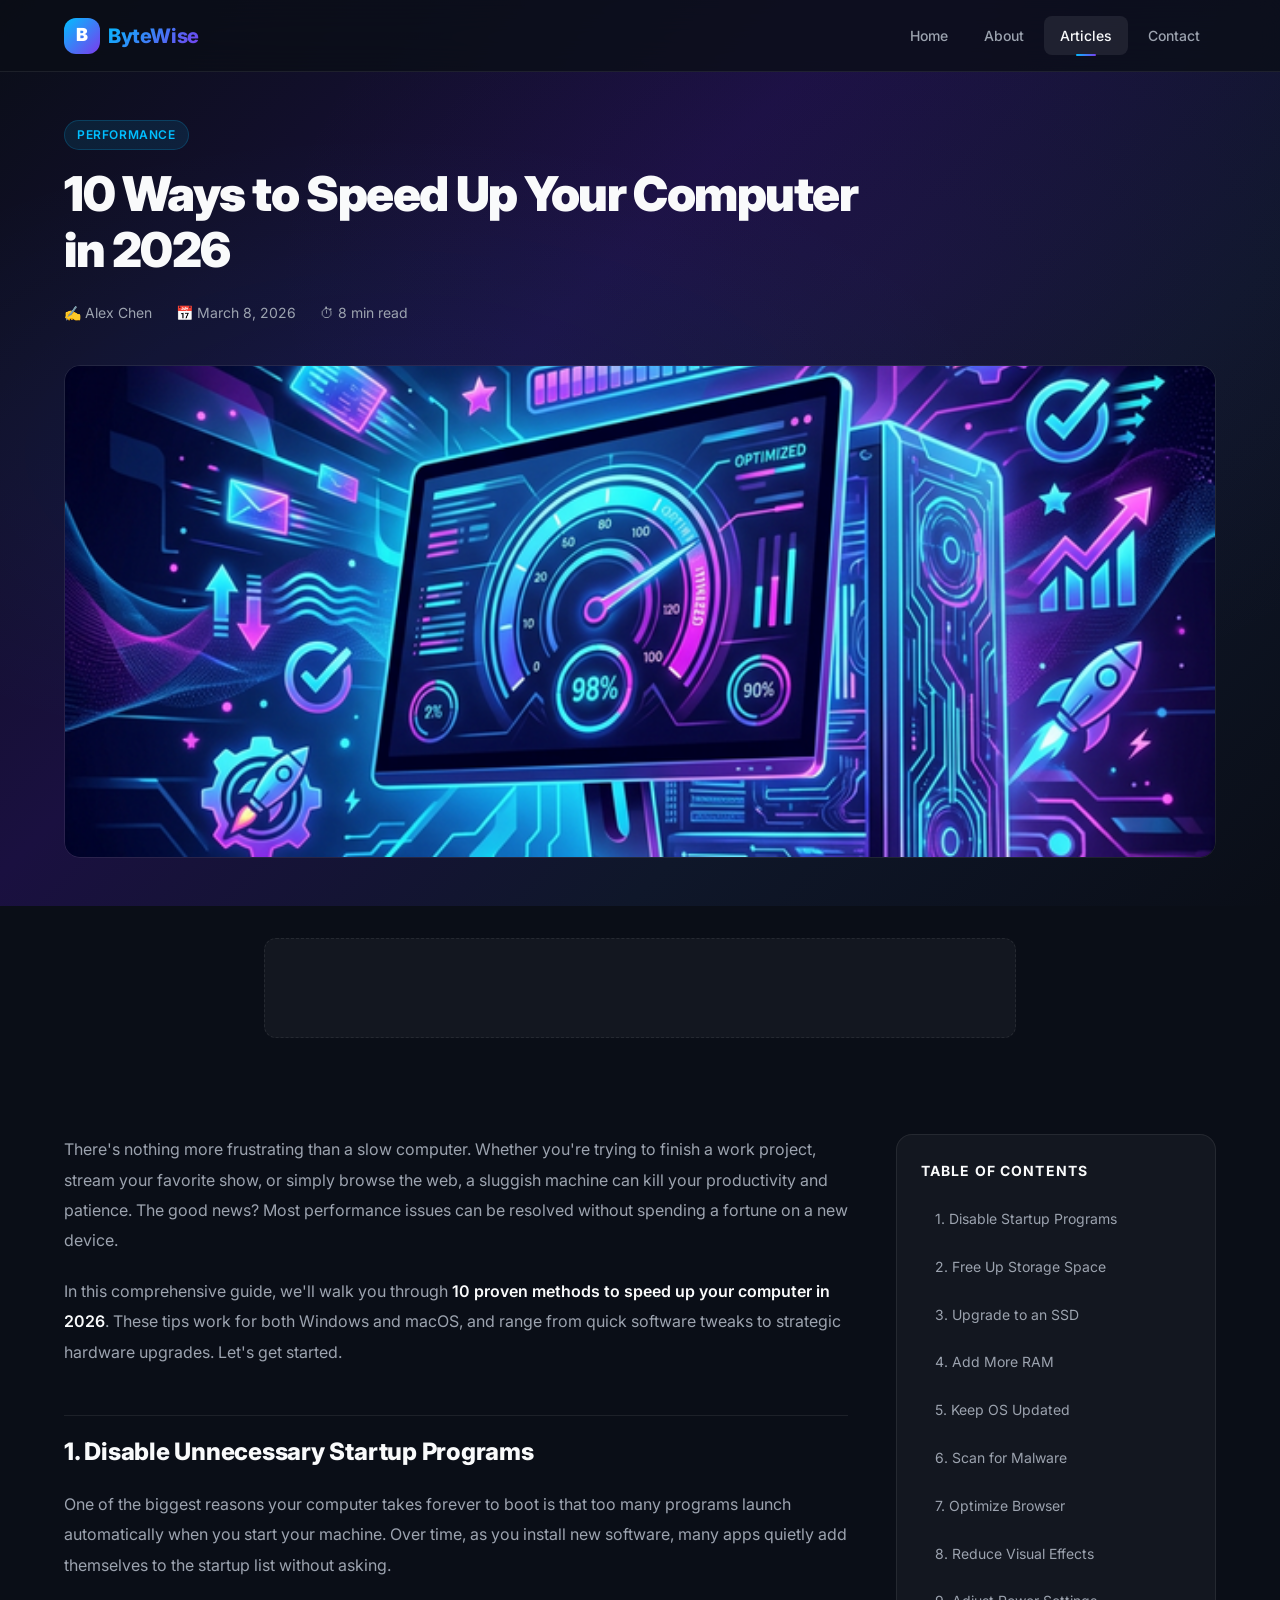
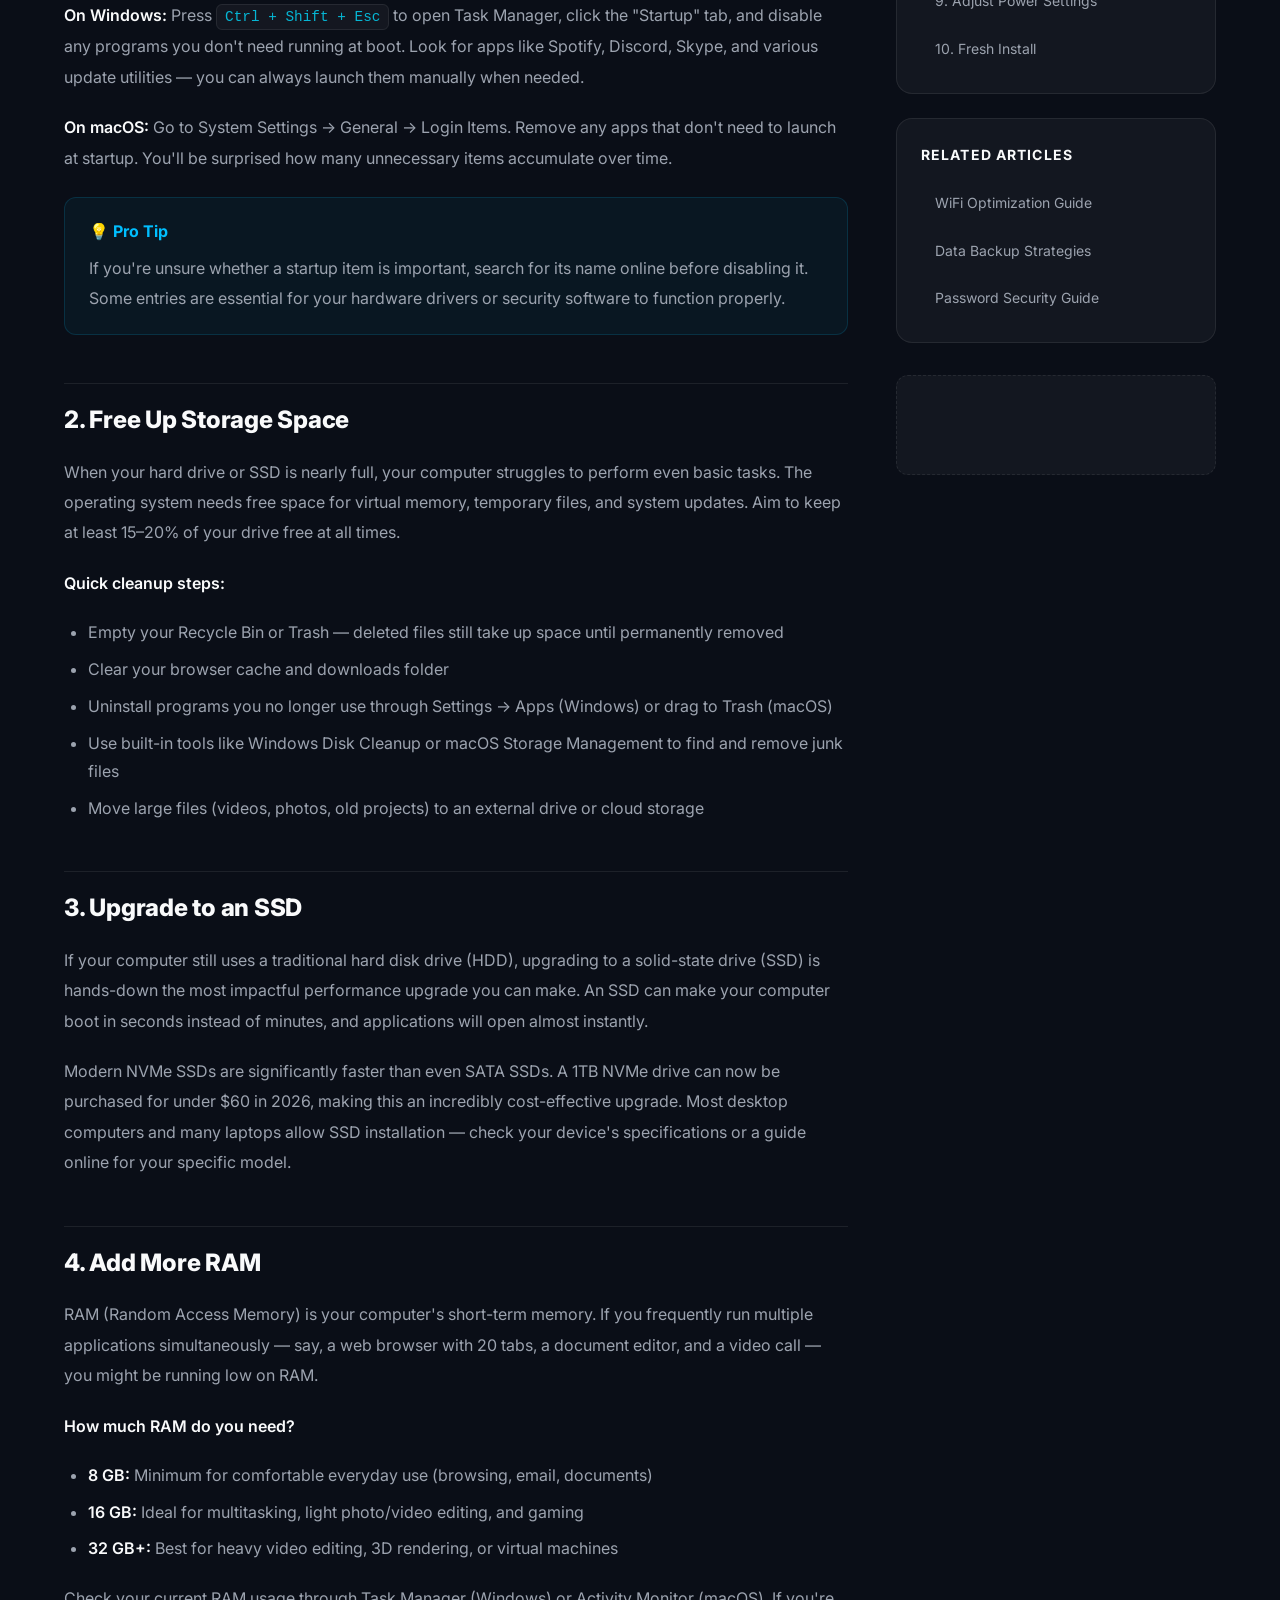
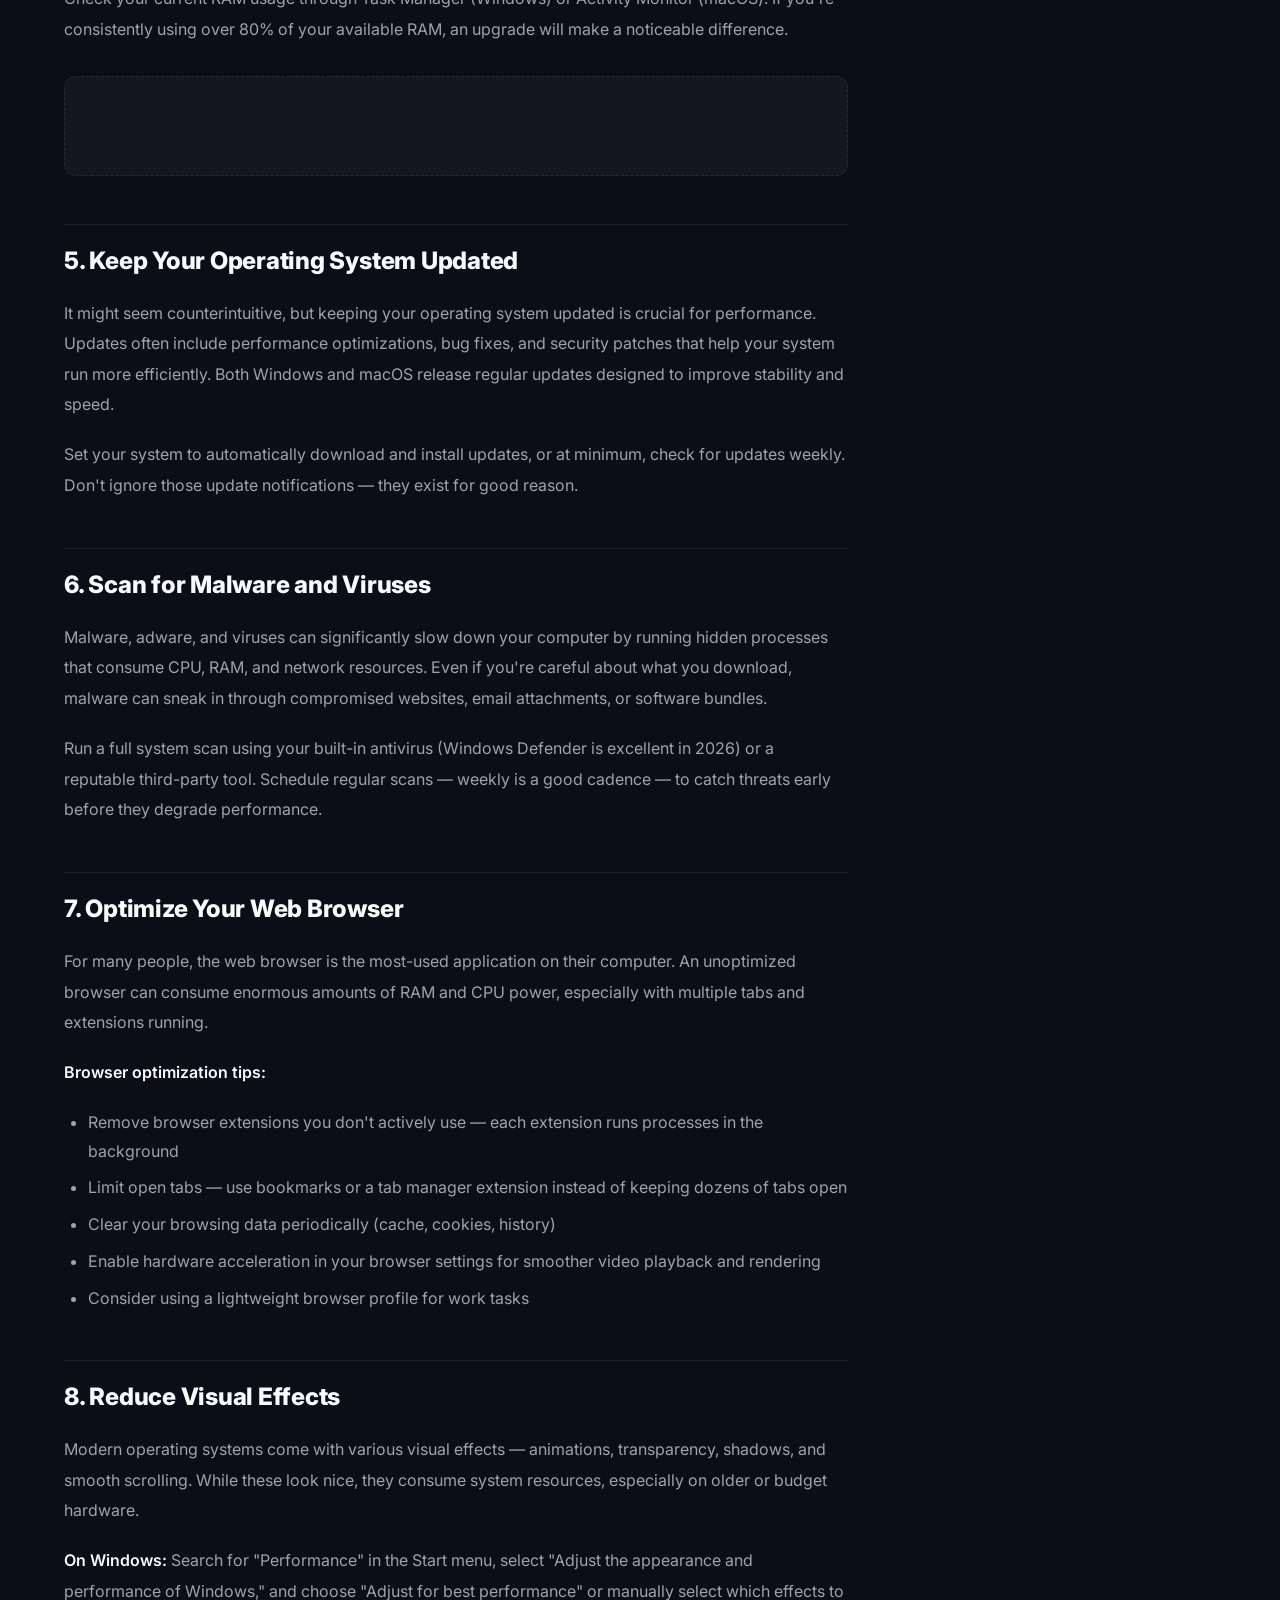
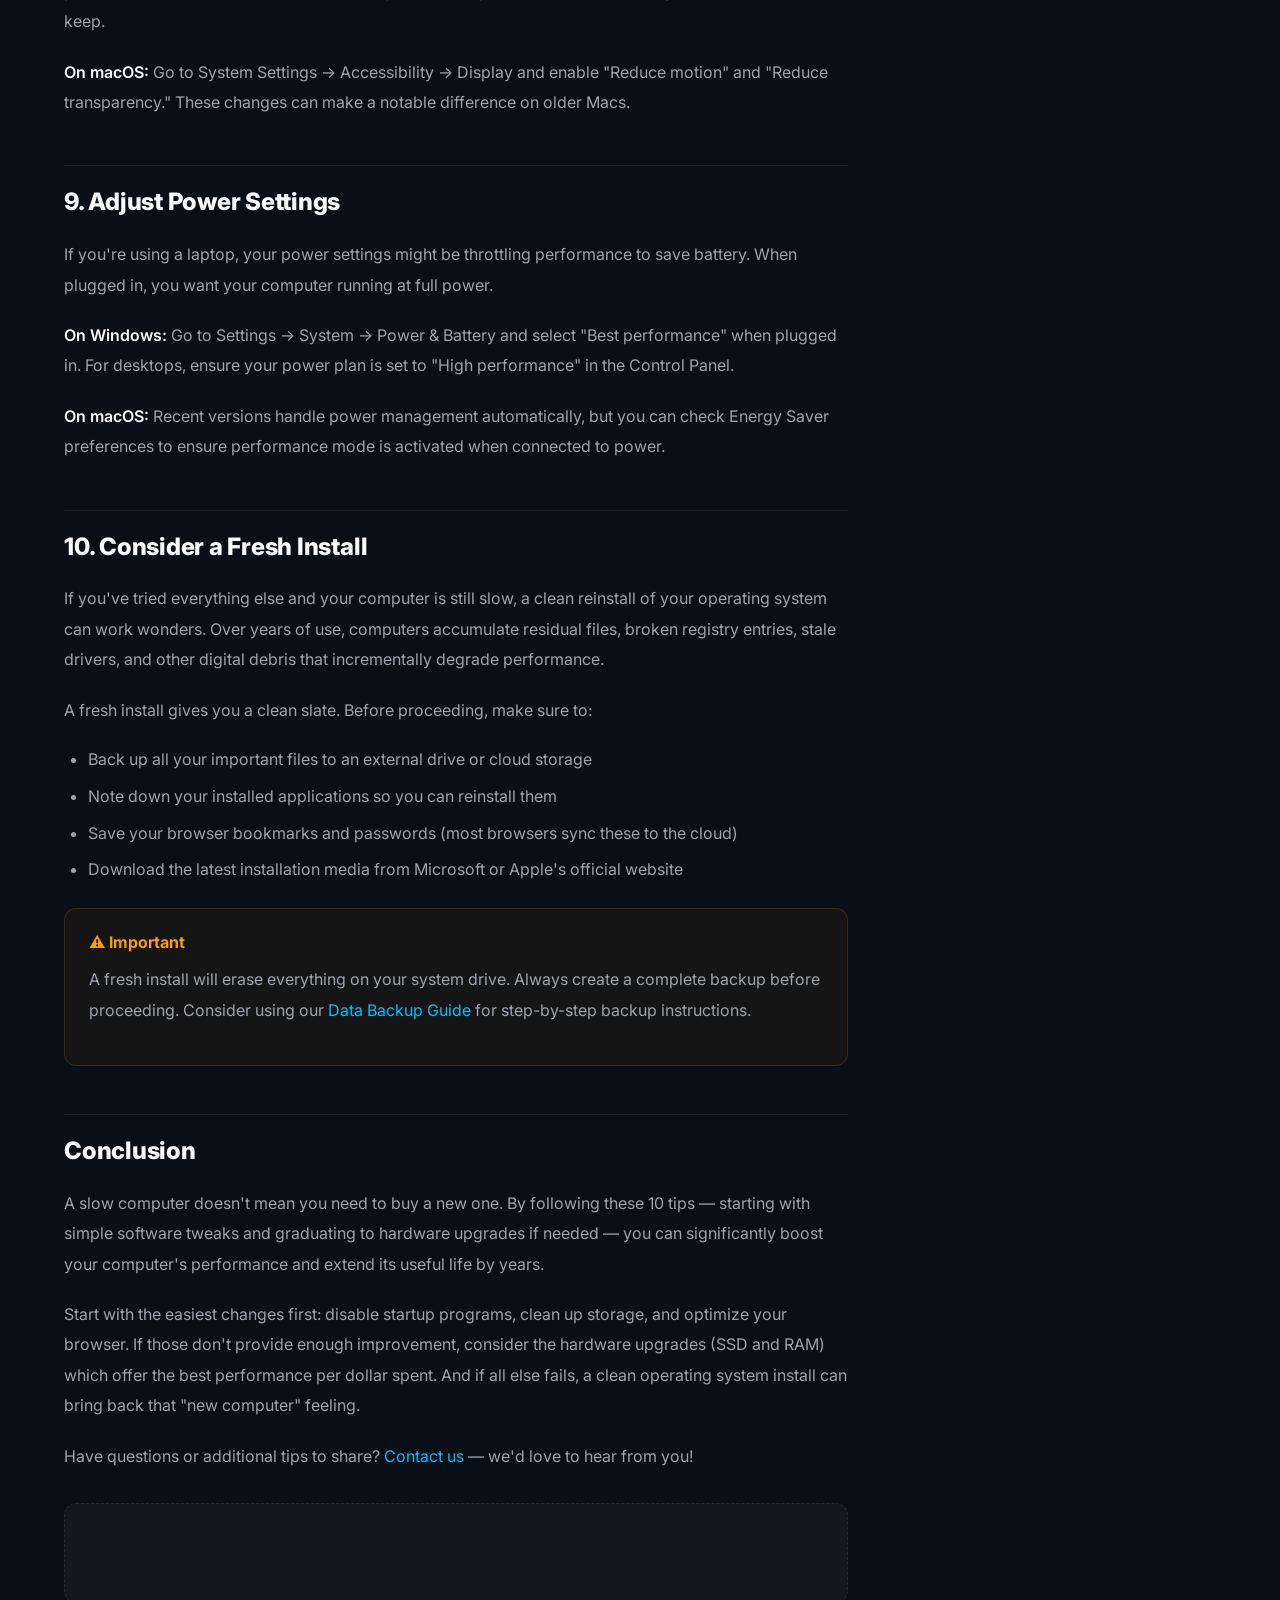
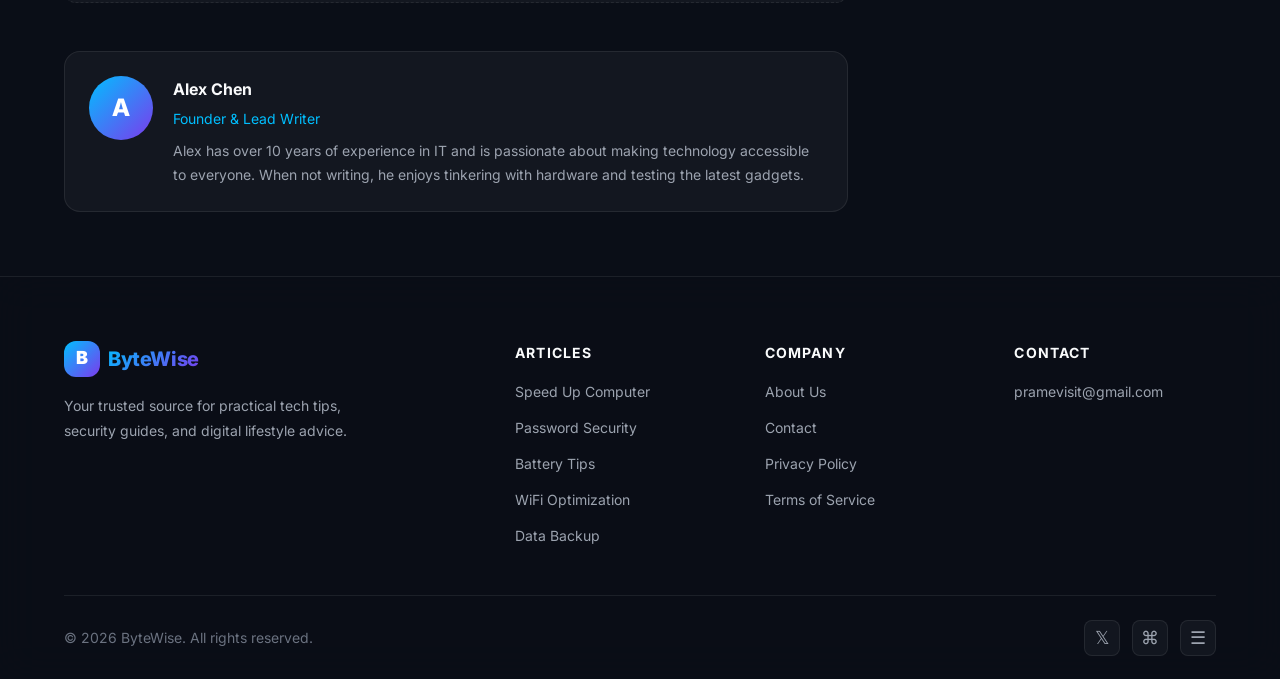
<file: articles/speed-up-computer.html>
<!DOCTYPE html>
<html lang="en">

<head>
    <meta charset="UTF-8">
    <meta name="viewport" content="width=device-width, initial-scale=1.0">
    <title>10 Ways to Speed Up Your Computer in 2026 — ByteWise</title>
    <meta name="description"
        content="Is your computer running slow? Discover 10 proven methods to speed up your PC or Mac in 2026, from disabling startup programs to upgrading hardware and optimizing settings.">
    <meta name="keywords"
        content="speed up computer, slow computer fix, PC performance, optimize computer, Windows speed tips, Mac speed tips">
    <meta name="author" content="ByteWise">
    <meta name="robots" content="index, follow">
    <meta name="google-site-verification" content="SlWyN3oz9Paq2HHYGo31rOFZ1ajq1xb7T689OpySdWM" />
    <link rel="canonical" href="https://bytewise.com/articles/speed-up-computer.html">

    <meta property="og:type" content="article">
    <meta property="og:title" content="10 Ways to Speed Up Your Computer in 2026">
    <meta property="og:description"
        content="Proven methods to boost your computer's performance — from simple software tweaks to strategic hardware upgrades.">
    <meta property="article:published_time" content="2026-03-08">
    <meta property="article:section" content="Performance">

    <script type="application/ld+json">
  {
    "@context": "https://schema.org",
    "@type": "Article",
    "headline": "10 Ways to Speed Up Your Computer in 2026",
    "datePublished": "2026-03-08",
    "author": { "@type": "Person", "name": "Alex Chen" },
    "publisher": { "@type": "Organization", "name": "ByteWise" },
    "description": "Proven methods to boost your computer's performance."
  }
  </script>

    <script async src="https://pagead2.googlesyndication.com/pagead/js/adsbygoogle.js?client=ca-pub-6546957481428602"
        crossorigin="anonymous"></script>
    <link rel="stylesheet" href="../css/style.css">
</head>

<body>

    <div class="bg-glow" aria-hidden="true"></div>

    <header class="header" id="header">
        <div class="container">
            <a href="../index.html" class="logo" aria-label="ByteWise Home">
                <div class="logo-icon">B</div>
                <span>ByteWise</span>
            </a>
            <nav class="nav" id="main-nav" aria-label="Main navigation">
                <a href="../index.html">Home</a>
                <a href="../about.html">About</a>
                <a href="speed-up-computer.html" class="active">Articles</a>
                <a href="../contact.html">Contact</a>
            </nav>
            <button class="mobile-menu-btn" id="mobile-menu-btn" aria-label="Toggle menu" aria-expanded="false">
                <span></span><span></span><span></span>
            </button>
        </div>
    </header>

    <main>
        <section class="article-hero">
            <div class="container">
                <span class="article-hero__category">Performance</span>
                <h1>10 Ways to Speed Up Your Computer in 2026</h1>
                <div class="article-hero__meta">
                    <span>✍️ Alex Chen</span>
                    <span>📅 March 8, 2026</span>
                    <span>⏱ 8 min read</span>
                </div>
                <div class="article-hero__image">
                    <img src="../images/speed-up-computer.png"
                        alt="Futuristic computer with performance optimization graphics" width="1200" height="514">
                </div>
            </div>
        </section>

        <!-- Ad Slot: Top -->
        <div class="container container--narrow">
            <div class="ad-slot" aria-label="Advertisement"><!-- AdSense Ad Unit --></div>
        </div>

        <section class="article-content">
            <div class="container">
                <div class="article-layout">
                    <div class="article-body">

                        <p>There's nothing more frustrating than a slow computer. Whether you're trying to finish a work
                            project, stream your favorite show, or simply browse the web, a sluggish machine can kill
                            your productivity and patience. The good news? Most performance issues can be resolved
                            without spending a fortune on a new device.</p>

                        <p>In this comprehensive guide, we'll walk you through <strong>10 proven methods to speed up
                                your computer in 2026</strong>. These tips work for both Windows and macOS, and range
                            from quick software tweaks to strategic hardware upgrades. Let's get started.</p>

                        <h2 id="startup-programs">1. Disable Unnecessary Startup Programs</h2>
                        <p>One of the biggest reasons your computer takes forever to boot is that too many programs
                            launch automatically when you start your machine. Over time, as you install new software,
                            many apps quietly add themselves to the startup list without asking.</p>
                        <p><strong>On Windows:</strong> Press <code>Ctrl + Shift + Esc</code> to open Task Manager,
                            click the "Startup" tab, and disable any programs you don't need running at boot. Look for
                            apps like Spotify, Discord, Skype, and various update utilities — you can always launch them
                            manually when needed.</p>
                        <p><strong>On macOS:</strong> Go to System Settings → General → Login Items. Remove any apps
                            that don't need to launch at startup. You'll be surprised how many unnecessary items
                            accumulate over time.</p>

                        <div class="tip-box">
                            <div class="tip-box__title">💡 Pro Tip</div>
                            <p>If you're unsure whether a startup item is important, search for its name online before
                                disabling it. Some entries are essential for your hardware drivers or security software
                                to function properly.</p>
                        </div>

                        <h2 id="storage-cleanup">2. Free Up Storage Space</h2>
                        <p>When your hard drive or SSD is nearly full, your computer struggles to perform even basic
                            tasks. The operating system needs free space for virtual memory, temporary files, and system
                            updates. Aim to keep at least 15–20% of your drive free at all times.</p>
                        <p><strong>Quick cleanup steps:</strong></p>
                        <ul>
                            <li>Empty your Recycle Bin or Trash — deleted files still take up space until permanently
                                removed</li>
                            <li>Clear your browser cache and downloads folder</li>
                            <li>Uninstall programs you no longer use through Settings → Apps (Windows) or drag to Trash
                                (macOS)</li>
                            <li>Use built-in tools like Windows Disk Cleanup or macOS Storage Management to find and
                                remove junk files</li>
                            <li>Move large files (videos, photos, old projects) to an external drive or cloud storage
                            </li>
                        </ul>

                        <h2 id="ssd-upgrade">3. Upgrade to an SSD</h2>
                        <p>If your computer still uses a traditional hard disk drive (HDD), upgrading to a solid-state
                            drive (SSD) is hands-down the most impactful performance upgrade you can make. An SSD can
                            make your computer boot in seconds instead of minutes, and applications will open almost
                            instantly.</p>
                        <p>Modern NVMe SSDs are significantly faster than even SATA SSDs. A 1TB NVMe drive can now be
                            purchased for under $60 in 2026, making this an incredibly cost-effective upgrade. Most
                            desktop computers and many laptops allow SSD installation — check your device's
                            specifications or a guide online for your specific model.</p>

                        <h2 id="ram">4. Add More RAM</h2>
                        <p>RAM (Random Access Memory) is your computer's short-term memory. If you frequently run
                            multiple applications simultaneously — say, a web browser with 20 tabs, a document editor,
                            and a video call — you might be running low on RAM.</p>
                        <p><strong>How much RAM do you need?</strong></p>
                        <ul>
                            <li><strong>8 GB:</strong> Minimum for comfortable everyday use (browsing, email, documents)
                            </li>
                            <li><strong>16 GB:</strong> Ideal for multitasking, light photo/video editing, and gaming
                            </li>
                            <li><strong>32 GB+:</strong> Best for heavy video editing, 3D rendering, or virtual machines
                            </li>
                        </ul>
                        <p>Check your current RAM usage through Task Manager (Windows) or Activity Monitor (macOS). If
                            you're consistently using over 80% of your available RAM, an upgrade will make a noticeable
                            difference.</p>

                        <!-- Ad Slot: Middle -->
                        <div class="ad-slot" aria-label="Advertisement"><!-- AdSense Ad Unit --></div>

                        <h2 id="updates">5. Keep Your Operating System Updated</h2>
                        <p>It might seem counterintuitive, but keeping your operating system updated is crucial for
                            performance. Updates often include performance optimizations, bug fixes, and security
                            patches that help your system run more efficiently. Both Windows and macOS release regular
                            updates designed to improve stability and speed.</p>
                        <p>Set your system to automatically download and install updates, or at minimum, check for
                            updates weekly. Don't ignore those update notifications — they exist for good reason.</p>

                        <h2 id="malware">6. Scan for Malware and Viruses</h2>
                        <p>Malware, adware, and viruses can significantly slow down your computer by running hidden
                            processes that consume CPU, RAM, and network resources. Even if you're careful about what
                            you download, malware can sneak in through compromised websites, email attachments, or
                            software bundles.</p>
                        <p>Run a full system scan using your built-in antivirus (Windows Defender is excellent in 2026)
                            or a reputable third-party tool. Schedule regular scans — weekly is a good cadence — to
                            catch threats early before they degrade performance.</p>

                        <h2 id="browser">7. Optimize Your Web Browser</h2>
                        <p>For many people, the web browser is the most-used application on their computer. An
                            unoptimized browser can consume enormous amounts of RAM and CPU power, especially with
                            multiple tabs and extensions running.</p>
                        <p><strong>Browser optimization tips:</strong></p>
                        <ul>
                            <li>Remove browser extensions you don't actively use — each extension runs processes in the
                                background</li>
                            <li>Limit open tabs — use bookmarks or a tab manager extension instead of keeping dozens of
                                tabs open</li>
                            <li>Clear your browsing data periodically (cache, cookies, history)</li>
                            <li>Enable hardware acceleration in your browser settings for smoother video playback and
                                rendering</li>
                            <li>Consider using a lightweight browser profile for work tasks</li>
                        </ul>

                        <h2 id="visual-effects">8. Reduce Visual Effects</h2>
                        <p>Modern operating systems come with various visual effects — animations, transparency,
                            shadows, and smooth scrolling. While these look nice, they consume system resources,
                            especially on older or budget hardware.</p>
                        <p><strong>On Windows:</strong> Search for "Performance" in the Start menu, select "Adjust the
                            appearance and performance of Windows," and choose "Adjust for best performance" or manually
                            select which effects to keep.</p>
                        <p><strong>On macOS:</strong> Go to System Settings → Accessibility → Display and enable "Reduce
                            motion" and "Reduce transparency." These changes can make a notable difference on older
                            Macs.</p>

                        <h2 id="power">9. Adjust Power Settings</h2>
                        <p>If you're using a laptop, your power settings might be throttling performance to save
                            battery. When plugged in, you want your computer running at full power.</p>
                        <p><strong>On Windows:</strong> Go to Settings → System → Power & Battery and select "Best
                            performance" when plugged in. For desktops, ensure your power plan is set to "High
                            performance" in the Control Panel.</p>
                        <p><strong>On macOS:</strong> Recent versions handle power management automatically, but you can
                            check Energy Saver preferences to ensure performance mode is activated when connected to
                            power.</p>

                        <h2 id="reinstall">10. Consider a Fresh Install</h2>
                        <p>If you've tried everything else and your computer is still slow, a clean reinstall of your
                            operating system can work wonders. Over years of use, computers accumulate residual files,
                            broken registry entries, stale drivers, and other digital debris that incrementally degrade
                            performance.</p>
                        <p>A fresh install gives you a clean slate. Before proceeding, make sure to:</p>
                        <ul>
                            <li>Back up all your important files to an external drive or cloud storage</li>
                            <li>Note down your installed applications so you can reinstall them</li>
                            <li>Save your browser bookmarks and passwords (most browsers sync these to the cloud)</li>
                            <li>Download the latest installation media from Microsoft or Apple's official website</li>
                        </ul>

                        <div class="warning-box">
                            <div class="warning-box__title">⚠️ Important</div>
                            <p>A fresh install will erase everything on your system drive. Always create a complete
                                backup before proceeding. Consider using our <a href="data-backup.html">Data Backup
                                    Guide</a> for step-by-step backup instructions.</p>
                        </div>

                        <h2>Conclusion</h2>
                        <p>A slow computer doesn't mean you need to buy a new one. By following these 10 tips — starting
                            with simple software tweaks and graduating to hardware upgrades if needed — you can
                            significantly boost your computer's performance and extend its useful life by years.</p>
                        <p>Start with the easiest changes first: disable startup programs, clean up storage, and
                            optimize your browser. If those don't provide enough improvement, consider the hardware
                            upgrades (SSD and RAM) which offer the best performance per dollar spent. And if all else
                            fails, a clean operating system install can bring back that "new computer" feeling.</p>
                        <p>Have questions or additional tips to share? <a href="../contact.html">Contact us</a> — we'd
                            love to hear from you!</p>

                        <!-- Ad Slot: Bottom -->
                        <div class="ad-slot" aria-label="Advertisement"><!-- AdSense Ad Unit --></div>

                        <!-- Author Bio -->
                        <div class="author-bio">
                            <div class="author-bio__avatar">A</div>
                            <div>
                                <div class="author-bio__name">Alex Chen</div>
                                <div class="author-bio__role">Founder & Lead Writer</div>
                                <div class="author-bio__desc">Alex has over 10 years of experience in IT and is
                                    passionate about making technology accessible to everyone. When not writing, he
                                    enjoys tinkering with hardware and testing the latest gadgets.</div>
                            </div>
                        </div>

                    </div>

                    <!-- Sidebar -->
                    <aside class="article-sidebar">
                        <div class="sidebar-widget">
                            <h3 class="sidebar-widget__title">Table of Contents</h3>
                            <div class="toc-list">
                                <a href="#startup-programs">1. Disable Startup Programs</a>
                                <a href="#storage-cleanup">2. Free Up Storage Space</a>
                                <a href="#ssd-upgrade">3. Upgrade to an SSD</a>
                                <a href="#ram">4. Add More RAM</a>
                                <a href="#updates">5. Keep OS Updated</a>
                                <a href="#malware">6. Scan for Malware</a>
                                <a href="#browser">7. Optimize Browser</a>
                                <a href="#visual-effects">8. Reduce Visual Effects</a>
                                <a href="#power">9. Adjust Power Settings</a>
                                <a href="#reinstall">10. Fresh Install</a>
                            </div>
                        </div>

                        <div class="sidebar-widget">
                            <h3 class="sidebar-widget__title">Related Articles</h3>
                            <div class="toc-list">
                                <a href="wifi-optimization.html">WiFi Optimization Guide</a>
                                <a href="data-backup.html">Data Backup Strategies</a>
                                <a href="password-security.html">Password Security Guide</a>
                            </div>
                        </div>

                        <div class="ad-slot" aria-label="Advertisement"><!-- AdSense Ad Unit --></div>
                    </aside>
                </div>
            </div>
        </section>
    </main>

    <footer class="footer" id="footer">
        <div class="container">
            <div class="footer-main">
                <div class="footer-brand">
                    <a href="../index.html" class="logo">
                        <div class="logo-icon">B</div><span>ByteWise</span>
                    </a>
                    <p>Your trusted source for practical tech tips, security guides, and digital lifestyle advice.</p>
                </div>
                <div>
                    <h4 class="footer-heading">Articles</h4>
                    <div class="footer-links">
                        <a href="speed-up-computer.html">Speed Up Computer</a>
                        <a href="password-security.html">Password Security</a>
                        <a href="smartphone-battery.html">Battery Tips</a>
                        <a href="wifi-optimization.html">WiFi Optimization</a>
                        <a href="data-backup.html">Data Backup</a>
                    </div>
                </div>
                <div>
                    <h4 class="footer-heading">Company</h4>
                    <div class="footer-links">
                        <a href="../about.html">About Us</a>
                        <a href="../contact.html">Contact</a>
                        <a href="../privacy-policy.html">Privacy Policy</a>
                        <a href="../terms.html">Terms of Service</a>
                    </div>
                </div>
                <div>
                    <h4 class="footer-heading">Contact</h4>
                    <div class="footer-links">
                        <a href="mailto:pramevisit@gmail.com">pramevisit@gmail.com</a>
                    </div>
                </div>
            </div>
            <div class="footer-bottom">
                <p>&copy; 2026 ByteWise. All rights reserved.</p>
                <div class="footer-social">
                    <a href="#" aria-label="Twitter">𝕏</a>
                    <a href="#" aria-label="GitHub">⌘</a>
                    <a href="#" aria-label="RSS">☰</a>
                </div>
            </div>
        </div>
    </footer>

    <script src="../js/main.js"></script>
</body>

</html>
</file>
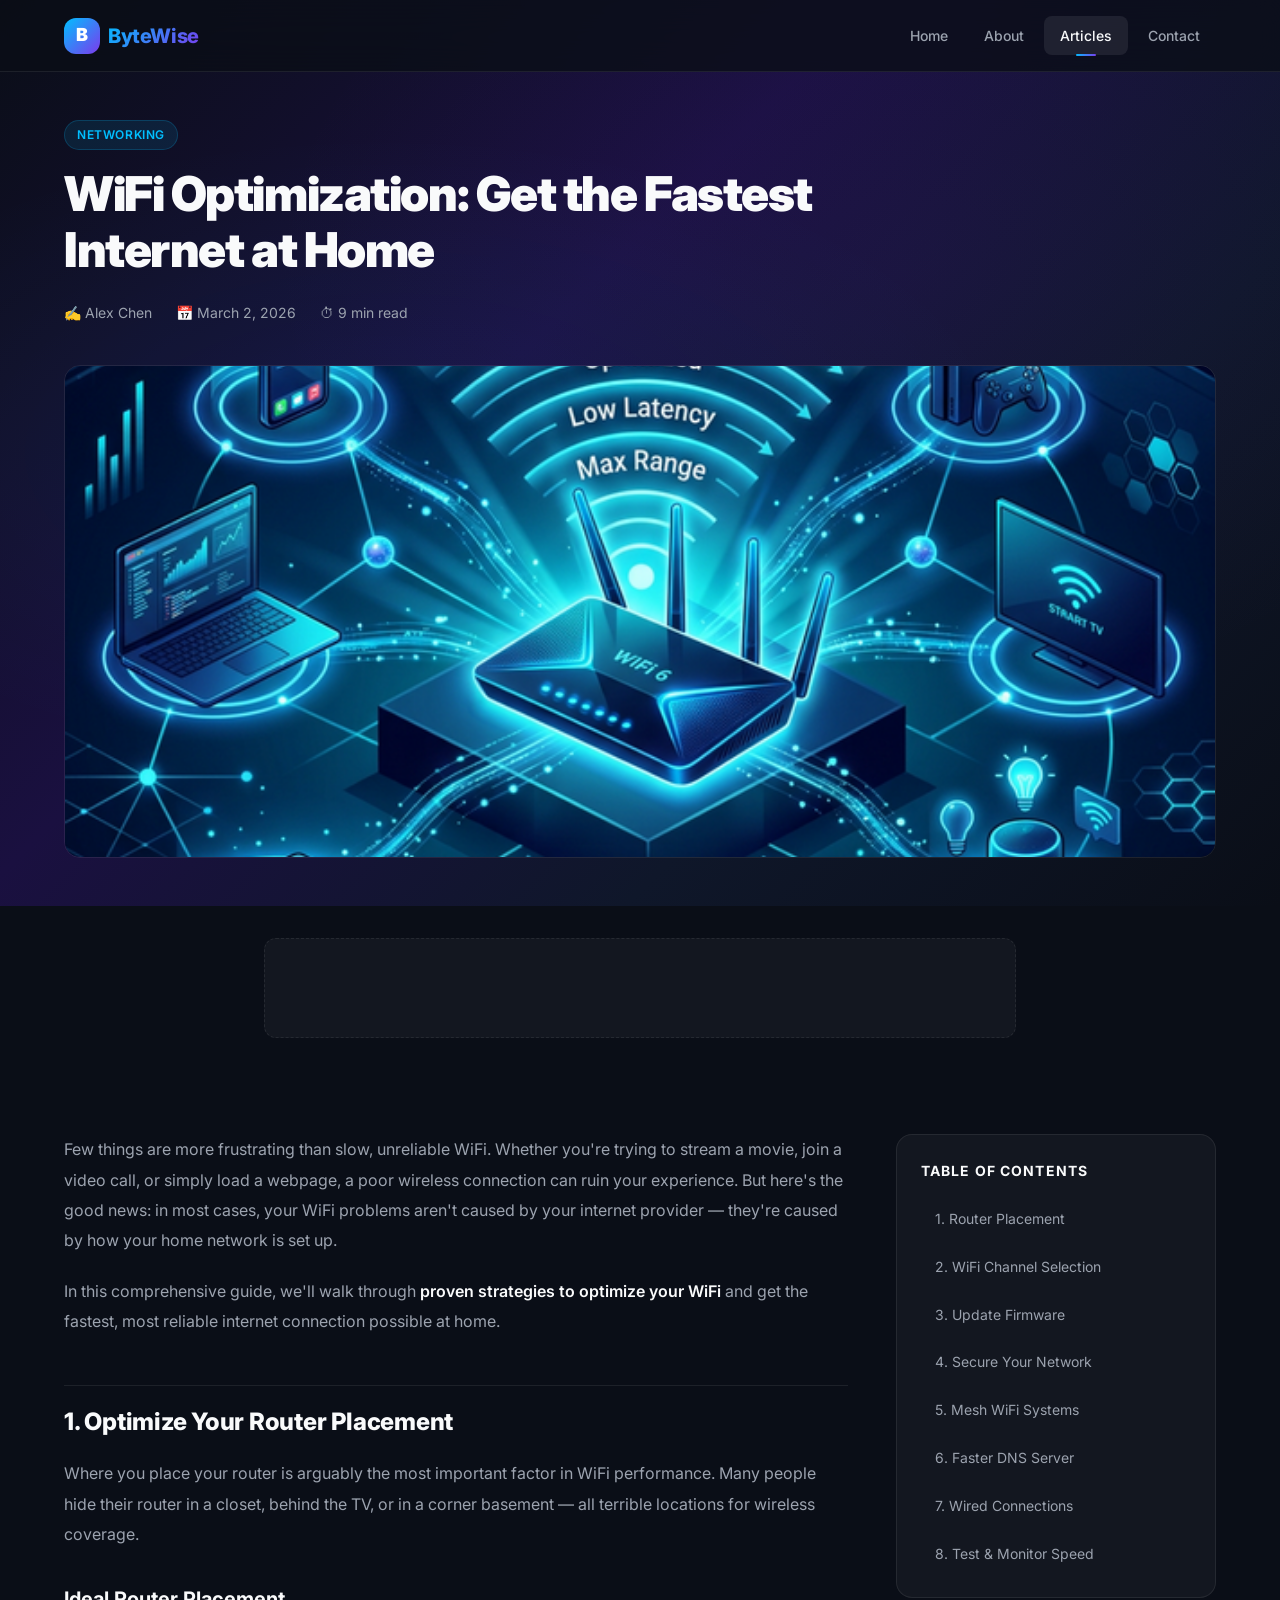
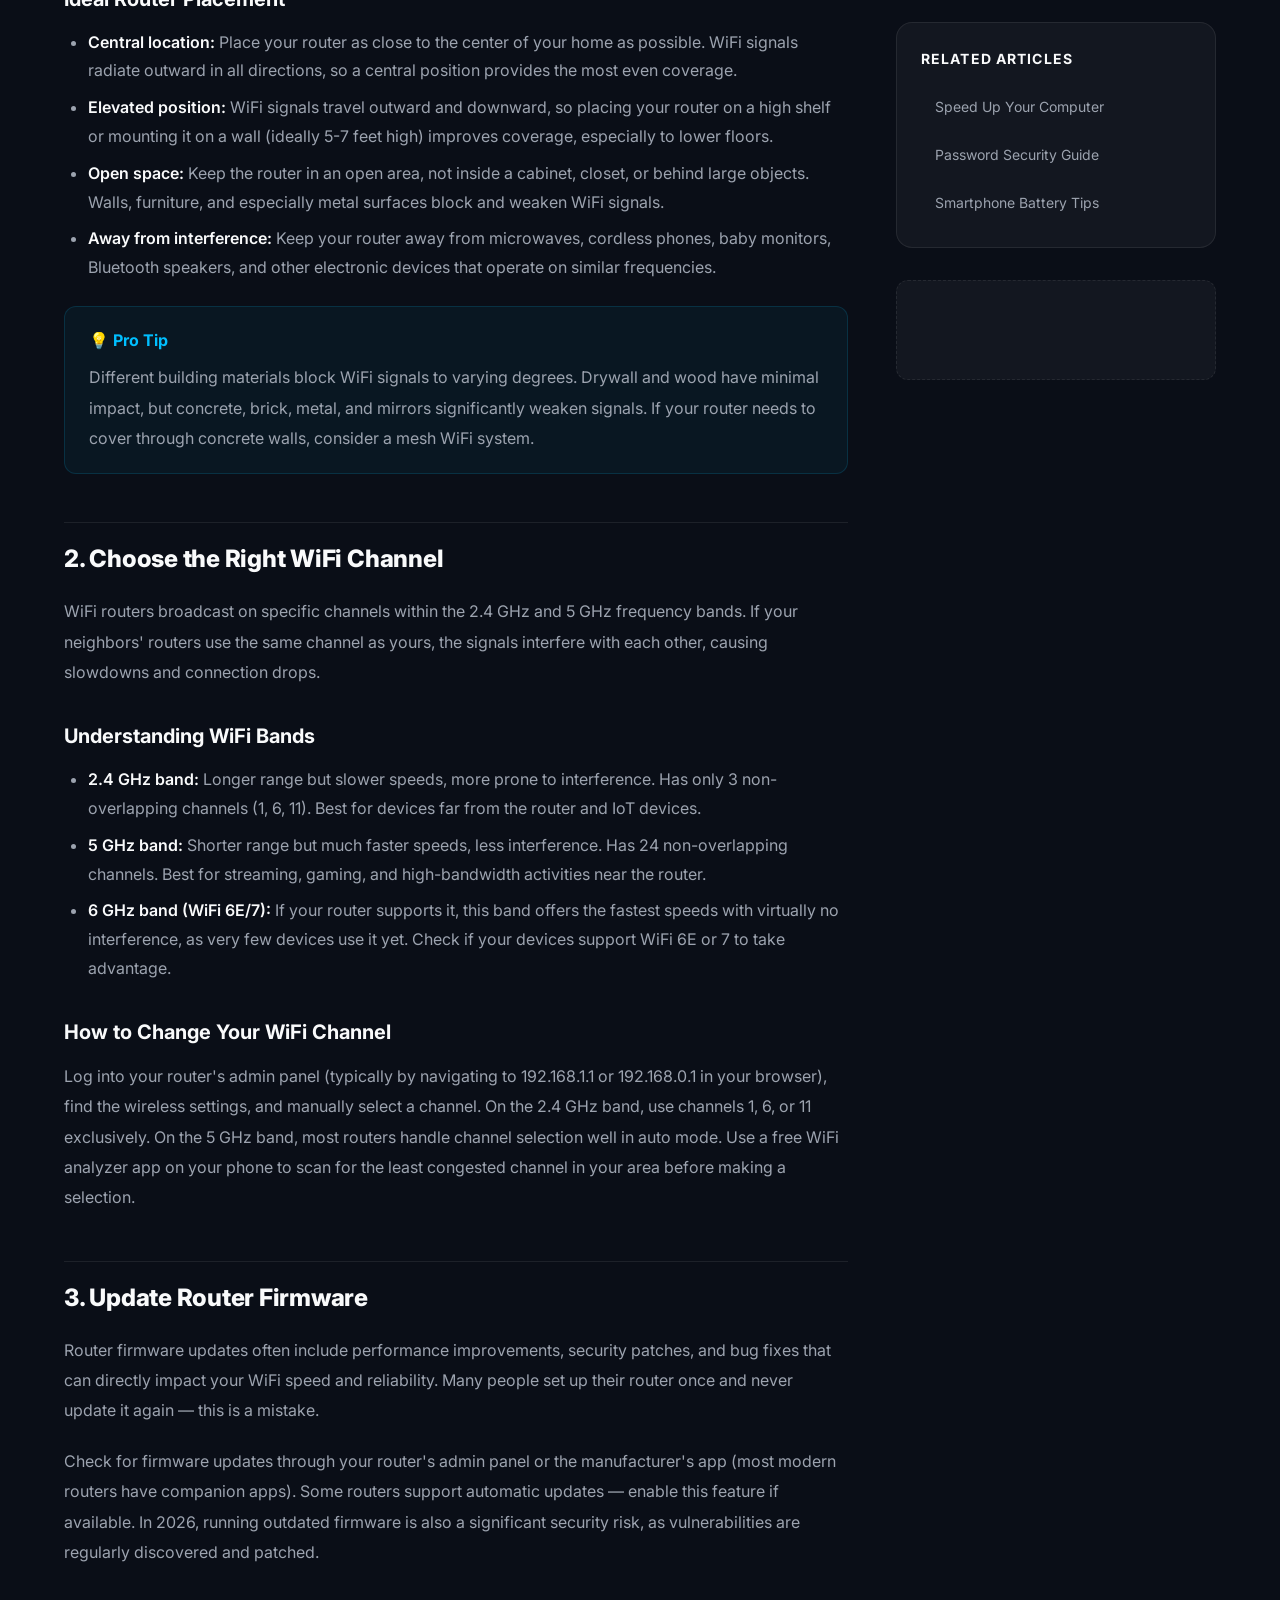
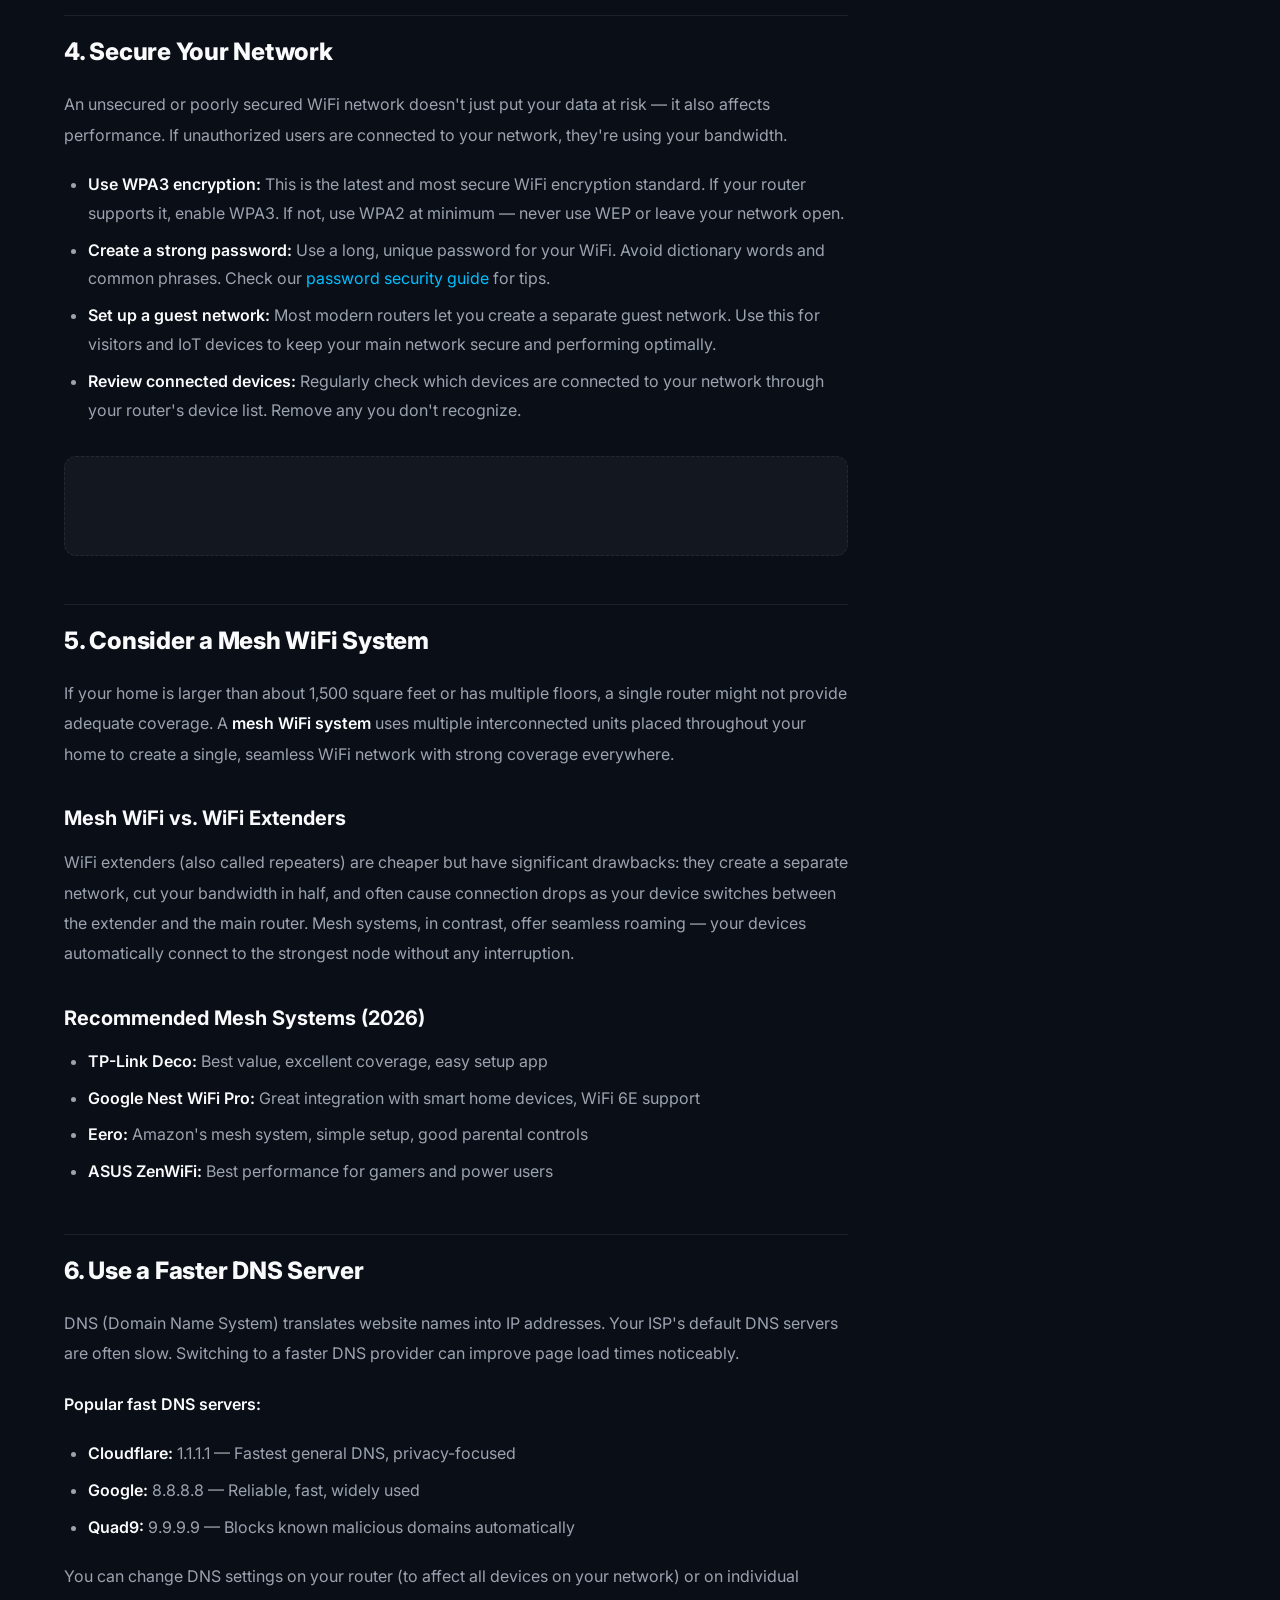
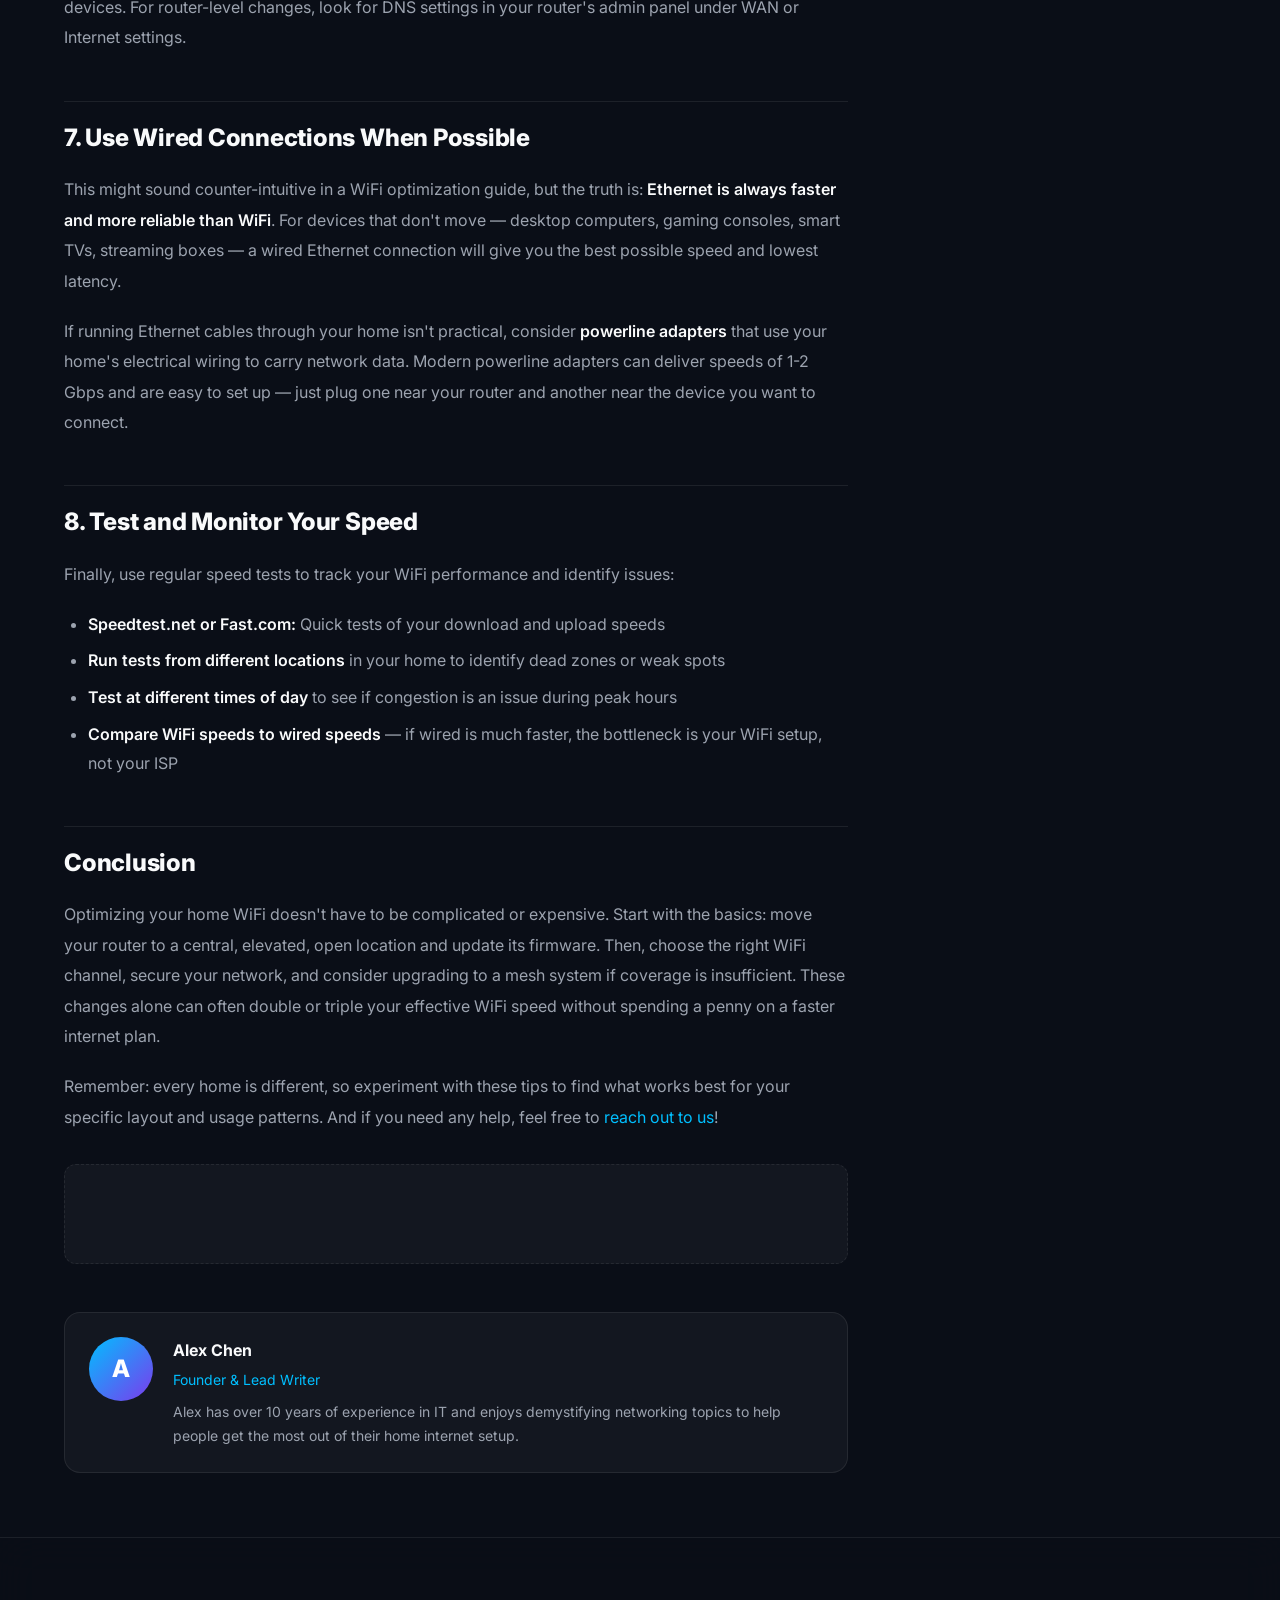
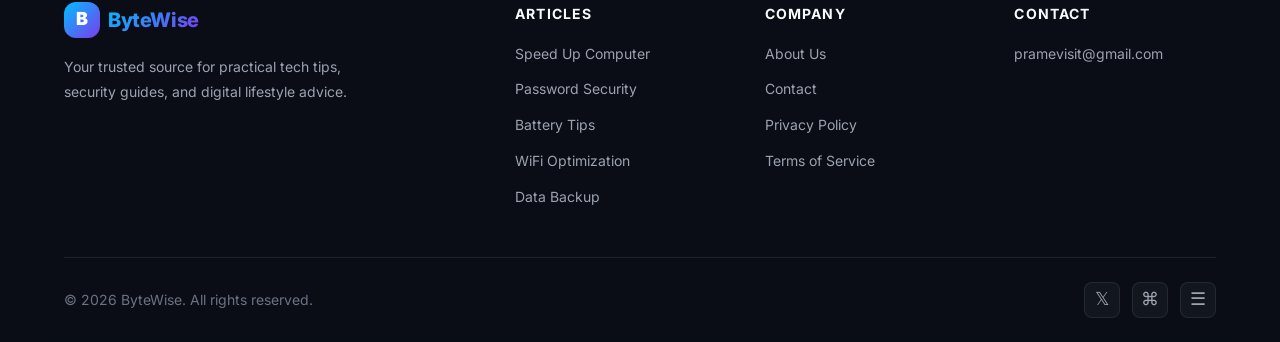
<file: articles/wifi-optimization.html>
<!DOCTYPE html>
<html lang="en">

<head>
    <meta charset="UTF-8">
    <meta name="viewport" content="width=device-width, initial-scale=1.0">
    <title>WiFi Optimization: Get the Fastest Internet at Home — ByteWise</title>
    <meta name="description"
        content="Tired of slow WiFi and dead zones? Learn how to optimize your router placement, choose the right channel, upgrade your setup, and maximize your home internet speed.">
    <meta name="keywords"
        content="WiFi optimization, faster WiFi, router placement, WiFi speed, internet slow fix, mesh WiFi, WiFi channel">
    <meta name="author" content="ByteWise">
    <meta name="robots" content="index, follow">
    <meta name="google-site-verification" content="SlWyN3oz9Paq2HHYGo31rOFZ1ajq1xb7T689OpySdWM" />
    <link rel="canonical" href="https://bytewise.com/articles/wifi-optimization.html">

    <meta property="og:type" content="article">
    <meta property="og:title" content="WiFi Optimization: Get the Fastest Internet at Home">
    <meta property="og:description"
        content="Expert tips to eliminate dead zones, reduce buffering, and maximize your home WiFi speed.">
    <meta property="article:published_time" content="2026-03-02">
    <meta property="article:section" content="Networking">

    <script type="application/ld+json">
  {
    "@context": "https://schema.org",
    "@type": "Article",
    "headline": "WiFi Optimization: Get the Fastest Internet at Home",
    "datePublished": "2026-03-02",
    "author": { "@type": "Person", "name": "Alex Chen" },
    "publisher": { "@type": "Organization", "name": "ByteWise" },
    "description": "Expert tips to maximize your home WiFi speed."
  }
  </script>

    <script async src="https://pagead2.googlesyndication.com/pagead/js/adsbygoogle.js?client=ca-pub-6546957481428602"
        crossorigin="anonymous"></script>
    <link rel="stylesheet" href="../css/style.css">
</head>

<body>

    <div class="bg-glow" aria-hidden="true"></div>

    <header class="header" id="header">
        <div class="container">
            <a href="../index.html" class="logo" aria-label="ByteWise Home">
                <div class="logo-icon">B</div><span>ByteWise</span>
            </a>
            <nav class="nav" id="main-nav" aria-label="Main navigation">
                <a href="../index.html">Home</a>
                <a href="../about.html">About</a>
                <a href="speed-up-computer.html" class="active">Articles</a>
                <a href="../contact.html">Contact</a>
            </nav>
            <button class="mobile-menu-btn" id="mobile-menu-btn" aria-label="Toggle menu" aria-expanded="false">
                <span></span><span></span><span></span>
            </button>
        </div>
    </header>

    <main>
        <section class="article-hero">
            <div class="container">
                <span class="article-hero__category">Networking</span>
                <h1>WiFi Optimization: Get the Fastest Internet at Home</h1>
                <div class="article-hero__meta">
                    <span>✍️ Alex Chen</span>
                    <span>📅 March 2, 2026</span>
                    <span>⏱ 9 min read</span>
                </div>
                <div class="article-hero__image">
                    <img src="../images/wifi-optimization.png" alt="WiFi router with signal optimization graphics"
                        width="1200" height="514">
                </div>
            </div>
        </section>

        <div class="container container--narrow">
            <div class="ad-slot" aria-label="Advertisement"><!-- AdSense Ad Unit --></div>
        </div>

        <section class="article-content">
            <div class="container">
                <div class="article-layout">
                    <div class="article-body">

                        <p>Few things are more frustrating than slow, unreliable WiFi. Whether you're trying to stream a
                            movie, join a video call, or simply load a webpage, a poor wireless connection can ruin your
                            experience. But here's the good news: in most cases, your WiFi problems aren't caused by
                            your internet provider — they're caused by how your home network is set up.</p>

                        <p>In this comprehensive guide, we'll walk through <strong>proven strategies to optimize your
                                WiFi</strong> and get the fastest, most reliable internet connection possible at home.
                        </p>

                        <h2 id="router-placement">1. Optimize Your Router Placement</h2>
                        <p>Where you place your router is arguably the most important factor in WiFi performance. Many
                            people hide their router in a closet, behind the TV, or in a corner basement — all terrible
                            locations for wireless coverage.</p>

                        <h3>Ideal Router Placement</h3>
                        <ul>
                            <li><strong>Central location:</strong> Place your router as close to the center of your home
                                as possible. WiFi signals radiate outward in all directions, so a central position
                                provides the most even coverage.</li>
                            <li><strong>Elevated position:</strong> WiFi signals travel outward and downward, so placing
                                your router on a high shelf or mounting it on a wall (ideally 5-7 feet high) improves
                                coverage, especially to lower floors.</li>
                            <li><strong>Open space:</strong> Keep the router in an open area, not inside a cabinet,
                                closet, or behind large objects. Walls, furniture, and especially metal surfaces block
                                and weaken WiFi signals.</li>
                            <li><strong>Away from interference:</strong> Keep your router away from microwaves, cordless
                                phones, baby monitors, Bluetooth speakers, and other electronic devices that operate on
                                similar frequencies.</li>
                        </ul>

                        <div class="tip-box">
                            <div class="tip-box__title">💡 Pro Tip</div>
                            <p>Different building materials block WiFi signals to varying degrees. Drywall and wood have
                                minimal impact, but concrete, brick, metal, and mirrors significantly weaken signals. If
                                your router needs to cover through concrete walls, consider a mesh WiFi system.</p>
                        </div>

                        <h2 id="wifi-channel">2. Choose the Right WiFi Channel</h2>
                        <p>WiFi routers broadcast on specific channels within the 2.4 GHz and 5 GHz frequency bands. If
                            your neighbors' routers use the same channel as yours, the signals interfere with each
                            other, causing slowdowns and connection drops.</p>

                        <h3>Understanding WiFi Bands</h3>
                        <ul>
                            <li><strong>2.4 GHz band:</strong> Longer range but slower speeds, more prone to
                                interference. Has only 3 non-overlapping channels (1, 6, 11). Best for devices far from
                                the router and IoT devices.</li>
                            <li><strong>5 GHz band:</strong> Shorter range but much faster speeds, less interference.
                                Has 24 non-overlapping channels. Best for streaming, gaming, and high-bandwidth
                                activities near the router.</li>
                            <li><strong>6 GHz band (WiFi 6E/7):</strong> If your router supports it, this band offers
                                the fastest speeds with virtually no interference, as very few devices use it yet. Check
                                if your devices support WiFi 6E or 7 to take advantage.</li>
                        </ul>

                        <h3>How to Change Your WiFi Channel</h3>
                        <p>Log into your router's admin panel (typically by navigating to 192.168.1.1 or 192.168.0.1 in
                            your browser), find the wireless settings, and manually select a channel. On the 2.4 GHz
                            band, use channels 1, 6, or 11 exclusively. On the 5 GHz band, most routers handle channel
                            selection well in auto mode. Use a free WiFi analyzer app on your phone to scan for the
                            least congested channel in your area before making a selection.</p>

                        <h2 id="firmware">3. Update Router Firmware</h2>
                        <p>Router firmware updates often include performance improvements, security patches, and bug
                            fixes that can directly impact your WiFi speed and reliability. Many people set up their
                            router once and never update it again — this is a mistake.</p>
                        <p>Check for firmware updates through your router's admin panel or the manufacturer's app (most
                            modern routers have companion apps). Some routers support automatic updates — enable this
                            feature if available. In 2026, running outdated firmware is also a significant security
                            risk, as vulnerabilities are regularly discovered and patched.</p>

                        <h2 id="security">4. Secure Your Network</h2>
                        <p>An unsecured or poorly secured WiFi network doesn't just put your data at risk — it also
                            affects performance. If unauthorized users are connected to your network, they're using your
                            bandwidth.</p>
                        <ul>
                            <li><strong>Use WPA3 encryption:</strong> This is the latest and most secure WiFi encryption
                                standard. If your router supports it, enable WPA3. If not, use WPA2 at minimum — never
                                use WEP or leave your network open.</li>
                            <li><strong>Create a strong password:</strong> Use a long, unique password for your WiFi.
                                Avoid dictionary words and common phrases. Check our <a
                                    href="password-security.html">password security guide</a> for tips.</li>
                            <li><strong>Set up a guest network:</strong> Most modern routers let you create a separate
                                guest network. Use this for visitors and IoT devices to keep your main network secure
                                and performing optimally.</li>
                            <li><strong>Review connected devices:</strong> Regularly check which devices are connected
                                to your network through your router's device list. Remove any you don't recognize.</li>
                        </ul>

                        <div class="ad-slot" aria-label="Advertisement"><!-- AdSense Ad Unit --></div>

                        <h2 id="mesh">5. Consider a Mesh WiFi System</h2>
                        <p>If your home is larger than about 1,500 square feet or has multiple floors, a single router
                            might not provide adequate coverage. A <strong>mesh WiFi system</strong> uses multiple
                            interconnected units placed throughout your home to create a single, seamless WiFi network
                            with strong coverage everywhere.</p>

                        <h3>Mesh WiFi vs. WiFi Extenders</h3>
                        <p>WiFi extenders (also called repeaters) are cheaper but have significant drawbacks: they
                            create a separate network, cut your bandwidth in half, and often cause connection drops as
                            your device switches between the extender and the main router. Mesh systems, in contrast,
                            offer seamless roaming — your devices automatically connect to the strongest node without
                            any interruption.</p>

                        <h3>Recommended Mesh Systems (2026)</h3>
                        <ul>
                            <li><strong>TP-Link Deco:</strong> Best value, excellent coverage, easy setup app</li>
                            <li><strong>Google Nest WiFi Pro:</strong> Great integration with smart home devices, WiFi
                                6E support</li>
                            <li><strong>Eero:</strong> Amazon's mesh system, simple setup, good parental controls</li>
                            <li><strong>ASUS ZenWiFi:</strong> Best performance for gamers and power users</li>
                        </ul>

                        <h2 id="dns">6. Use a Faster DNS Server</h2>
                        <p>DNS (Domain Name System) translates website names into IP addresses. Your ISP's default DNS
                            servers are often slow. Switching to a faster DNS provider can improve page load times
                            noticeably.</p>

                        <p><strong>Popular fast DNS servers:</strong></p>
                        <ul>
                            <li><strong>Cloudflare:</strong> 1.1.1.1 — Fastest general DNS, privacy-focused</li>
                            <li><strong>Google:</strong> 8.8.8.8 — Reliable, fast, widely used</li>
                            <li><strong>Quad9:</strong> 9.9.9.9 — Blocks known malicious domains automatically</li>
                        </ul>

                        <p>You can change DNS settings on your router (to affect all devices on your network) or on
                            individual devices. For router-level changes, look for DNS settings in your router's admin
                            panel under WAN or Internet settings.</p>

                        <h2 id="wired">7. Use Wired Connections When Possible</h2>
                        <p>This might sound counter-intuitive in a WiFi optimization guide, but the truth is:
                            <strong>Ethernet is always faster and more reliable than WiFi</strong>. For devices that
                            don't move — desktop computers, gaming consoles, smart TVs, streaming boxes — a wired
                            Ethernet connection will give you the best possible speed and lowest latency.
                        </p>
                        <p>If running Ethernet cables through your home isn't practical, consider <strong>powerline
                                adapters</strong> that use your home's electrical wiring to carry network data. Modern
                            powerline adapters can deliver speeds of 1-2 Gbps and are easy to set up — just plug one
                            near your router and another near the device you want to connect.</p>

                        <h2 id="speed-test">8. Test and Monitor Your Speed</h2>
                        <p>Finally, use regular speed tests to track your WiFi performance and identify issues:</p>
                        <ul>
                            <li><strong>Speedtest.net or Fast.com:</strong> Quick tests of your download and upload
                                speeds</li>
                            <li><strong>Run tests from different locations</strong> in your home to identify dead zones
                                or weak spots</li>
                            <li><strong>Test at different times of day</strong> to see if congestion is an issue during
                                peak hours</li>
                            <li><strong>Compare WiFi speeds to wired speeds</strong> — if wired is much faster, the
                                bottleneck is your WiFi setup, not your ISP</li>
                        </ul>

                        <h2>Conclusion</h2>
                        <p>Optimizing your home WiFi doesn't have to be complicated or expensive. Start with the basics:
                            move your router to a central, elevated, open location and update its firmware. Then, choose
                            the right WiFi channel, secure your network, and consider upgrading to a mesh system if
                            coverage is insufficient. These changes alone can often double or triple your effective WiFi
                            speed without spending a penny on a faster internet plan.</p>
                        <p>Remember: every home is different, so experiment with these tips to find what works best for
                            your specific layout and usage patterns. And if you need any help, feel free to <a
                                href="../contact.html">reach out to us</a>!</p>

                        <div class="ad-slot" aria-label="Advertisement"><!-- AdSense Ad Unit --></div>

                        <div class="author-bio">
                            <div class="author-bio__avatar">A</div>
                            <div>
                                <div class="author-bio__name">Alex Chen</div>
                                <div class="author-bio__role">Founder & Lead Writer</div>
                                <div class="author-bio__desc">Alex has over 10 years of experience in IT and enjoys
                                    demystifying networking topics to help people get the most out of their home
                                    internet setup.</div>
                            </div>
                        </div>

                    </div>

                    <aside class="article-sidebar">
                        <div class="sidebar-widget">
                            <h3 class="sidebar-widget__title">Table of Contents</h3>
                            <div class="toc-list">
                                <a href="#router-placement">1. Router Placement</a>
                                <a href="#wifi-channel">2. WiFi Channel Selection</a>
                                <a href="#firmware">3. Update Firmware</a>
                                <a href="#security">4. Secure Your Network</a>
                                <a href="#mesh">5. Mesh WiFi Systems</a>
                                <a href="#dns">6. Faster DNS Server</a>
                                <a href="#wired">7. Wired Connections</a>
                                <a href="#speed-test">8. Test & Monitor Speed</a>
                            </div>
                        </div>

                        <div class="sidebar-widget">
                            <h3 class="sidebar-widget__title">Related Articles</h3>
                            <div class="toc-list">
                                <a href="speed-up-computer.html">Speed Up Your Computer</a>
                                <a href="password-security.html">Password Security Guide</a>
                                <a href="smartphone-battery.html">Smartphone Battery Tips</a>
                            </div>
                        </div>

                        <div class="ad-slot" aria-label="Advertisement"><!-- AdSense Ad Unit --></div>
                    </aside>
                </div>
            </div>
        </section>
    </main>

    <footer class="footer" id="footer">
        <div class="container">
            <div class="footer-main">
                <div class="footer-brand">
                    <a href="../index.html" class="logo">
                        <div class="logo-icon">B</div><span>ByteWise</span>
                    </a>
                    <p>Your trusted source for practical tech tips, security guides, and digital lifestyle advice.</p>
                </div>
                <div>
                    <h4 class="footer-heading">Articles</h4>
                    <div class="footer-links">
                        <a href="speed-up-computer.html">Speed Up Computer</a>
                        <a href="password-security.html">Password Security</a>
                        <a href="smartphone-battery.html">Battery Tips</a>
                        <a href="wifi-optimization.html">WiFi Optimization</a>
                        <a href="data-backup.html">Data Backup</a>
                    </div>
                </div>
                <div>
                    <h4 class="footer-heading">Company</h4>
                    <div class="footer-links">
                        <a href="../about.html">About Us</a>
                        <a href="../contact.html">Contact</a>
                        <a href="../privacy-policy.html">Privacy Policy</a>
                        <a href="../terms.html">Terms of Service</a>
                    </div>
                </div>
                <div>
                    <h4 class="footer-heading">Contact</h4>
                    <div class="footer-links">
                        <a href="mailto:pramevisit@gmail.com">pramevisit@gmail.com</a>
                    </div>
                </div>
            </div>
            <div class="footer-bottom">
                <p>&copy; 2026 ByteWise. All rights reserved.</p>
                <div class="footer-social">
                    <a href="#" aria-label="Twitter">𝕏</a>
                    <a href="#" aria-label="GitHub">⌘</a>
                    <a href="#" aria-label="RSS">☰</a>
                </div>
            </div>
        </div>
    </footer>

    <script src="../js/main.js"></script>
</body>

</html>
</file>
<file: css/style.css>
/* ============================================
   ByteWise — Design System
   Dark mode tech blog with glassmorphism
   ============================================ */

/* ---------- Google Font ---------- */
@import url('https://fonts.googleapis.com/css2?family=Inter:wght@300;400;500;600;700;800;900&display=swap');

/* ---------- CSS Variables ---------- */
:root {
  /* Colors */
  --bg-primary: #0a0e17;
  --bg-secondary: #111827;
  --bg-card: rgba(17, 24, 39, 0.7);
  --bg-glass: rgba(255, 255, 255, 0.04);
  --bg-glass-hover: rgba(255, 255, 255, 0.08);
  --border-glass: rgba(255, 255, 255, 0.08);
  --border-glass-hover: rgba(255, 255, 255, 0.15);

  --accent-blue: #00BFFF;
  --accent-purple: #7C3AED;
  --accent-cyan: #06B6D4;
  --accent-pink: #EC4899;
  --accent-green: #10B981;
  --accent-orange: #F59E0B;

  --text-primary: #F9FAFB;
  --text-secondary: #9CA3AF;
  --text-muted: #6B7280;
  --text-accent: var(--accent-blue);

  --gradient-hero: linear-gradient(135deg, #0a0e17 0%, #1a1040 40%, #0f172a 70%, #0a0e17 100%);
  --gradient-accent: linear-gradient(135deg, var(--accent-blue), var(--accent-purple));
  --gradient-card: linear-gradient(135deg, rgba(0, 191, 255, 0.05), rgba(124, 58, 237, 0.05));
  --gradient-glow: radial-gradient(600px circle at var(--mouse-x, 50%) var(--mouse-y, 50%), rgba(0, 191, 255, 0.06), transparent 40%);

  /* Typography */
  --font-family: 'Inter', -apple-system, BlinkMacSystemFont, 'Segoe UI', sans-serif;
  --font-xs: 0.75rem;
  --font-sm: 0.875rem;
  --font-base: 1rem;
  --font-lg: 1.125rem;
  --font-xl: 1.25rem;
  --font-2xl: 1.5rem;
  --font-3xl: 1.875rem;
  --font-4xl: 2.25rem;
  --font-5xl: 3rem;
  --font-6xl: 3.75rem;

  /* Spacing */
  --space-1: 0.25rem;
  --space-2: 0.5rem;
  --space-3: 0.75rem;
  --space-4: 1rem;
  --space-5: 1.25rem;
  --space-6: 1.5rem;
  --space-8: 2rem;
  --space-10: 2.5rem;
  --space-12: 3rem;
  --space-16: 4rem;
  --space-20: 5rem;
  --space-24: 6rem;

  /* Border Radius */
  --radius-sm: 0.375rem;
  --radius-md: 0.5rem;
  --radius-lg: 0.75rem;
  --radius-xl: 1rem;
  --radius-2xl: 1.5rem;
  --radius-full: 9999px;

  /* Shadows */
  --shadow-sm: 0 1px 2px rgba(0, 0, 0, 0.3);
  --shadow-md: 0 4px 6px -1px rgba(0, 0, 0, 0.4);
  --shadow-lg: 0 10px 15px -3px rgba(0, 0, 0, 0.5);
  --shadow-xl: 0 20px 25px -5px rgba(0, 0, 0, 0.5);
  --shadow-glow: 0 0 20px rgba(0, 191, 255, 0.15);
  --shadow-glow-purple: 0 0 20px rgba(124, 58, 237, 0.15);

  /* Transitions */
  --transition-fast: 150ms cubic-bezier(0.4, 0, 0.2, 1);
  --transition-base: 250ms cubic-bezier(0.4, 0, 0.2, 1);
  --transition-slow: 350ms cubic-bezier(0.4, 0, 0.2, 1);
  --transition-spring: 500ms cubic-bezier(0.34, 1.56, 0.64, 1);

  /* Layout */
  --container-max: 1200px;
  --container-narrow: 800px;
  --header-height: 72px;
  --sidebar-width: 320px;
}

/* ---------- Reset & Base ---------- */
*,
*::before,
*::after {
  margin: 0;
  padding: 0;
  box-sizing: border-box;
}

html {
  scroll-behavior: smooth;
  -webkit-font-smoothing: antialiased;
  -moz-osx-font-smoothing: grayscale;
}

body {
  font-family: var(--font-family);
  font-size: var(--font-base);
  line-height: 1.7;
  color: var(--text-primary);
  background-color: var(--bg-primary);
  overflow-x: hidden;
  min-height: 100vh;
}

a {
  color: var(--accent-blue);
  text-decoration: none;
  transition: color var(--transition-fast);
}

a:hover {
  color: var(--accent-purple);
}

img {
  max-width: 100%;
  height: auto;
  display: block;
}

ul, ol {
  list-style: none;
}

button {
  cursor: pointer;
  border: none;
  background: none;
  font-family: inherit;
  font-size: inherit;
  color: inherit;
}

input, textarea {
  font-family: inherit;
  font-size: inherit;
}

/* ---------- Utility Classes ---------- */
.container {
  width: 100%;
  max-width: var(--container-max);
  margin: 0 auto;
  padding: 0 var(--space-6);
}

.container--narrow {
  max-width: var(--container-narrow);
}

.sr-only {
  position: absolute;
  width: 1px;
  height: 1px;
  padding: 0;
  margin: -1px;
  overflow: hidden;
  clip: rect(0, 0, 0, 0);
  border: 0;
}

/* ---------- Animated Background ---------- */
.bg-glow {
  position: fixed;
  top: 0;
  left: 0;
  width: 100%;
  height: 100%;
  pointer-events: none;
  z-index: 0;
  overflow: hidden;
}

.bg-glow::before,
.bg-glow::after {
  content: '';
  position: absolute;
  border-radius: 50%;
  filter: blur(120px);
  opacity: 0.3;
  animation: float 20s ease-in-out infinite;
}

.bg-glow::before {
  width: 500px;
  height: 500px;
  background: var(--accent-blue);
  top: -200px;
  right: -100px;
  opacity: 0.08;
}

.bg-glow::after {
  width: 600px;
  height: 600px;
  background: var(--accent-purple);
  bottom: -300px;
  left: -200px;
  opacity: 0.06;
  animation-delay: -10s;
}

@keyframes float {
  0%, 100% { transform: translate(0, 0) scale(1); }
  25% { transform: translate(30px, -40px) scale(1.05); }
  50% { transform: translate(-20px, 20px) scale(0.95); }
  75% { transform: translate(40px, 30px) scale(1.02); }
}

/* ---------- Header / Navigation ---------- */
.header {
  position: fixed;
  top: 0;
  left: 0;
  width: 100%;
  height: var(--header-height);
  z-index: 1000;
  background: rgba(10, 14, 23, 0.8);
  backdrop-filter: blur(20px);
  -webkit-backdrop-filter: blur(20px);
  border-bottom: 1px solid var(--border-glass);
  transition: background var(--transition-base), box-shadow var(--transition-base);
}

.header.scrolled {
  background: rgba(10, 14, 23, 0.95);
  box-shadow: var(--shadow-lg);
}

.header .container {
  display: flex;
  align-items: center;
  justify-content: space-between;
  height: 100%;
}

.logo {
  display: flex;
  align-items: center;
  gap: var(--space-2);
  font-size: var(--font-xl);
  font-weight: 800;
  color: var(--text-primary);
  text-decoration: none;
  letter-spacing: -0.02em;
}

.logo-icon {
  width: 36px;
  height: 36px;
  background: var(--gradient-accent);
  border-radius: var(--radius-lg);
  display: flex;
  align-items: center;
  justify-content: center;
  font-size: var(--font-lg);
  color: white;
  font-weight: 900;
}

.logo span {
  background: var(--gradient-accent);
  -webkit-background-clip: text;
  background-clip: text;
  -webkit-text-fill-color: transparent;
}

.nav {
  display: flex;
  align-items: center;
  gap: var(--space-1);
}

.nav a {
  color: var(--text-secondary);
  padding: var(--space-2) var(--space-4);
  border-radius: var(--radius-md);
  font-size: var(--font-sm);
  font-weight: 500;
  transition: all var(--transition-fast);
  position: relative;
}

.nav a:hover,
.nav a.active {
  color: var(--text-primary);
  background: var(--bg-glass-hover);
}

.nav a.active::after {
  content: '';
  position: absolute;
  bottom: -1px;
  left: 50%;
  transform: translateX(-50%);
  width: 20px;
  height: 2px;
  background: var(--gradient-accent);
  border-radius: var(--radius-full);
}

/* Mobile Menu Button */
.mobile-menu-btn {
  display: none;
  flex-direction: column;
  gap: 5px;
  padding: var(--space-2);
  z-index: 1001;
}

.mobile-menu-btn span {
  width: 24px;
  height: 2px;
  background: var(--text-primary);
  border-radius: var(--radius-full);
  transition: all var(--transition-base);
}

.mobile-menu-btn.active span:nth-child(1) {
  transform: rotate(45deg) translate(5px, 5px);
}

.mobile-menu-btn.active span:nth-child(2) {
  opacity: 0;
}

.mobile-menu-btn.active span:nth-child(3) {
  transform: rotate(-45deg) translate(5px, -5px);
}

/* ---------- Hero Section ---------- */
.hero {
  position: relative;
  min-height: 85vh;
  display: flex;
  align-items: center;
  padding-top: var(--header-height);
  overflow: hidden;
  background: var(--gradient-hero);
}

.hero::before {
  content: '';
  position: absolute;
  inset: 0;
  background: 
    radial-gradient(ellipse at 20% 50%, rgba(0, 191, 255, 0.08) 0%, transparent 50%),
    radial-gradient(ellipse at 80% 20%, rgba(124, 58, 237, 0.08) 0%, transparent 50%),
    radial-gradient(ellipse at 50% 80%, rgba(6, 182, 212, 0.05) 0%, transparent 50%);
  pointer-events: none;
}

/* Animated grid lines */
.hero-grid {
  position: absolute;
  inset: 0;
  background-image:
    linear-gradient(rgba(255, 255, 255, 0.015) 1px, transparent 1px),
    linear-gradient(90deg, rgba(255, 255, 255, 0.015) 1px, transparent 1px);
  background-size: 60px 60px;
  mask-image: radial-gradient(ellipse at center, black 30%, transparent 70%);
  -webkit-mask-image: radial-gradient(ellipse at center, black 30%, transparent 70%);
}

.hero-content {
  position: relative;
  z-index: 1;
  max-width: 720px;
}

.hero-badge {
  display: inline-flex;
  align-items: center;
  gap: var(--space-2);
  padding: var(--space-2) var(--space-4);
  background: var(--bg-glass);
  border: 1px solid var(--border-glass);
  border-radius: var(--radius-full);
  font-size: var(--font-sm);
  color: var(--accent-blue);
  font-weight: 500;
  margin-bottom: var(--space-6);
  animation: fadeInUp 0.6s ease-out;
}

.hero-badge .dot {
  width: 8px;
  height: 8px;
  background: var(--accent-green);
  border-radius: 50%;
  animation: pulse-dot 2s ease-in-out infinite;
}

@keyframes pulse-dot {
  0%, 100% { opacity: 1; transform: scale(1); }
  50% { opacity: 0.5; transform: scale(0.8); }
}

.hero h1 {
  font-size: clamp(var(--font-4xl), 5vw, var(--font-6xl));
  font-weight: 900;
  line-height: 1.1;
  letter-spacing: -0.03em;
  margin-bottom: var(--space-6);
  animation: fadeInUp 0.6s ease-out 0.1s both;
}

.hero h1 .gradient-text {
  background: var(--gradient-accent);
  -webkit-background-clip: text;
  background-clip: text;
  -webkit-text-fill-color: transparent;
}

.hero p {
  font-size: var(--font-lg);
  color: var(--text-secondary);
  line-height: 1.8;
  max-width: 560px;
  margin-bottom: var(--space-8);
  animation: fadeInUp 0.6s ease-out 0.2s both;
}

.hero-actions {
  display: flex;
  gap: var(--space-4);
  flex-wrap: wrap;
  animation: fadeInUp 0.6s ease-out 0.3s both;
}

/* ---------- Buttons ---------- */
.btn {
  display: inline-flex;
  align-items: center;
  gap: var(--space-2);
  padding: var(--space-3) var(--space-6);
  border-radius: var(--radius-lg);
  font-weight: 600;
  font-size: var(--font-sm);
  transition: all var(--transition-base);
  position: relative;
  overflow: hidden;
}

.btn--primary {
  background: var(--gradient-accent);
  color: white;
  box-shadow: var(--shadow-glow);
}

.btn--primary:hover {
  transform: translateY(-2px);
  box-shadow: 0 0 30px rgba(0, 191, 255, 0.3);
  color: white;
}

.btn--outline {
  border: 1px solid var(--border-glass-hover);
  color: var(--text-primary);
  background: var(--bg-glass);
}

.btn--outline:hover {
  background: var(--bg-glass-hover);
  border-color: var(--accent-blue);
  color: var(--accent-blue);
  transform: translateY(-2px);
}

/* ---------- Section Styles ---------- */
.section {
  position: relative;
  padding: var(--space-24) 0;
  z-index: 1;
}

.section-header {
  text-align: center;
  margin-bottom: var(--space-16);
}

.section-label {
  display: inline-flex;
  align-items: center;
  gap: var(--space-2);
  font-size: var(--font-sm);
  font-weight: 600;
  color: var(--accent-blue);
  text-transform: uppercase;
  letter-spacing: 0.1em;
  margin-bottom: var(--space-4);
}

.section-title {
  font-size: clamp(var(--font-3xl), 3.5vw, var(--font-4xl));
  font-weight: 800;
  letter-spacing: -0.02em;
  margin-bottom: var(--space-4);
}

.section-desc {
  font-size: var(--font-lg);
  color: var(--text-secondary);
  max-width: 600px;
  margin: 0 auto;
}

/* ---------- Article Cards Grid ---------- */
.articles-grid {
  display: grid;
  grid-template-columns: repeat(auto-fill, minmax(340px, 1fr));
  gap: var(--space-6);
}

.article-card {
  background: var(--bg-card);
  border: 1px solid var(--border-glass);
  border-radius: var(--radius-xl);
  overflow: hidden;
  transition: all var(--transition-base);
  position: relative;
}

.article-card::before {
  content: '';
  position: absolute;
  inset: 0;
  background: var(--gradient-card);
  opacity: 0;
  transition: opacity var(--transition-base);
  pointer-events: none;
  z-index: 1;
}

.article-card:hover {
  transform: translateY(-4px);
  border-color: var(--border-glass-hover);
  box-shadow: var(--shadow-xl), var(--shadow-glow);
}

.article-card:hover::before {
  opacity: 1;
}

.article-card__image {
  position: relative;
  aspect-ratio: 16 / 9;
  overflow: hidden;
}

.article-card__image img {
  width: 100%;
  height: 100%;
  object-fit: cover;
  transition: transform var(--transition-slow);
}

.article-card:hover .article-card__image img {
  transform: scale(1.05);
}

.article-card__category {
  position: absolute;
  top: var(--space-4);
  left: var(--space-4);
  padding: var(--space-1) var(--space-3);
  background: rgba(10, 14, 23, 0.8);
  backdrop-filter: blur(10px);
  border: 1px solid var(--border-glass);
  border-radius: var(--radius-full);
  font-size: var(--font-xs);
  font-weight: 600;
  color: var(--accent-blue);
  text-transform: uppercase;
  letter-spacing: 0.05em;
  z-index: 2;
}

.article-card__body {
  padding: var(--space-6);
  position: relative;
  z-index: 2;
}

.article-card__meta {
  display: flex;
  align-items: center;
  gap: var(--space-4);
  margin-bottom: var(--space-3);
  font-size: var(--font-xs);
  color: var(--text-muted);
}

.article-card__meta span {
  display: flex;
  align-items: center;
  gap: var(--space-1);
}

.article-card__title {
  font-size: var(--font-xl);
  font-weight: 700;
  line-height: 1.3;
  margin-bottom: var(--space-3);
  letter-spacing: -0.01em;
}

.article-card__title a {
  color: var(--text-primary);
  transition: color var(--transition-fast);
}

.article-card__title a:hover {
  color: var(--accent-blue);
}

.article-card__excerpt {
  color: var(--text-secondary);
  font-size: var(--font-sm);
  line-height: 1.7;
  margin-bottom: var(--space-4);
  display: -webkit-box;
  -webkit-line-clamp: 3;
  -webkit-box-orient: vertical;
  overflow: hidden;
}

.article-card__footer {
  display: flex;
  align-items: center;
  justify-content: space-between;
}

.article-card__read-more {
  font-size: var(--font-sm);
  font-weight: 600;
  color: var(--accent-blue);
  display: flex;
  align-items: center;
  gap: var(--space-2);
  transition: gap var(--transition-fast);
}

.article-card:hover .article-card__read-more {
  gap: var(--space-3);
}

/* ---------- Categories Section ---------- */
.categories-grid {
  display: grid;
  grid-template-columns: repeat(auto-fill, minmax(180px, 1fr));
  gap: var(--space-4);
}

.category-card {
  background: var(--bg-glass);
  border: 1px solid var(--border-glass);
  border-radius: var(--radius-xl);
  padding: var(--space-6);
  text-align: center;
  transition: all var(--transition-base);
  cursor: pointer;
  text-decoration: none;
}

.category-card:hover {
  background: var(--bg-glass-hover);
  border-color: var(--border-glass-hover);
  transform: translateY(-2px);
  box-shadow: var(--shadow-glow);
}

.category-card__icon {
  font-size: var(--font-4xl);
  margin-bottom: var(--space-3);
  display: block;
}

.category-card__name {
  font-weight: 600;
  font-size: var(--font-sm);
  color: var(--text-primary);
  margin-bottom: var(--space-1);
}

.category-card__count {
  font-size: var(--font-xs);
  color: var(--text-muted);
}

/* ---------- Newsletter Section ---------- */
.newsletter {
  background: var(--bg-glass);
  border: 1px solid var(--border-glass);
  border-radius: var(--radius-2xl);
  padding: var(--space-16) var(--space-8);
  text-align: center;
  position: relative;
  overflow: hidden;
}

.newsletter::before {
  content: '';
  position: absolute;
  inset: 0;
  background: var(--gradient-card);
  pointer-events: none;
}

.newsletter h2 {
  font-size: var(--font-3xl);
  font-weight: 800;
  margin-bottom: var(--space-4);
  position: relative;
}

.newsletter p {
  color: var(--text-secondary);
  margin-bottom: var(--space-8);
  max-width: 480px;
  margin-left: auto;
  margin-right: auto;
  position: relative;
}

.newsletter-form {
  display: flex;
  gap: var(--space-3);
  max-width: 460px;
  margin: 0 auto;
  position: relative;
}

.newsletter-form input {
  flex: 1;
  padding: var(--space-3) var(--space-5);
  background: var(--bg-secondary);
  border: 1px solid var(--border-glass);
  border-radius: var(--radius-lg);
  color: var(--text-primary);
  outline: none;
  transition: border-color var(--transition-fast);
}

.newsletter-form input::placeholder {
  color: var(--text-muted);
}

.newsletter-form input:focus {
  border-color: var(--accent-blue);
  box-shadow: 0 0 0 3px rgba(0, 191, 255, 0.1);
}

/* ---------- AdSense Placeholder ---------- */
.ad-slot {
  background: var(--bg-glass);
  border: 1px dashed var(--border-glass);
  border-radius: var(--radius-lg);
  padding: var(--space-8) var(--space-4);
  text-align: center;
  color: var(--text-muted);
  font-size: var(--font-sm);
  margin: var(--space-8) 0;
  min-height: 100px;
  display: flex;
  align-items: center;
  justify-content: center;
}

/* ---------- Footer ---------- */
.footer {
  position: relative;
  z-index: 1;
  border-top: 1px solid var(--border-glass);
  background: rgba(10, 14, 23, 0.9);
  backdrop-filter: blur(20px);
}

.footer-main {
  display: grid;
  grid-template-columns: 2fr 1fr 1fr 1fr;
  gap: var(--space-12);
  padding: var(--space-16) 0 var(--space-12);
}

.footer-brand p {
  color: var(--text-secondary);
  font-size: var(--font-sm);
  margin-top: var(--space-4);
  line-height: 1.8;
  max-width: 300px;
}

.footer-heading {
  font-size: var(--font-sm);
  font-weight: 700;
  text-transform: uppercase;
  letter-spacing: 0.08em;
  color: var(--text-primary);
  margin-bottom: var(--space-4);
}

.footer-links {
  display: flex;
  flex-direction: column;
  gap: var(--space-3);
}

.footer-links a {
  color: var(--text-secondary);
  font-size: var(--font-sm);
  transition: color var(--transition-fast);
}

.footer-links a:hover {
  color: var(--accent-blue);
}

.footer-bottom {
  display: flex;
  align-items: center;
  justify-content: space-between;
  padding: var(--space-6) 0;
  border-top: 1px solid var(--border-glass);
  font-size: var(--font-sm);
  color: var(--text-muted);
}

.footer-social {
  display: flex;
  gap: var(--space-3);
}

.footer-social a {
  width: 36px;
  height: 36px;
  display: flex;
  align-items: center;
  justify-content: center;
  border-radius: var(--radius-md);
  background: var(--bg-glass);
  border: 1px solid var(--border-glass);
  color: var(--text-secondary);
  transition: all var(--transition-fast);
  font-size: var(--font-lg);
}

.footer-social a:hover {
  background: var(--bg-glass-hover);
  color: var(--accent-blue);
  border-color: var(--accent-blue);
}

/* ---------- Article Page ---------- */
.article-hero {
  position: relative;
  padding-top: calc(var(--header-height) + var(--space-12));
  padding-bottom: var(--space-12);
  background: var(--gradient-hero);
}

.article-hero::before {
  content: '';
  position: absolute;
  inset: 0;
  background: 
    radial-gradient(ellipse at 30% 50%, rgba(0, 191, 255, 0.06) 0%, transparent 50%),
    radial-gradient(ellipse at 70% 30%, rgba(124, 58, 237, 0.06) 0%, transparent 50%);
  pointer-events: none;
}

.article-hero .container {
  position: relative;
  z-index: 1;
}

.article-hero__category {
  display: inline-flex;
  padding: var(--space-1) var(--space-3);
  background: rgba(0, 191, 255, 0.1);
  border: 1px solid rgba(0, 191, 255, 0.2);
  border-radius: var(--radius-full);
  font-size: var(--font-xs);
  font-weight: 600;
  color: var(--accent-blue);
  text-transform: uppercase;
  letter-spacing: 0.05em;
  margin-bottom: var(--space-4);
}

.article-hero h1 {
  font-size: clamp(var(--font-3xl), 4vw, var(--font-5xl));
  font-weight: 900;
  line-height: 1.15;
  letter-spacing: -0.03em;
  margin-bottom: var(--space-6);
  max-width: 800px;
}

.article-hero__meta {
  display: flex;
  align-items: center;
  gap: var(--space-6);
  color: var(--text-secondary);
  font-size: var(--font-sm);
  flex-wrap: wrap;
}

.article-hero__meta span {
  display: flex;
  align-items: center;
  gap: var(--space-2);
}

.article-hero__image {
  margin-top: var(--space-10);
  border-radius: var(--radius-xl);
  overflow: hidden;
  border: 1px solid var(--border-glass);
  aspect-ratio: 21 / 9;
}

.article-hero__image img {
  width: 100%;
  height: 100%;
  object-fit: cover;
}

/* Article Content */
.article-content {
  padding: var(--space-16) 0;
}

.article-layout {
  display: grid;
  grid-template-columns: 1fr var(--sidebar-width);
  gap: var(--space-12);
  align-items: start;
}

.article-body {
  max-width: none;
}

.article-body h2 {
  font-size: var(--font-2xl);
  font-weight: 800;
  margin-top: var(--space-12);
  margin-bottom: var(--space-4);
  padding-top: var(--space-4);
  border-top: 1px solid var(--border-glass);
  letter-spacing: -0.01em;
}

.article-body h2:first-child {
  margin-top: 0;
  padding-top: 0;
  border-top: none;
}

.article-body h3 {
  font-size: var(--font-xl);
  font-weight: 700;
  margin-top: var(--space-8);
  margin-bottom: var(--space-3);
}

.article-body p {
  color: var(--text-secondary);
  line-height: 1.9;
  margin-bottom: var(--space-5);
  font-size: var(--font-base);
}

.article-body ul,
.article-body ol {
  margin-bottom: var(--space-5);
  padding-left: var(--space-6);
}

.article-body ul {
  list-style: disc;
}

.article-body ol {
  list-style: decimal;
}

.article-body li {
  color: var(--text-secondary);
  line-height: 1.8;
  margin-bottom: var(--space-2);
}

.article-body strong {
  color: var(--text-primary);
  font-weight: 600;
}

.article-body blockquote {
  border-left: 3px solid var(--accent-blue);
  padding: var(--space-4) var(--space-6);
  margin: var(--space-6) 0;
  background: var(--bg-glass);
  border-radius: 0 var(--radius-lg) var(--radius-lg) 0;
  color: var(--text-secondary);
  font-style: italic;
}

.article-body code {
  background: var(--bg-glass);
  padding: var(--space-1) var(--space-2);
  border-radius: var(--radius-sm);
  font-size: 0.9em;
  color: var(--accent-cyan);
  border: 1px solid var(--border-glass);
}

.tip-box {
  background: rgba(0, 191, 255, 0.05);
  border: 1px solid rgba(0, 191, 255, 0.15);
  border-radius: var(--radius-lg);
  padding: var(--space-5) var(--space-6);
  margin: var(--space-6) 0;
}

.tip-box__title {
  font-weight: 700;
  color: var(--accent-blue);
  margin-bottom: var(--space-2);
  display: flex;
  align-items: center;
  gap: var(--space-2);
}

.tip-box p {
  margin-bottom: 0;
}

.warning-box {
  background: rgba(245, 158, 11, 0.05);
  border: 1px solid rgba(245, 158, 11, 0.15);
  border-radius: var(--radius-lg);
  padding: var(--space-5) var(--space-6);
  margin: var(--space-6) 0;
}

.warning-box__title {
  font-weight: 700;
  color: var(--accent-orange);
  margin-bottom: var(--space-2);
  display: flex;
  align-items: center;
  gap: var(--space-2);
}

/* Sidebar */
.article-sidebar {
  position: sticky;
  top: calc(var(--header-height) + var(--space-6));
}

.sidebar-widget {
  background: var(--bg-glass);
  border: 1px solid var(--border-glass);
  border-radius: var(--radius-xl);
  padding: var(--space-6);
  margin-bottom: var(--space-6);
}

.sidebar-widget__title {
  font-size: var(--font-sm);
  font-weight: 700;
  text-transform: uppercase;
  letter-spacing: 0.08em;
  margin-bottom: var(--space-4);
  color: var(--text-primary);
}

.toc-list {
  display: flex;
  flex-direction: column;
  gap: var(--space-2);
}

.toc-list a {
  color: var(--text-secondary);
  font-size: var(--font-sm);
  padding: var(--space-2) var(--space-3);
  border-radius: var(--radius-md);
  border-left: 2px solid transparent;
  transition: all var(--transition-fast);
}

.toc-list a:hover,
.toc-list a.active {
  color: var(--accent-blue);
  background: rgba(0, 191, 255, 0.05);
  border-left-color: var(--accent-blue);
}

/* Author Bio */
.author-bio {
  display: flex;
  gap: var(--space-5);
  align-items: flex-start;
  background: var(--bg-glass);
  border: 1px solid var(--border-glass);
  border-radius: var(--radius-xl);
  padding: var(--space-6);
  margin-top: var(--space-12);
}

.author-bio__avatar {
  width: 64px;
  height: 64px;
  border-radius: var(--radius-full);
  background: var(--gradient-accent);
  display: flex;
  align-items: center;
  justify-content: center;
  font-size: var(--font-2xl);
  font-weight: 800;
  color: white;
  flex-shrink: 0;
}

.author-bio__name {
  font-weight: 700;
  margin-bottom: var(--space-1);
}

.author-bio__role {
  font-size: var(--font-sm);
  color: var(--accent-blue);
  margin-bottom: var(--space-2);
}

.author-bio__desc {
  font-size: var(--font-sm);
  color: var(--text-secondary);
  line-height: 1.7;
}

/* Related Articles */
.related-articles {
  margin-top: var(--space-16);
}

.related-articles h2 {
  font-size: var(--font-2xl);
  font-weight: 800;
  margin-bottom: var(--space-8);
}

/* ---------- Page Styles (About, Contact, etc.) ---------- */
.page-hero {
  padding-top: calc(var(--header-height) + var(--space-16));
  padding-bottom: var(--space-12);
  background: var(--gradient-hero);
  text-align: center;
  position: relative;
}

.page-hero::before {
  content: '';
  position: absolute;
  inset: 0;
  background: 
    radial-gradient(ellipse at 50% 50%, rgba(0, 191, 255, 0.06) 0%, transparent 50%);
  pointer-events: none;
}

.page-hero .container {
  position: relative;
  z-index: 1;
}

.page-hero h1 {
  font-size: clamp(var(--font-3xl), 4vw, var(--font-5xl));
  font-weight: 900;
  letter-spacing: -0.03em;
  margin-bottom: var(--space-4);
}

.page-hero p {
  font-size: var(--font-lg);
  color: var(--text-secondary);
  max-width: 560px;
  margin: 0 auto;
}

.page-content {
  padding: var(--space-16) 0;
}

.page-content .container--narrow {
  line-height: 1.9;
}

.page-content h2 {
  font-size: var(--font-2xl);
  font-weight: 800;
  margin-top: var(--space-12);
  margin-bottom: var(--space-4);
  letter-spacing: -0.01em;
}

.page-content h3 {
  font-size: var(--font-xl);
  font-weight: 700;
  margin-top: var(--space-8);
  margin-bottom: var(--space-3);
}

.page-content p {
  color: var(--text-secondary);
  margin-bottom: var(--space-5);
}

.page-content ul {
  margin-bottom: var(--space-5);
  padding-left: var(--space-6);
  list-style: disc;
}

.page-content li {
  color: var(--text-secondary);
  margin-bottom: var(--space-2);
  line-height: 1.8;
}

.page-content a {
  color: var(--accent-blue);
}

/* Contact Form */
.contact-form {
  background: var(--bg-glass);
  border: 1px solid var(--border-glass);
  border-radius: var(--radius-xl);
  padding: var(--space-8);
  margin-top: var(--space-8);
}

.form-group {
  margin-bottom: var(--space-5);
}

.form-group label {
  display: block;
  font-size: var(--font-sm);
  font-weight: 600;
  color: var(--text-primary);
  margin-bottom: var(--space-2);
}

.form-group input,
.form-group textarea {
  width: 100%;
  padding: var(--space-3) var(--space-4);
  background: var(--bg-secondary);
  border: 1px solid var(--border-glass);
  border-radius: var(--radius-lg);
  color: var(--text-primary);
  outline: none;
  transition: border-color var(--transition-fast), box-shadow var(--transition-fast);
}

.form-group input:focus,
.form-group textarea:focus {
  border-color: var(--accent-blue);
  box-shadow: 0 0 0 3px rgba(0, 191, 255, 0.1);
}

.form-group textarea {
  min-height: 150px;
  resize: vertical;
}

/* About Page Cards */
.team-grid {
  display: grid;
  grid-template-columns: repeat(auto-fill, minmax(260px, 1fr));
  gap: var(--space-6);
  margin-top: var(--space-8);
}

.team-card {
  background: var(--bg-glass);
  border: 1px solid var(--border-glass);
  border-radius: var(--radius-xl);
  padding: var(--space-6);
  text-align: center;
  transition: all var(--transition-base);
}

.team-card:hover {
  transform: translateY(-2px);
  border-color: var(--border-glass-hover);
}

.team-card__avatar {
  width: 80px;
  height: 80px;
  border-radius: var(--radius-full);
  background: var(--gradient-accent);
  display: flex;
  align-items: center;
  justify-content: center;
  font-size: var(--font-3xl);
  margin: 0 auto var(--space-4);
  color: white;
  font-weight: 800;
}

.team-card__name {
  font-weight: 700;
  margin-bottom: var(--space-1);
}

.team-card__role {
  color: var(--accent-blue);
  font-size: var(--font-sm);
  margin-bottom: var(--space-3);
}

.team-card__desc {
  color: var(--text-secondary);
  font-size: var(--font-sm);
  line-height: 1.7;
}

/* Values Section */
.values-grid {
  display: grid;
  grid-template-columns: repeat(auto-fill, minmax(280px, 1fr));
  gap: var(--space-6);
  margin-top: var(--space-8);
}

.value-card {
  background: var(--bg-glass);
  border: 1px solid var(--border-glass);
  border-radius: var(--radius-xl);
  padding: var(--space-6);
  transition: all var(--transition-base);
}

.value-card:hover {
  transform: translateY(-2px);
  border-color: var(--border-glass-hover);
}

.value-card__icon {
  font-size: var(--font-3xl);
  margin-bottom: var(--space-3);
}

.value-card__title {
  font-weight: 700;
  margin-bottom: var(--space-2);
}

.value-card__desc {
  color: var(--text-secondary);
  font-size: var(--font-sm);
  line-height: 1.7;
}

/* ---------- Search ---------- */
.search-bar {
  position: relative;
  max-width: 480px;
  margin: 0 auto var(--space-10);
}

.search-bar input {
  width: 100%;
  padding: var(--space-4) var(--space-5);
  padding-left: var(--space-12);
  background: var(--bg-glass);
  border: 1px solid var(--border-glass);
  border-radius: var(--radius-xl);
  color: var(--text-primary);
  font-size: var(--font-base);
  outline: none;
  transition: all var(--transition-fast);
}

.search-bar input::placeholder {
  color: var(--text-muted);
}

.search-bar input:focus {
  border-color: var(--accent-blue);
  box-shadow: 0 0 0 3px rgba(0, 191, 255, 0.1);
  background: var(--bg-glass-hover);
}

.search-bar__icon {
  position: absolute;
  left: var(--space-5);
  top: 50%;
  transform: translateY(-50%);
  color: var(--text-muted);
  font-size: var(--font-lg);
  pointer-events: none;
}

/* ---------- Animations ---------- */
.fade-in {
  opacity: 0;
  transform: translateY(30px);
  transition: opacity 0.6s ease-out, transform 0.6s ease-out;
}

.fade-in.visible {
  opacity: 1;
  transform: translateY(0);
}

.fade-in-left {
  opacity: 0;
  transform: translateX(-30px);
  transition: opacity 0.6s ease-out, transform 0.6s ease-out;
}

.fade-in-left.visible {
  opacity: 1;
  transform: translateX(0);
}

.fade-in-right {
  opacity: 0;
  transform: translateX(30px);
  transition: opacity 0.6s ease-out, transform 0.6s ease-out;
}

.fade-in-right.visible {
  opacity: 1;
  transform: translateX(0);
}

@keyframes fadeInUp {
  from {
    opacity: 0;
    transform: translateY(20px);
  }
  to {
    opacity: 1;
    transform: translateY(0);
  }
}

@keyframes shimmer {
  0% { background-position: -200% 0; }
  100% { background-position: 200% 0; }
}

/* ---------- Responsive ---------- */
@media (max-width: 1024px) {
  .article-layout {
    grid-template-columns: 1fr;
  }

  .article-sidebar {
    position: static;
    display: grid;
    grid-template-columns: repeat(auto-fill, minmax(250px, 1fr));
    gap: var(--space-6);
  }

  .footer-main {
    grid-template-columns: 1fr 1fr;
    gap: var(--space-8);
  }
}

@media (max-width: 768px) {
  :root {
    --header-height: 64px;
  }

  .nav {
    display: none;
    position: fixed;
    top: 0;
    left: 0;
    width: 100%;
    height: 100vh;
    background: rgba(10, 14, 23, 0.98);
    backdrop-filter: blur(20px);
    flex-direction: column;
    justify-content: center;
    align-items: center;
    gap: var(--space-2);
    z-index: 999;
  }

  .nav.active {
    display: flex;
  }

  .nav a {
    font-size: var(--font-xl);
    padding: var(--space-4) var(--space-8);
  }

  .mobile-menu-btn {
    display: flex;
  }

  .hero {
    min-height: 70vh;
    text-align: center;
  }

  .hero-content {
    max-width: 100%;
  }

  .hero p {
    margin-left: auto;
    margin-right: auto;
  }

  .hero-actions {
    justify-content: center;
  }

  .articles-grid {
    grid-template-columns: 1fr;
  }

  .categories-grid {
    grid-template-columns: repeat(2, 1fr);
  }

  .newsletter {
    padding: var(--space-10) var(--space-6);
  }

  .newsletter-form {
    flex-direction: column;
  }

  .footer-main {
    grid-template-columns: 1fr;
    gap: var(--space-8);
    padding: var(--space-10) 0 var(--space-8);
  }

  .footer-bottom {
    flex-direction: column;
    gap: var(--space-4);
    text-align: center;
  }

  .author-bio {
    flex-direction: column;
    align-items: center;
    text-align: center;
  }

  .article-hero__meta {
    justify-content: center;
  }

  .search-bar {
    max-width: 100%;
  }
}

@media (max-width: 480px) {
  .categories-grid {
    grid-template-columns: 1fr 1fr;
  }

  .team-grid {
    grid-template-columns: 1fr;
  }

  .values-grid {
    grid-template-columns: 1fr;
  }
}
</file>
